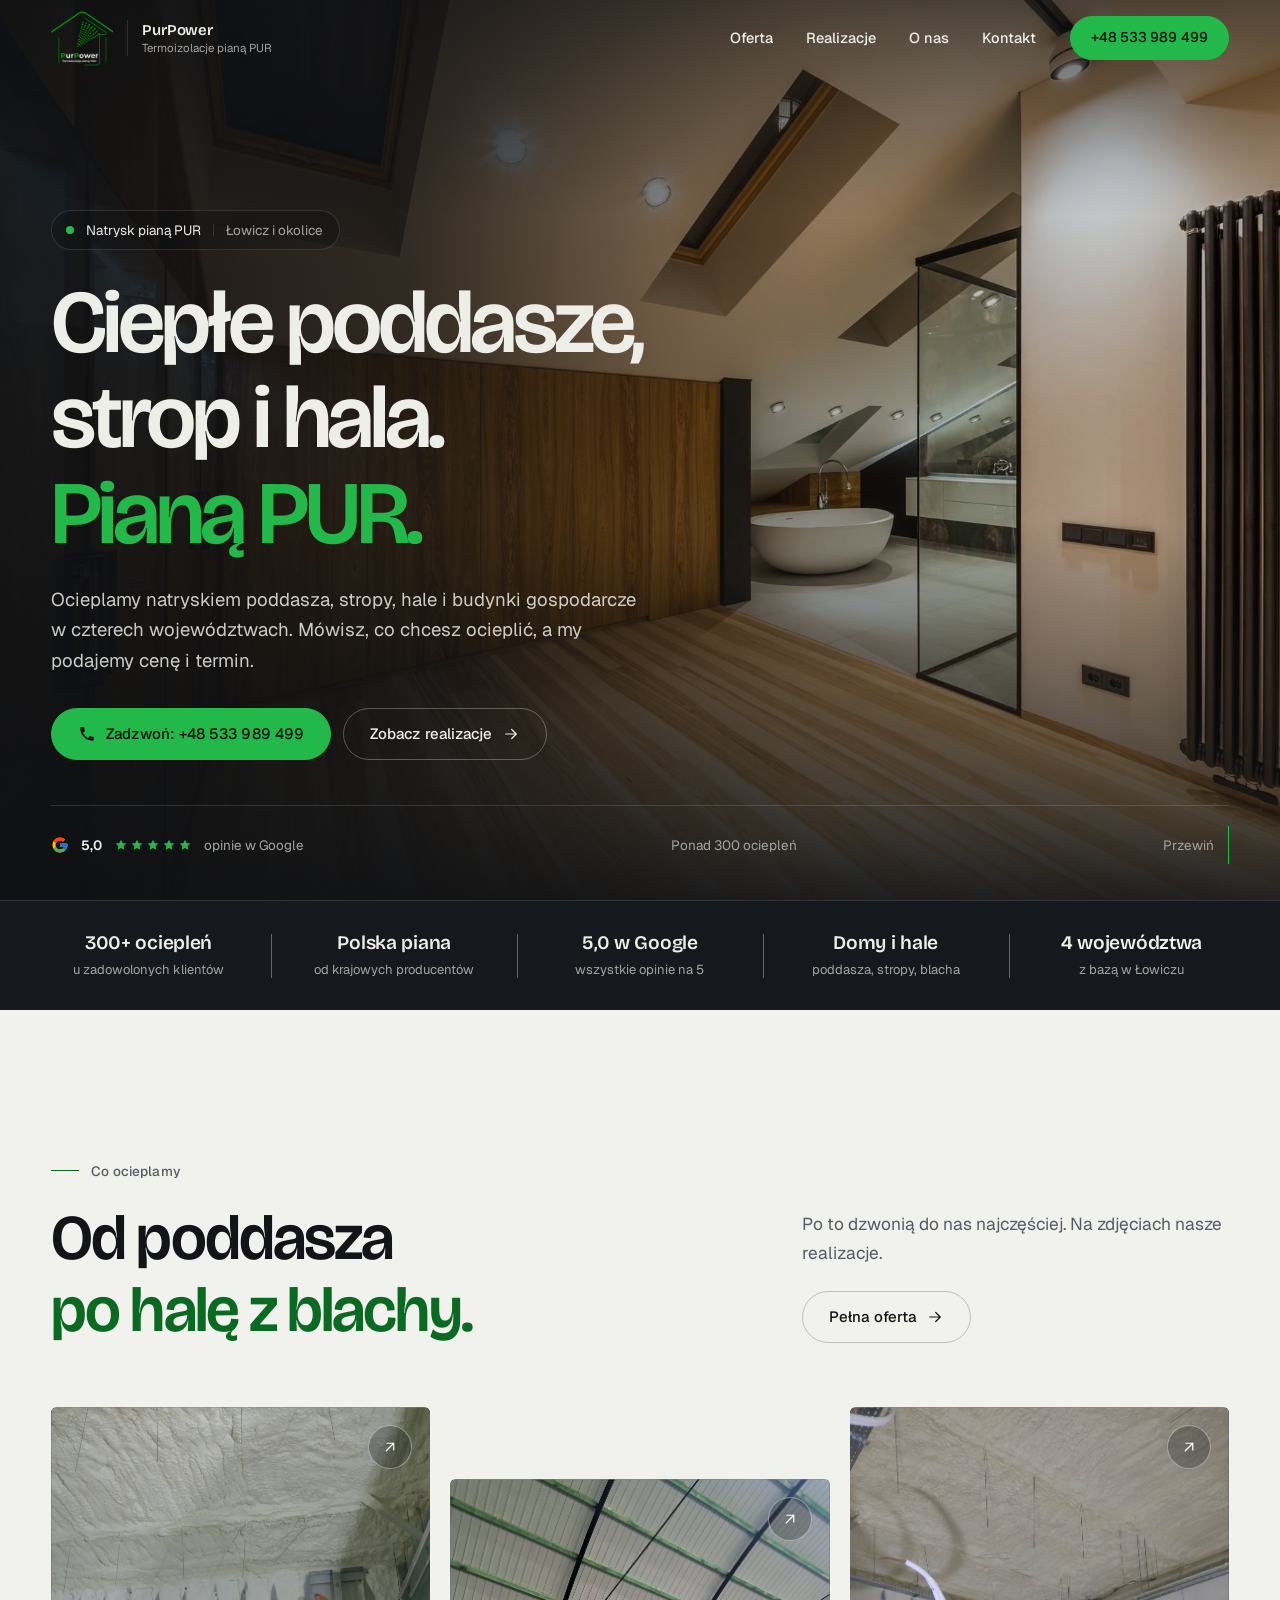
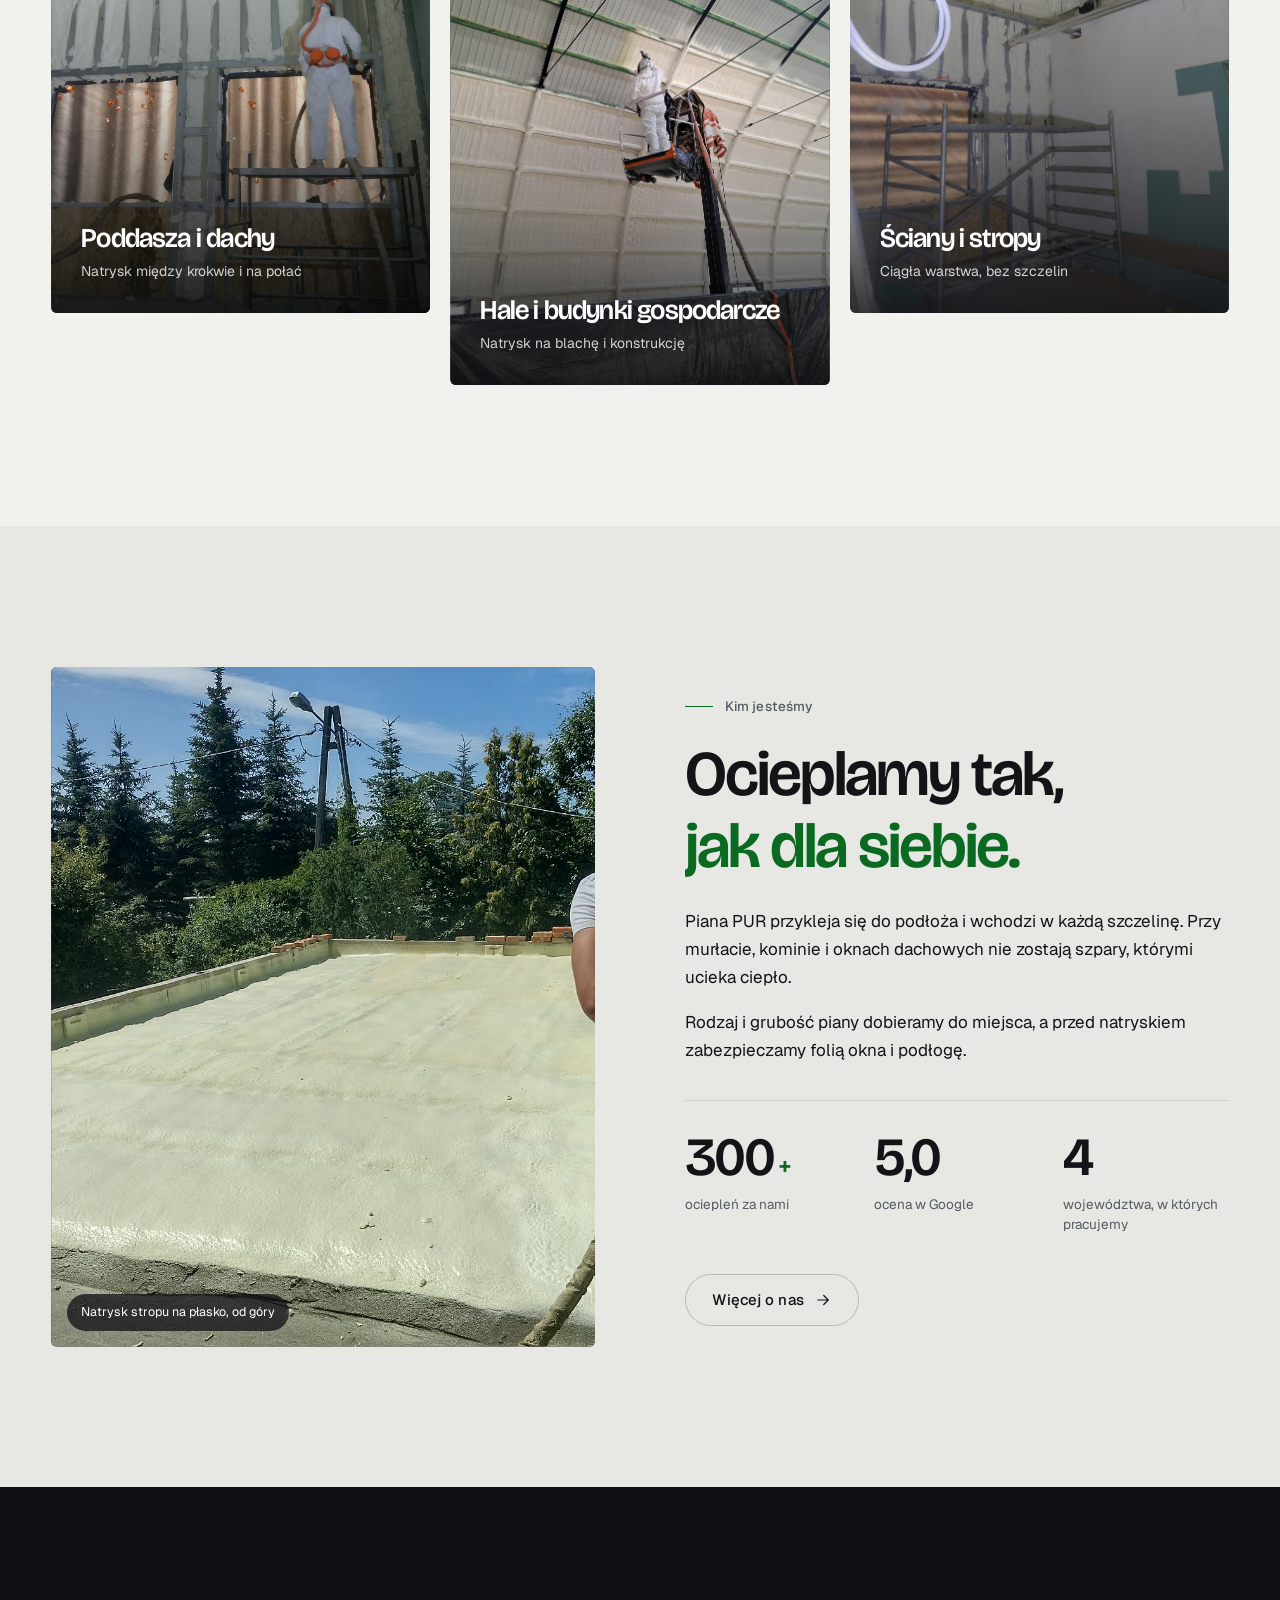
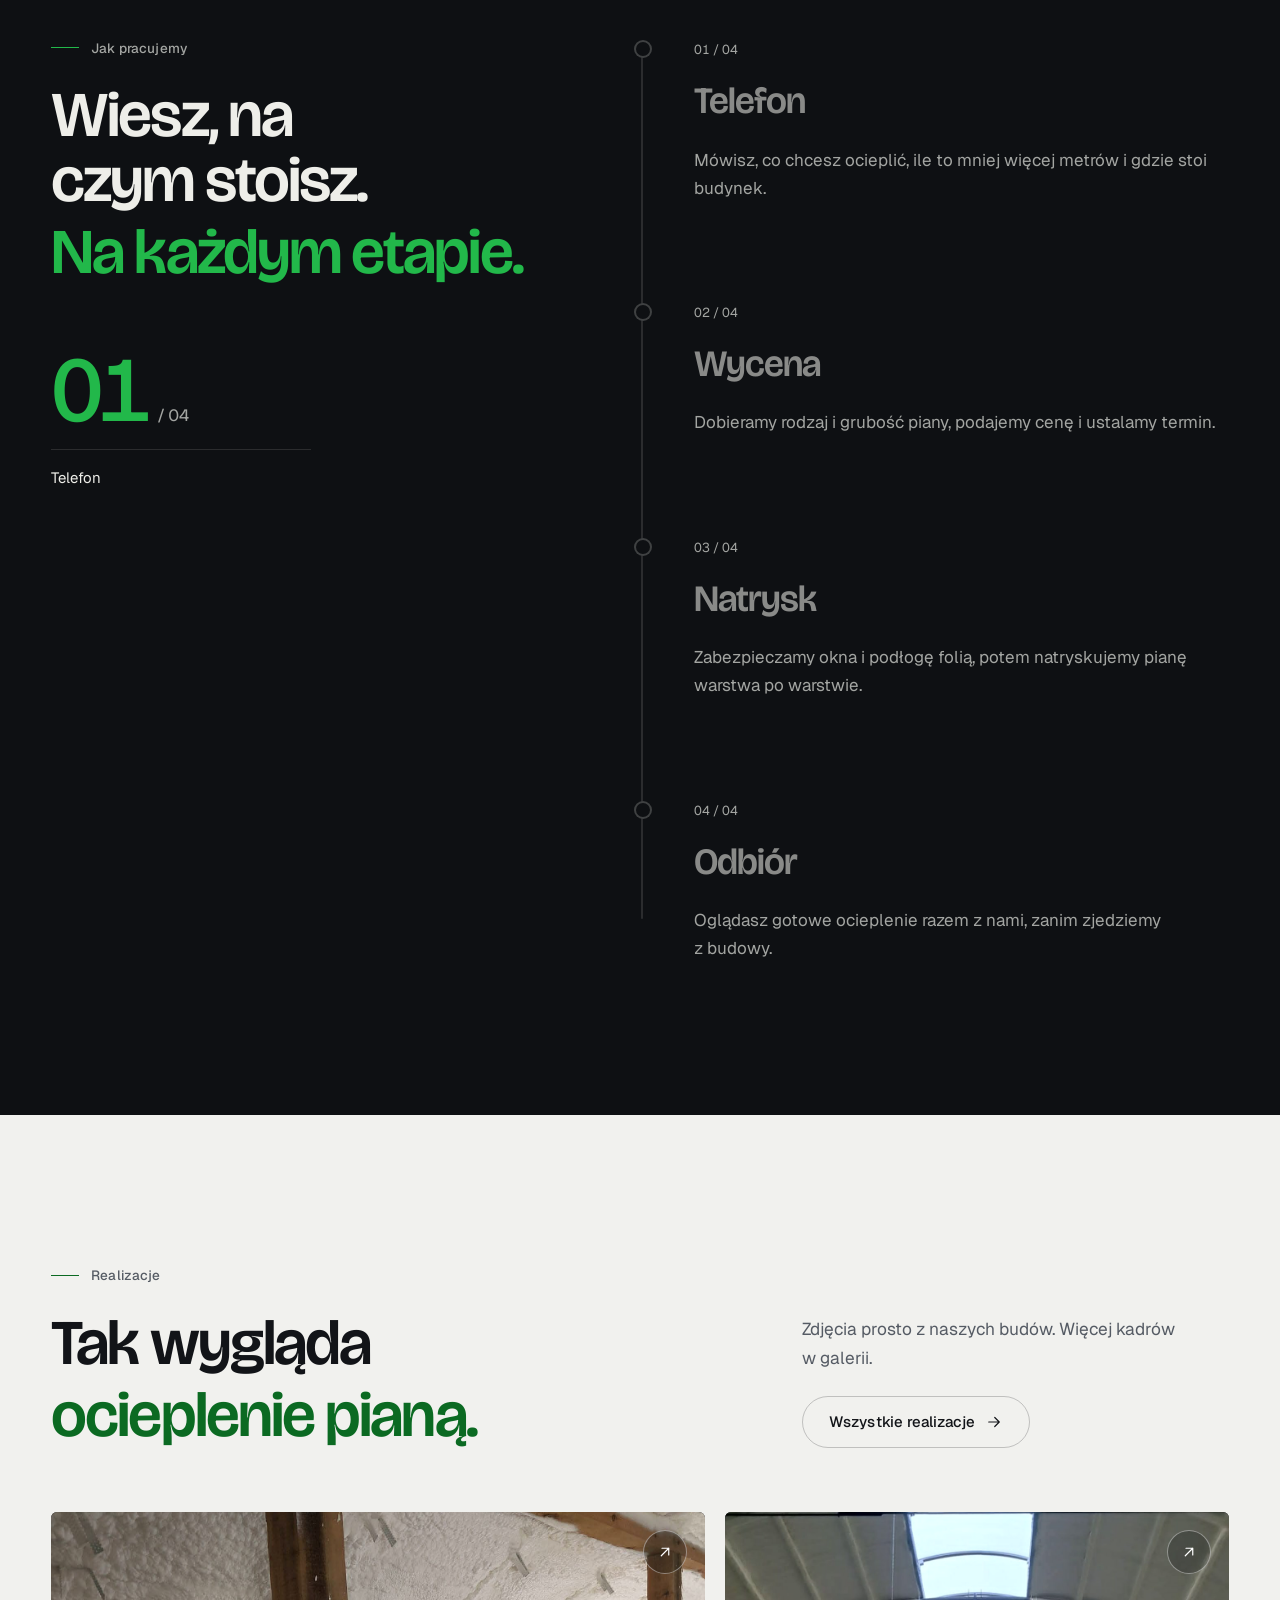
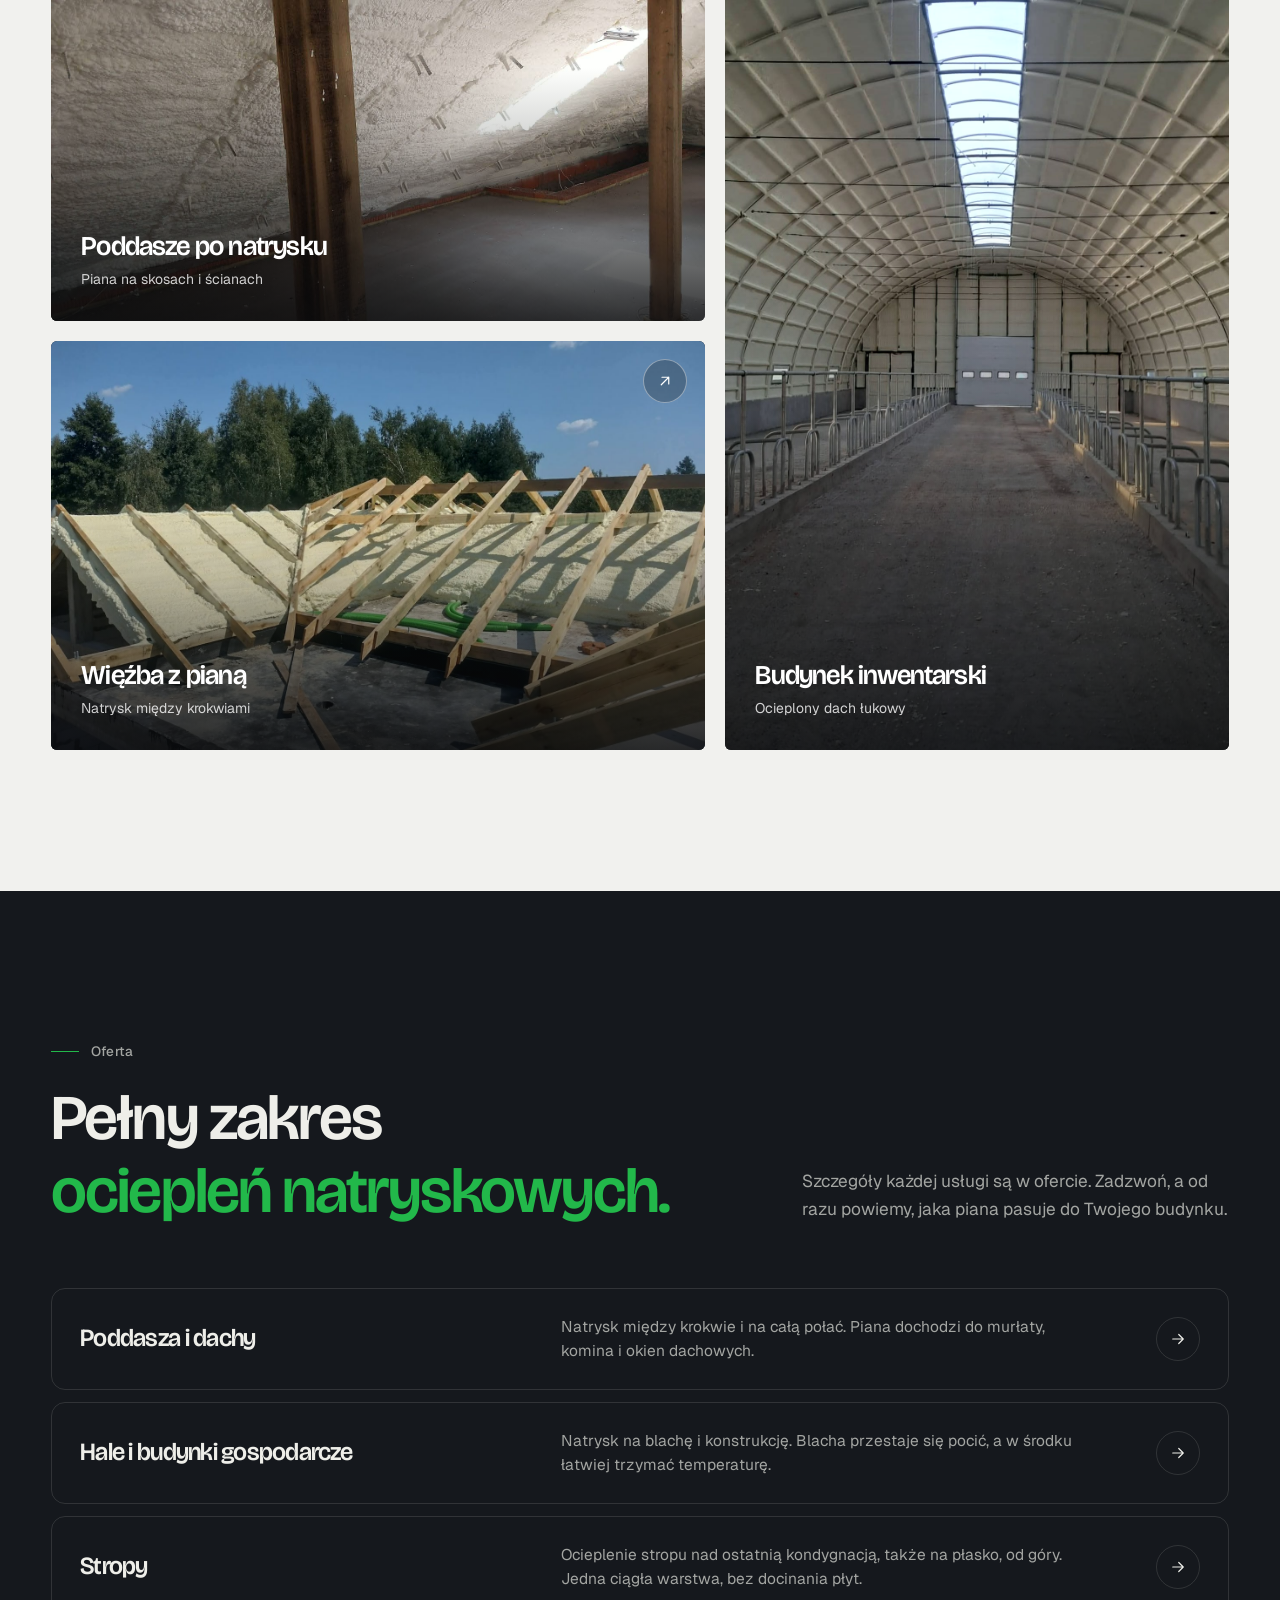
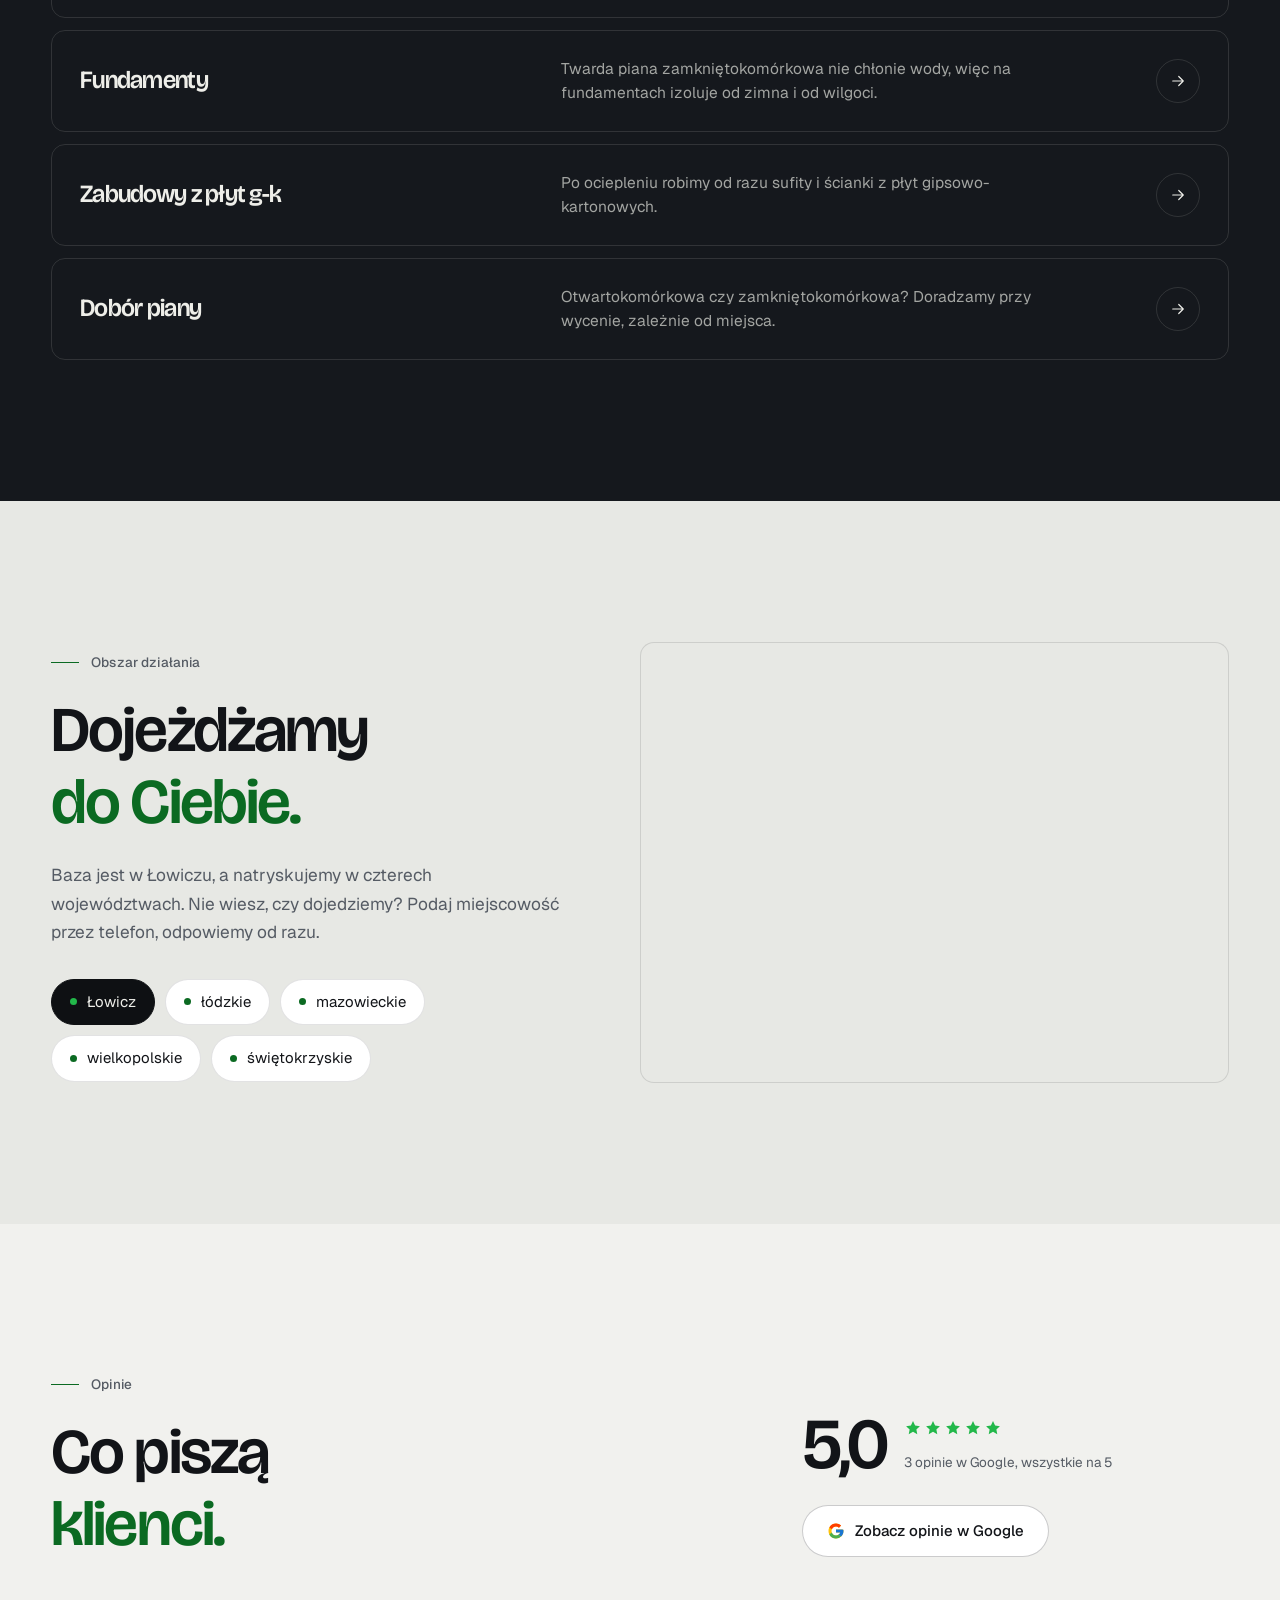
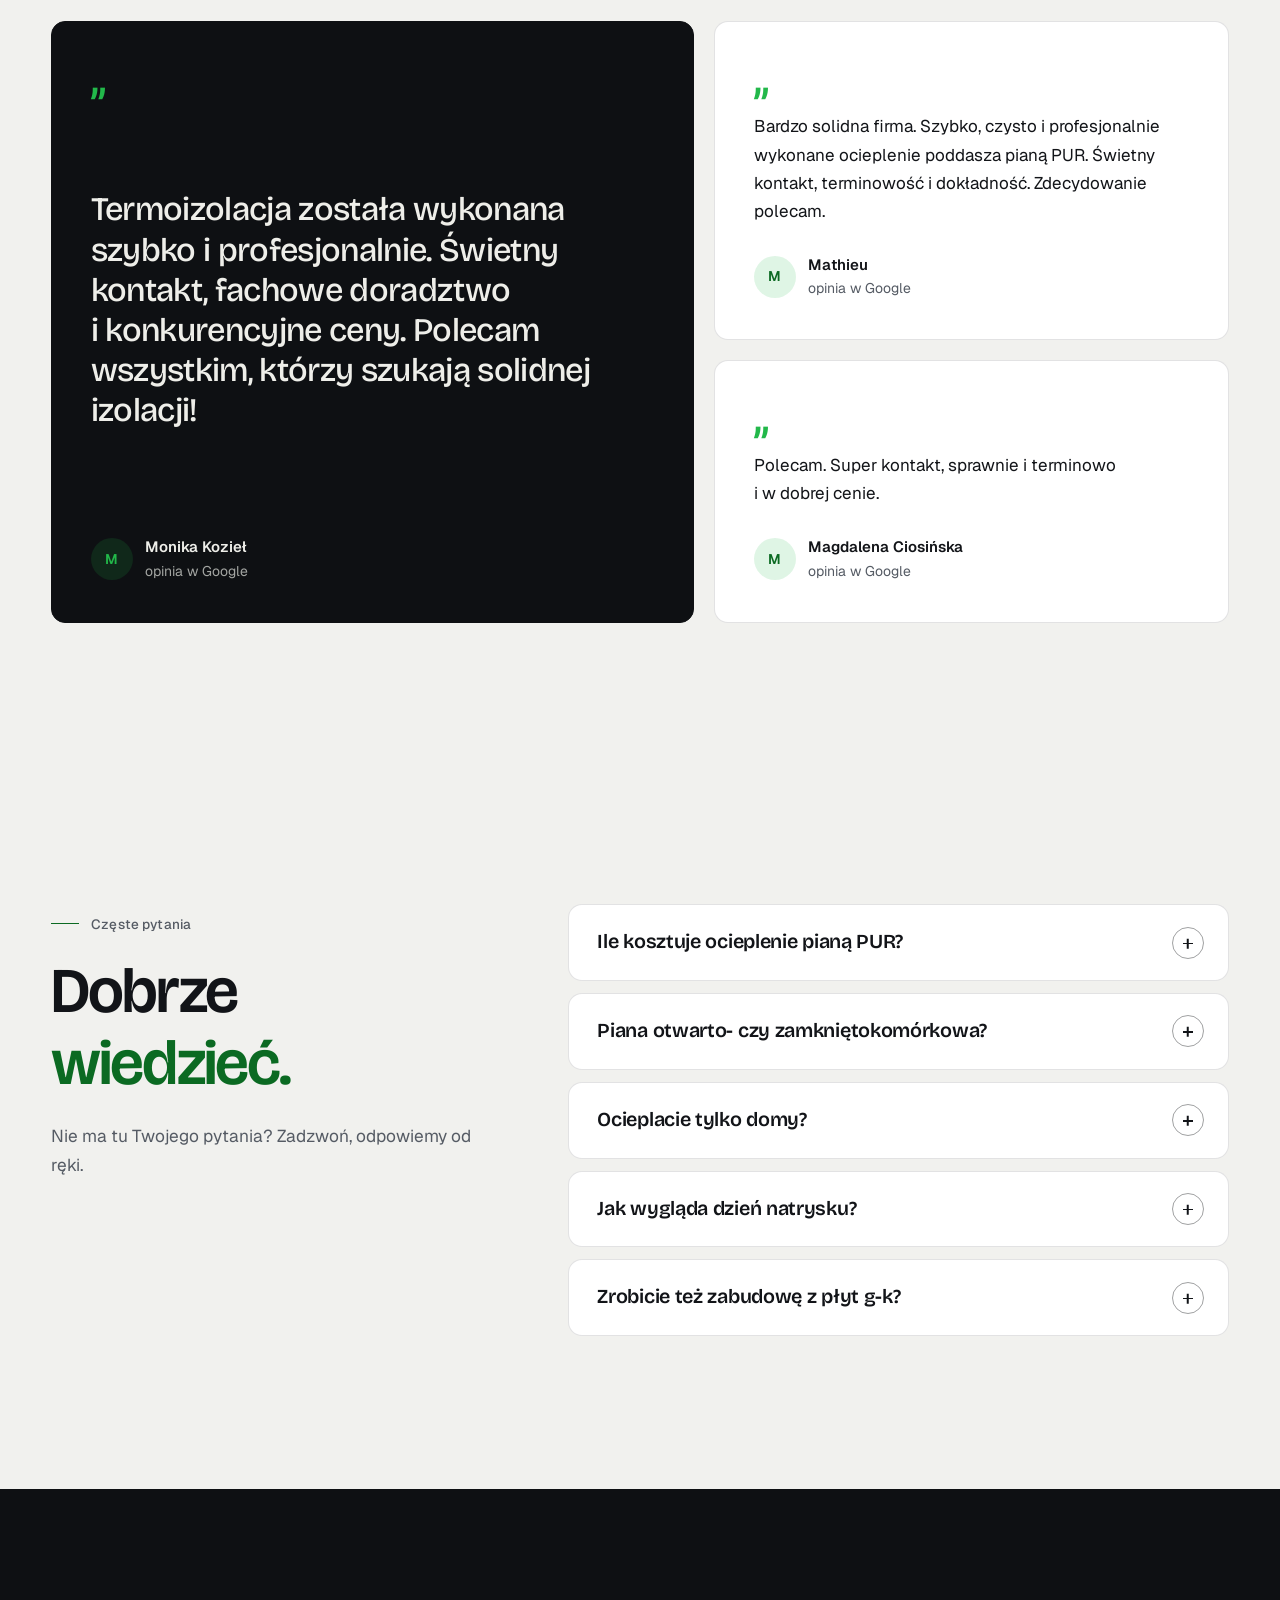
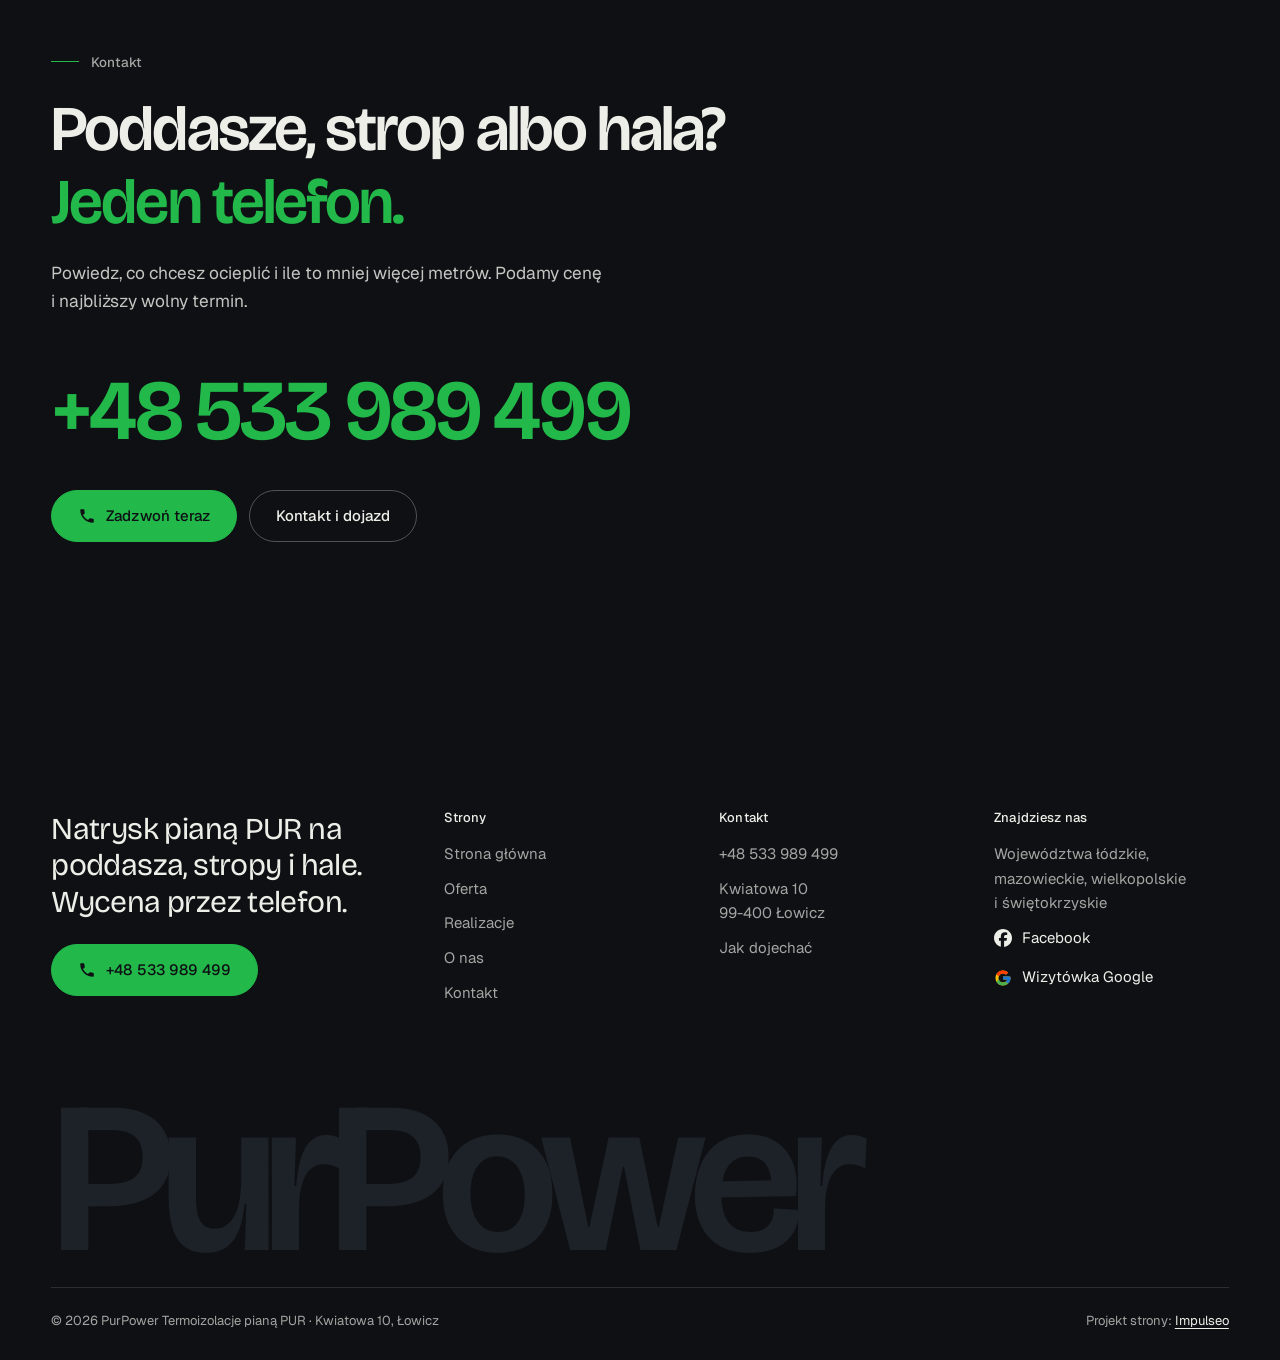
<file: index.html>
<!DOCTYPE html>
<html lang="pl">
<head>
<meta charset="UTF-8">
<meta name="viewport" content="width=device-width, initial-scale=1.0">
<title>PurPower - ocieplanie pianą PUR Łowicz | poddasza, stropy, hale</title>
<meta name="description" content="PurPower z Łowicza: natrysk pianą PUR na poddasza, stropy, hale, budynki gospodarcze i fundamenty. Ponad 300 ociepleń, polska piana. Wycena przez telefon: +48 533 989 499.">
<link rel="canonical" href="https://impulseo-pl.github.io/purpower-termoizolacje-piana-pur/">
<meta name="robots" content="noindex, nofollow">
<meta name="theme-color" content="#0E1013">
<meta property="og:type" content="website">
<meta property="og:locale" content="pl_PL">
<meta property="og:site_name" content="PurPower Termoizolacje pianą PUR">
<meta property="og:title" content="PurPower - ocieplanie pianą PUR Łowicz | poddasza, stropy, hale">
<meta property="og:description" content="PurPower z Łowicza: natrysk pianą PUR na poddasza, stropy, hale, budynki gospodarcze i fundamenty. Ponad 300 ociepleń, polska piana. Wycena przez telefon: +48 533 989 499.">
<meta property="og:url" content="https://impulseo-pl.github.io/purpower-termoizolacje-piana-pur/">
<meta property="og:image" content="https://impulseo-pl.github.io/purpower-termoizolacje-piana-pur/img/og.jpg">
<meta property="og:image:width" content="1200">
<meta property="og:image:height" content="630">
<meta name="twitter:card" content="summary_large_image">
<script type="application/ld+json">{"@context": "https://schema.org", "@type": "HomeAndConstructionBusiness", "name": "PurPower Termoizolacje pianą PUR", "url": "https://impulseo-pl.github.io/purpower-termoizolacje-piana-pur/", "telephone": "+48533989499", "image": "https://impulseo-pl.github.io/purpower-termoizolacje-piana-pur/img/og.jpg", "address": {"@type": "PostalAddress", "streetAddress": "Kwiatowa 10", "postalCode": "99-400", "addressLocality": "Łowicz", "addressCountry": "PL"}, "areaServed": ["województwo łódzkie", "województwo mazowieckie", "województwo wielkopolskie", "województwo świętokrzyskie"], "aggregateRating": {"@type": "AggregateRating", "ratingValue": "5.0", "reviewCount": "3"}, "sameAs": ["https://maps.google.com/?cid=11678616191326609579", "https://www.facebook.com/p/PurPower-Termoizolacje-pian%C4%85-PUR-61572513027092/"]}</script>
<script>(function(){var d=document.documentElement;d.classList.add('js');try{if(!window.matchMedia('(prefers-reduced-motion: reduce)').matches)d.classList.add('anim');}catch(e){}setTimeout(function(){if(!d.classList.contains('anim-ok'))d.classList.remove('anim');},3500);})();</script>
<script>(function(){try{var d=document.documentElement,q=/[?&]intro/.test(location.search);if(!q&&window.matchMedia&&matchMedia('(prefers-reduced-motion: reduce)').matches)return;if(!q&&sessionStorage.getItem('purpower_intro'))return;sessionStorage.setItem('purpower_intro','1');d.classList.add('intro-on');setTimeout(function(){d.classList.remove('intro-on','intro-gra','intro-out');d.classList.add('hero-go')},4600);}catch(e){}})();</script>
<link rel="preload" as="image" href="img/hero.jpg" fetchpriority="high">
<link rel="preconnect" href="https://fonts.googleapis.com">
<link rel="preconnect" href="https://fonts.gstatic.com" crossorigin>
<link href="https://fonts.googleapis.com/css2?family=Bricolage+Grotesque:opsz,wght@12..96,400..700&family=Geist:wght@400..600&display=swap" rel="stylesheet">
<link rel="stylesheet" href="assets/styles.css?v=20261030a">
<script src="assets/lenis.min.js?v=1.1.20" defer></script>
<script src="assets/main.js?v=20261030a" defer></script>
</head>
<body>
<a class="skip" href="#tresc">Przejdź do treści</a>
<header class="site-head">
<div class="intro" aria-hidden="true"><span class="intro-line"><i></i></span><span class="intro-meta">natrysk pianą PUR · Łowicz</span></div><div class="head-in">
  <a class="brand" href="index.html" aria-label="PurPower - strona główna">
    <span class="znak"><img class="wm logo-img" src="img/logo-ciemne.png" alt="PurPower Termoizolacje pianą PUR" width="600" height="534" decoding="async"></span>
    <span class="brand-sub"><b>PurPower</b><br>Termoizolacje pianą PUR</span>
  </a>
  <nav class="nav-links" aria-label="Menu główne">
    <a class="nl" href="oferta.html">Oferta</a><a class="nl" href="realizacje.html">Realizacje</a><a class="nl" href="o-nas.html">O&nbsp;nas</a><a class="nl" href="kontakt.html">Kontakt</a>
    <a class="btn btn-pur nav-cta" href="tel:+48533989499">+48 533 989 499</a>
  </nav>
  <button class="burger" type="button" aria-label="Otwórz menu" aria-expanded="false" aria-controls="mnav"><span></span><span></span></button>
</div>
</header>
<script>(function(){var d=document.documentElement;if(!d.classList.contains('intro-on'))return;
var wyszlo=false,koniec=false,t0=Date.now();
function heroGotowe(){var im=document.querySelector('.hero-media img');return !!(im&&im.complete&&im.naturalWidth>0);}
function sprzataj(){if(koniec)return;koniec=true;d.classList.add('hero-go');d.classList.remove('intro-on','intro-gra','intro-out');
['--i-w','--i-h','--i-px','--i-py','--i-zmniejsz','--i-baza-w','--i-baza-h'].forEach(function(k){d.style.removeProperty(k);});
try{document.dispatchEvent(new Event('wejscie:koniec'));}catch(e){}}
function wyjdz(){if(wyszlo||koniec)return;wyszlo=true;d.classList.add('intro-out');setTimeout(function(){d.classList.add('hero-go');},240);setTimeout(sprzataj,880);}
function moze(){if(wyszlo||koniec)return;var t=Date.now()-t0;if(t>=1240&&(heroGotowe()||t>=1700))wyjdz();else setTimeout(moze,60);}
try{var znak=document.querySelector('.brand .znak'),wm=znak&&znak.querySelector('.wm');if(!wm){sprzataj();return;}
znak.classList.add('mierze');var r=wm.getBoundingClientRect();znak.classList.remove('mierze');
if(!r.width||!r.height){sprzataj();return;}
var W=window.innerWidth,H=window.innerHeight,cel=W<680?Math.min(W*0.5,220):Math.min(W*0.24,340);cel=Math.max(r.width,cel);
var u=function(k,v){d.style.setProperty(k,v);};
u('--i-w',Math.round(cel)+'px');u('--i-h',Math.round(cel*r.height/r.width)+'px');u('--i-zmniejsz',(r.width/cel).toFixed(4));
u('--i-px',Math.round(r.left+r.width/2-W/2)+'px');u('--i-py',Math.round(r.top+r.height/2-H/2)+'px');
u('--i-baza-w',Math.round(r.width)+'px');u('--i-baza-h',Math.round(r.height)+'px');
requestAnimationFrame(function(){requestAnimationFrame(function(){d.classList.add('intro-gra');t0=Date.now();moze();});});
['wheel','touchstart','keydown','pointerdown'].forEach(function(ev){window.addEventListener(ev,function(){sprzataj();},{once:true,passive:true});});
setTimeout(sprzataj,3900);
}catch(e){sprzataj();}})();</script>
<div class="mnav" id="mnav">
  <div class="mnav-in">
    <a class="ml" href="index.html" aria-current="page">Strona główna</a><a class="ml" href="oferta.html">Oferta</a><a class="ml" href="realizacje.html">Realizacje</a><a class="ml" href="o-nas.html">O&nbsp;nas</a><a class="ml" href="kontakt.html">Kontakt</a>
    <div class="mnav-foot">
      <span>Wycena przez telefon, Łowicz i&nbsp;okolice</span>
      <a class="btn btn-pur" href="tel:+48533989499"><svg class="ico" width="16" height="16" viewBox="0 0 24 24" fill="none" aria-hidden="true"><path d="M6.6 10.8a15.5 15.5 0 0 0 6.6 6.6l2.2-2.2a1 1 0 0 1 1-.24 11.4 11.4 0 0 0 3.6.58 1 1 0 0 1 1 1V20a1 1 0 0 1-1 1A17 17 0 0 1 3 4a1 1 0 0 1 1-1h3.5a1 1 0 0 1 1 1c0 1.25.2 2.46.58 3.6a1 1 0 0 1-.25 1l-2.23 2.2Z" fill="currentColor"/></svg>+48 533 989 499</a>
    </div>
  </div>
</div>
<main id="tresc">

<section class="hero">
  <div class="hero-media"><img src="img/hero.jpg" alt="Wykończone, ciepłe poddasze z oknami dachowymi i drewnianą zabudową" width="1880" height="1255" decoding="async" fetchpriority="high"></div>
  <div class="hero-in">
    <p class="hero-tag up" style="--d:0"><span class="live" aria-hidden="true"></span>Natrysk pianą PUR<span class="sep" aria-hidden="true"></span><span class="muted">Łowicz i&nbsp;okolice</span></p>
    <h1><span class="ln"><span class="ln-i" style="--k:0">Ciepłe poddasze,</span></span><span class="ln"><span class="ln-i" style="--k:1">strop i&nbsp;hala.</span></span><span class="ln"><span class="ln-i" style="--k:2"><em>Pianą PUR.</em></span></span></h1>
    <p class="hero-lead up" style="--d:380">Ocieplamy natryskiem poddasza, stropy, hale i&nbsp;budynki gospodarcze w&nbsp;czterech województwach. Mówisz, co chcesz ocieplić, a&nbsp;my podajemy cenę i&nbsp;termin.</p>
    <div class="hero-ctas up" style="--d:500">
      <a class="btn btn-pur" href="tel:+48533989499"><svg class="ico" width="16" height="16" viewBox="0 0 24 24" fill="none" aria-hidden="true"><path d="M6.6 10.8a15.5 15.5 0 0 0 6.6 6.6l2.2-2.2a1 1 0 0 1 1-.24 11.4 11.4 0 0 0 3.6.58 1 1 0 0 1 1 1V20a1 1 0 0 1-1 1A17 17 0 0 1 3 4a1 1 0 0 1 1-1h3.5a1 1 0 0 1 1 1c0 1.25.2 2.46.58 3.6a1 1 0 0 1-.25 1l-2.23 2.2Z" fill="currentColor"/></svg>Zadzwoń: +48 533 989 499</a>
      <a class="btn btn-ghost" href="realizacje.html">Zobacz realizacje<svg class="ico arr" width="18" height="18" viewBox="0 0 24 24" fill="none" stroke="currentColor" stroke-width="1.6" stroke-linecap="round" stroke-linejoin="round" aria-hidden="true"><path d="M5 12h14M13 6l6 6-6 6"/></svg></a>
    </div>
    <div class="hero-foot up" style="--d:640">
      <span class="rate"><svg class="g-logo" viewBox="0 0 48 48" aria-hidden="true"><path fill="#FFC107" d="M43.6 20.5H42V20H24v8h11.3C33.7 32.7 29.2 36 24 36c-6.6 0-12-5.4-12-12s5.4-12 12-12c3.1 0 5.8 1.2 7.9 3.1l5.7-5.7C34 6.1 29.3 4 24 4 12.9 4 4 12.9 4 24s8.9 20 20 20 20-8.9 20-20c0-1.3-.1-2.4-.4-3.5z"/><path fill="#FF3D00" d="m6.3 14.7 6.6 4.8C14.7 15.1 19 12 24 12c3.1 0 5.8 1.2 7.9 3.1l5.7-5.7C34 6.1 29.3 4 24 4 16.3 4 9.7 8.3 6.3 14.7z"/><path fill="#4CAF50" d="M24 44c5.2 0 9.9-2 13.4-5.2l-6.2-5.2A11.9 11.9 0 0 1 24 36c-5.2 0-9.6-3.3-11.3-7.9l-6.5 5C9.5 39.6 16.2 44 24 44z"/><path fill="#1976D2" d="M43.6 20.5H42V20H24v8h11.3a12 12 0 0 1-4.1 5.6l6.2 5.2C37 39.2 44 34 44 24c0-1.3-.1-2.4-.4-3.5z"/></svg><b>5,0</b><span class="stars" aria-label="Ocena 5 na 5"><svg viewBox="0 0 24 24" aria-hidden="true"><path fill="currentColor" d="M12 2.8l2.8 5.9 6.4.8-4.7 4.4 1.2 6.3L12 17.1l-5.7 3.1 1.2-6.3L2.8 9.5l6.4-.8z"/></svg><svg viewBox="0 0 24 24" aria-hidden="true"><path fill="currentColor" d="M12 2.8l2.8 5.9 6.4.8-4.7 4.4 1.2 6.3L12 17.1l-5.7 3.1 1.2-6.3L2.8 9.5l6.4-.8z"/></svg><svg viewBox="0 0 24 24" aria-hidden="true"><path fill="currentColor" d="M12 2.8l2.8 5.9 6.4.8-4.7 4.4 1.2 6.3L12 17.1l-5.7 3.1 1.2-6.3L2.8 9.5l6.4-.8z"/></svg><svg viewBox="0 0 24 24" aria-hidden="true"><path fill="currentColor" d="M12 2.8l2.8 5.9 6.4.8-4.7 4.4 1.2 6.3L12 17.1l-5.7 3.1 1.2-6.3L2.8 9.5l6.4-.8z"/></svg><svg viewBox="0 0 24 24" aria-hidden="true"><path fill="currentColor" d="M12 2.8l2.8 5.9 6.4.8-4.7 4.4 1.2 6.3L12 17.1l-5.7 3.1 1.2-6.3L2.8 9.5l6.4-.8z"/></svg></span><span>opinie w&nbsp;Google</span></span>
      <span>Ponad 300 ociepleń</span>
      <span class="cue" aria-hidden="true">Przewiń<span class="cue-line"><i></i></span></span>
    </div>
  </div>
</section>

<section class="strip" aria-label="Najważniejsze w skrócie">
  <div class="strip-in">
    <div class="strip-it"><div class="k">300+ ociepleń</div><div class="v">u&nbsp;zadowolonych klientów</div></div>
    <div class="strip-it"><div class="k">Polska piana</div><div class="v">od krajowych producentów</div></div>
    <div class="strip-it"><div class="k">5,0 w&nbsp;Google</div><div class="v">wszystkie opinie na 5</div></div>
    <div class="strip-it"><div class="k">Domy i&nbsp;hale</div><div class="v">poddasza, stropy, blacha</div></div>
    <div class="strip-it"><div class="k">4 województwa</div><div class="v">z&nbsp;bazą w&nbsp;Łowiczu</div></div>
  </div>
</section>

<section class="sec" id="uslugi">
  <div class="wrap">
    <div class="sec-head">
      <div>
        <p class="eyebrow rv">Co ocieplamy</p>
        <h2 class="h2 rv rv-h"><span class="ln"><span class="ln-i" style="--k:0">Od poddasza</span></span><span class="ln"><span class="ln-i" style="--k:1"><em>po halę z&nbsp;blachy.</em></span></span></h2>
      </div>
      <div class="side rv" style="--d:120">
        <p class="lead">Po to dzwonią do nas najczęściej. Na zdjęciach nasze realizacje.</p>
        <a class="btn btn-ghost" href="oferta.html">Pełna oferta<svg class="ico arr" width="18" height="18" viewBox="0 0 24 24" fill="none" stroke="currentColor" stroke-width="1.6" stroke-linecap="round" stroke-linejoin="round" aria-hidden="true"><path d="M5 12h14M13 6l6 6-6 6"/></svg></a>
      </div>
    </div>
    <div class="tiles-3">
      <a class="tile rv-img rv" style="--d:0" href="oferta.html#poddasza">
        <img src="img/g2.jpg" alt="Natrysk pianą PUR na ściany i skosy poddasza - realizacja PurPower" width="1434" height="1956" decoding="async">
        <span class="go" aria-hidden="true"><svg class="ico" width="18" height="18" viewBox="0 0 24 24" fill="none" stroke="currentColor" stroke-width="1.6" stroke-linecap="round" stroke-linejoin="round" aria-hidden="true"><path d="M7 17 17 7M8 7h9v9"/></svg></span>
        <span class="tile-cap"><h3>Poddasza i&nbsp;dachy</h3><span>Natrysk między krokwie i&nbsp;na połać</span></span>
      </a><a class="tile rv-img rv" style="--d:120" href="oferta.html#hale">
        <img src="img/g4.jpg" alt="Natrysk pianą PUR w hali łukowej z podnośnika - realizacja PurPower" width="1530" height="2040" decoding="async">
        <span class="go" aria-hidden="true"><svg class="ico" width="18" height="18" viewBox="0 0 24 24" fill="none" stroke="currentColor" stroke-width="1.6" stroke-linecap="round" stroke-linejoin="round" aria-hidden="true"><path d="M7 17 17 7M8 7h9v9"/></svg></span>
        <span class="tile-cap"><h3>Hale i&nbsp;budynki gospodarcze</h3><span>Natrysk na blachę i&nbsp;konstrukcję</span></span>
      </a><a class="tile rv-img rv" style="--d:240" href="oferta.html#stropy">
        <img src="img/g7.jpg" alt="Natrysk pianą PUR na ścianę szczytową poddasza - realizacja PurPower" width="1538" height="2048" decoding="async">
        <span class="go" aria-hidden="true"><svg class="ico" width="18" height="18" viewBox="0 0 24 24" fill="none" stroke="currentColor" stroke-width="1.6" stroke-linecap="round" stroke-linejoin="round" aria-hidden="true"><path d="M7 17 17 7M8 7h9v9"/></svg></span>
        <span class="tile-cap"><h3>Ściany i&nbsp;stropy</h3><span>Ciągła warstwa, bez szczelin</span></span>
      </a>
    </div>
  </div>
</section>

<section class="sec paper-2">
  <div class="wrap about">
    <figure class="fig rv-img rv">
      <img src="img/about.jpg" alt="Natrysk pianą PUR na strop płaski - realizacja PurPower" width="1600" height="1202" decoding="async" data-plx="36" style="height:112%;margin-top:-6%">
      <figcaption class="fig-tag">Natrysk stropu na płasko, od góry</figcaption>
    </figure>
    <div>
      <p class="eyebrow rv">Kim jesteśmy</p>
      <h2 class="h2 rv rv-h"><span class="ln"><span class="ln-i" style="--k:0">Ocieplamy tak,</span></span><span class="ln"><span class="ln-i" style="--k:1"><em>jak dla siebie.</em></span></span></h2>
      <p class="rv" style="--d:100;margin-top:28px">Piana PUR przykleja się do podłoża i&nbsp;wchodzi w&nbsp;każdą szczelinę. Przy murłacie, kominie i&nbsp;oknach dachowych nie zostają szpary, którymi ucieka ciepło.</p>
      <p class="rv" style="--d:160">Rodzaj i&nbsp;grubość piany dobieramy do miejsca, a&nbsp;przed natryskiem zabezpieczamy folią okna i&nbsp;podłogę.</p>
      <div class="stats rv" style="--d:200">
        <div class="stat"><b><span class="num" data-to="300">300</span><small>+</small></b><span>ociepleń za nami</span></div>
        <div class="stat"><b><span class="num" data-to="5,0">5,0</span></b><span>ocena w&nbsp;Google</span></div>
        <div class="stat"><b><span class="num" data-to="4">4</span></b><span>województwa, w&nbsp;których pracujemy</span></div>
      </div>
      <a class="btn btn-ghost rv" style="--d:240" href="o-nas.html">Więcej o&nbsp;nas<svg class="ico arr" width="18" height="18" viewBox="0 0 24 24" fill="none" stroke="currentColor" stroke-width="1.6" stroke-linecap="round" stroke-linejoin="round" aria-hidden="true"><path d="M5 12h14M13 6l6 6-6 6"/></svg></a>
    </div>
  </div>
</section>

<section class="proces proces-os sec">
  <div class="wrap proc-grid">
    <div class="proc-side">
      <p class="eyebrow rv">Jak pracujemy</p>
      <h2 class="h2 rv rv-h"><span class="ln"><span class="ln-i" style="--k:0">Wiesz, na czym stoisz.</span></span><span class="ln"><span class="ln-i" style="--k:1"><em>Na każdym etapie.</em></span></span></h2>
      <div class="proc-count rv" style="--d:160" aria-hidden="true"><b>01</b><span>/ 04</span></div>
      <p class="proc-now rv" style="--d:200" aria-hidden="true">Telefon</p>
    </div>
    <div class="proc-steps">
      <span class="wire" aria-hidden="true"><i></i></span>
      <ol class="proc-ol"><li class="step" data-nazwa="Telefon">
          <span class="no">01 / 04</span>
          <h3>Telefon</h3>
          <p>Mówisz, co chcesz ocieplić, ile to mniej więcej metrów i&nbsp;gdzie stoi budynek.</p>
        </li><li class="step" data-nazwa="Wycena">
          <span class="no">02 / 04</span>
          <h3>Wycena</h3>
          <p>Dobieramy rodzaj i&nbsp;grubość piany, podajemy cenę i&nbsp;ustalamy termin.</p>
        </li><li class="step" data-nazwa="Natrysk">
          <span class="no">03 / 04</span>
          <h3>Natrysk</h3>
          <p>Zabezpieczamy okna i&nbsp;podłogę folią, potem natryskujemy pianę warstwa po warstwie.</p>
        </li><li class="step" data-nazwa="Odbiór">
          <span class="no">04 / 04</span>
          <h3>Odbiór</h3>
          <p>Oglądasz gotowe ocieplenie razem z&nbsp;nami, zanim zjedziemy z&nbsp;budowy.</p>
        </li></ol>
    </div>
  </div>
</section>

<section class="sec">
  <div class="wrap">
    <div class="sec-head">
      <div>
        <p class="eyebrow rv">Realizacje</p>
        <h2 class="h2 rv rv-h"><span class="ln"><span class="ln-i" style="--k:0">Tak wygląda</span></span><span class="ln"><span class="ln-i" style="--k:1"><em>ocieplenie pianą.</em></span></span></h2>
      </div>
      <div class="side rv" style="--d:120">
        <p class="lead">Zdjęcia prosto z&nbsp;naszych budów. Więcej kadrów w&nbsp;galerii.</p>
        <a class="btn btn-ghost" href="realizacje.html">Wszystkie realizacje<svg class="ico arr" width="18" height="18" viewBox="0 0 24 24" fill="none" stroke="currentColor" stroke-width="1.6" stroke-linecap="round" stroke-linejoin="round" aria-hidden="true"><path d="M5 12h14M13 6l6 6-6 6"/></svg></a>
      </div>
    </div>
    <div class="gal-3">
      <a class="tile rv-img rv" style="--d:0" href="realizacje.html">
        <img src="img/g1.jpg" alt="Poddasze po natrysku pianą PUR - realizacja PurPower" width="1600" height="1084" loading="lazy" decoding="async">
        <span class="go" aria-hidden="true"><svg class="ico" width="18" height="18" viewBox="0 0 24 24" fill="none" stroke="currentColor" stroke-width="1.6" stroke-linecap="round" stroke-linejoin="round" aria-hidden="true"><path d="M7 17 17 7M8 7h9v9"/></svg></span>
        <span class="tile-cap"><h3>Poddasze po natrysku</h3><span>Piana na skosach i&nbsp;ścianach</span></span>
      </a><a class="tile rv-img rv" style="--d:120" href="realizacje.html">
        <img src="img/g8.jpg" alt="Ocieplony budynek inwentarski z dachem łukowym - realizacja PurPower" width="1480" height="1988" loading="lazy" decoding="async">
        <span class="go" aria-hidden="true"><svg class="ico" width="18" height="18" viewBox="0 0 24 24" fill="none" stroke="currentColor" stroke-width="1.6" stroke-linecap="round" stroke-linejoin="round" aria-hidden="true"><path d="M7 17 17 7M8 7h9v9"/></svg></span>
        <span class="tile-cap"><h3>Budynek inwentarski</h3><span>Ocieplony dach łukowy</span></span>
      </a><a class="tile rv-img rv" style="--d:240" href="realizacje.html">
        <img src="img/g3.jpg" alt="Więźba dachowa z pianą PUR między krokwiami - realizacja PurPower" width="1502" height="1086" loading="lazy" decoding="async">
        <span class="go" aria-hidden="true"><svg class="ico" width="18" height="18" viewBox="0 0 24 24" fill="none" stroke="currentColor" stroke-width="1.6" stroke-linecap="round" stroke-linejoin="round" aria-hidden="true"><path d="M7 17 17 7M8 7h9v9"/></svg></span>
        <span class="tile-cap"><h3>Więźba z&nbsp;pianą</h3><span>Natrysk między krokwiami</span></span>
      </a>
    </div>
  </div>
</section>

<section class="sec dark-2" id="oferta">
  <div class="wrap">
    <div class="sec-head">
      <div>
        <p class="eyebrow rv">Oferta</p>
        <h2 class="h2 rv rv-h"><span class="ln"><span class="ln-i" style="--k:0">Pełny zakres</span></span><span class="ln"><span class="ln-i" style="--k:1"><em>ociepleń natryskowych.</em></span></span></h2>
      </div>
      <div class="side rv" style="--d:120">
        <p class="lead">Szczegóły każdej usługi są w&nbsp;ofercie. Zadzwoń, a&nbsp;od razu powiemy, jaka piana pasuje do Twojego budynku.</p>
      </div>
    </div>
    <div class="svc-list">
      <a class="card rv" style="--d:0" href="oferta.html#poddasza">
        <h3>Poddasza i&nbsp;dachy</h3>
        <p>Natrysk między krokwie i&nbsp;na całą połać. Piana dochodzi do murłaty, komina i&nbsp;okien dachowych.</p>
        <span class="go" aria-hidden="true"><svg class="ico arr" width="18" height="18" viewBox="0 0 24 24" fill="none" stroke="currentColor" stroke-width="1.6" stroke-linecap="round" stroke-linejoin="round" aria-hidden="true"><path d="M5 12h14M13 6l6 6-6 6"/></svg></span>
      </a><a class="card rv" style="--d:60" href="oferta.html#hale">
        <h3>Hale i&nbsp;budynki gospodarcze</h3>
        <p>Natrysk na blachę i&nbsp;konstrukcję. Blacha przestaje się pocić, a&nbsp;w&nbsp;środku łatwiej trzymać temperaturę.</p>
        <span class="go" aria-hidden="true"><svg class="ico arr" width="18" height="18" viewBox="0 0 24 24" fill="none" stroke="currentColor" stroke-width="1.6" stroke-linecap="round" stroke-linejoin="round" aria-hidden="true"><path d="M5 12h14M13 6l6 6-6 6"/></svg></span>
      </a><a class="card rv" style="--d:120" href="oferta.html#stropy">
        <h3>Stropy</h3>
        <p>Ocieplenie stropu nad ostatnią kondygnacją, także na płasko, od góry. Jedna ciągła warstwa, bez docinania płyt.</p>
        <span class="go" aria-hidden="true"><svg class="ico arr" width="18" height="18" viewBox="0 0 24 24" fill="none" stroke="currentColor" stroke-width="1.6" stroke-linecap="round" stroke-linejoin="round" aria-hidden="true"><path d="M5 12h14M13 6l6 6-6 6"/></svg></span>
      </a><a class="card rv" style="--d:180" href="oferta.html#piana">
        <h3>Fundamenty</h3>
        <p>Twarda piana zamkniętokomórkowa nie chłonie wody, więc na fundamentach izoluje od zimna i&nbsp;od wilgoci.</p>
        <span class="go" aria-hidden="true"><svg class="ico arr" width="18" height="18" viewBox="0 0 24 24" fill="none" stroke="currentColor" stroke-width="1.6" stroke-linecap="round" stroke-linejoin="round" aria-hidden="true"><path d="M5 12h14M13 6l6 6-6 6"/></svg></span>
      </a><a class="card rv" style="--d:240" href="oferta.html#zabudowy">
        <h3>Zabudowy z&nbsp;płyt g-k</h3>
        <p>Po ociepleniu robimy od razu sufity i&nbsp;ścianki z&nbsp;płyt gipsowo-kartonowych.</p>
        <span class="go" aria-hidden="true"><svg class="ico arr" width="18" height="18" viewBox="0 0 24 24" fill="none" stroke="currentColor" stroke-width="1.6" stroke-linecap="round" stroke-linejoin="round" aria-hidden="true"><path d="M5 12h14M13 6l6 6-6 6"/></svg></span>
      </a><a class="card rv" style="--d:300" href="oferta.html#piana">
        <h3>Dobór piany</h3>
        <p>Otwartokomórkowa czy zamkniętokomórkowa? Doradzamy przy wycenie, zależnie od miejsca.</p>
        <span class="go" aria-hidden="true"><svg class="ico arr" width="18" height="18" viewBox="0 0 24 24" fill="none" stroke="currentColor" stroke-width="1.6" stroke-linecap="round" stroke-linejoin="round" aria-hidden="true"><path d="M5 12h14M13 6l6 6-6 6"/></svg></span>
      </a>
    </div>
  </div>
</section>

<section class="sec paper-2" id="dojazd">
  <div class="wrap area">
    <div>
      <p class="eyebrow rv">Obszar działania</p>
      <h2 class="h2 rv rv-h"><span class="ln"><span class="ln-i" style="--k:0">Dojeżdżamy</span></span><span class="ln"><span class="ln-i" style="--k:1"><em>do Ciebie.</em></span></span></h2>
      <p class="lead rv" style="--d:120;margin-top:26px">Baza jest w&nbsp;Łowiczu, a&nbsp;natryskujemy w&nbsp;czterech województwach. Nie wiesz, czy dojedziemy? Podaj miejscowość przez telefon, odpowiemy od razu.</p>
      <ul class="cities rv" style="--d:180">
        <li class="base">Łowicz</li><li>łódzkie</li><li>mazowieckie</li><li>wielkopolskie</li><li>świętokrzyskie</li>
      </ul>
    </div>
    <div class="map rv" style="--d:120">
      <iframe title="Mapa dojazdu - PurPower, Kwiatowa 10, Łowicz" src="https://maps.google.com/maps?q=Kwiatowa%2010%2C%2099-400%20%C5%81owicz&z=8&output=embed" loading="lazy" referrerpolicy="no-referrer-when-downgrade"></iframe>
    </div>
  </div>
</section>

<section class="opinie sec" id="opinie">
  <div class="wrap">
    <div class="sec-head">
      <div>
        <p class="eyebrow rv">Opinie</p>
        <h2 class="h2 rv rv-h"><span class="ln"><span class="ln-i" style="--k:0">Co piszą</span></span><span class="ln"><span class="ln-i" style="--k:1"><em>klienci.</em></span></span></h2>
      </div>
      <div class="side rv" style="--d:120">
        <div class="op-meta"><span class="big">5,0</span><span><span class="stars" aria-label="Ocena 5 na 5"><svg viewBox="0 0 24 24" aria-hidden="true"><path fill="currentColor" d="M12 2.8l2.8 5.9 6.4.8-4.7 4.4 1.2 6.3L12 17.1l-5.7 3.1 1.2-6.3L2.8 9.5l6.4-.8z"/></svg><svg viewBox="0 0 24 24" aria-hidden="true"><path fill="currentColor" d="M12 2.8l2.8 5.9 6.4.8-4.7 4.4 1.2 6.3L12 17.1l-5.7 3.1 1.2-6.3L2.8 9.5l6.4-.8z"/></svg><svg viewBox="0 0 24 24" aria-hidden="true"><path fill="currentColor" d="M12 2.8l2.8 5.9 6.4.8-4.7 4.4 1.2 6.3L12 17.1l-5.7 3.1 1.2-6.3L2.8 9.5l6.4-.8z"/></svg><svg viewBox="0 0 24 24" aria-hidden="true"><path fill="currentColor" d="M12 2.8l2.8 5.9 6.4.8-4.7 4.4 1.2 6.3L12 17.1l-5.7 3.1 1.2-6.3L2.8 9.5l6.4-.8z"/></svg><svg viewBox="0 0 24 24" aria-hidden="true"><path fill="currentColor" d="M12 2.8l2.8 5.9 6.4.8-4.7 4.4 1.2 6.3L12 17.1l-5.7 3.1 1.2-6.3L2.8 9.5l6.4-.8z"/></svg></span><small>3 opinie w&nbsp;Google, wszystkie na 5</small></span></div>
        <a class="op-google" href="https://maps.google.com/?cid=11678616191326609579" target="_blank" rel="noopener"><svg class="g-logo" viewBox="0 0 48 48" aria-hidden="true"><path fill="#FFC107" d="M43.6 20.5H42V20H24v8h11.3C33.7 32.7 29.2 36 24 36c-6.6 0-12-5.4-12-12s5.4-12 12-12c3.1 0 5.8 1.2 7.9 3.1l5.7-5.7C34 6.1 29.3 4 24 4 12.9 4 4 12.9 4 24s8.9 20 20 20 20-8.9 20-20c0-1.3-.1-2.4-.4-3.5z"/><path fill="#FF3D00" d="m6.3 14.7 6.6 4.8C14.7 15.1 19 12 24 12c3.1 0 5.8 1.2 7.9 3.1l5.7-5.7C34 6.1 29.3 4 24 4 16.3 4 9.7 8.3 6.3 14.7z"/><path fill="#4CAF50" d="M24 44c5.2 0 9.9-2 13.4-5.2l-6.2-5.2A11.9 11.9 0 0 1 24 36c-5.2 0-9.6-3.3-11.3-7.9l-6.5 5C9.5 39.6 16.2 44 24 44z"/><path fill="#1976D2" d="M43.6 20.5H42V20H24v8h11.3a12 12 0 0 1-4.1 5.6l6.2 5.2C37 39.2 44 34 44 24c0-1.3-.1-2.4-.4-3.5z"/></svg>Zobacz opinie w&nbsp;Google</a>
      </div>
    </div>
    <div class="opinie-grid">
      <figure class="op-card feat rv" style="--d:0">
          <span class="q" aria-hidden="true">„</span>
          <blockquote><p>Termoizolacja została wykonana szybko i&nbsp;profesjonalnie. Świetny kontakt, fachowe doradztwo i&nbsp;konkurencyjne ceny. Polecam wszystkim, którzy szukają solidnej izolacji!</p></blockquote>
          <figcaption><span class="av" aria-hidden="true">M</span><span><b>Monika Kozieł</b>opinia w&nbsp;Google</span></figcaption>
        </figure><figure class="op-card  rv" style="--d:110">
          <span class="q" aria-hidden="true">„</span>
          <blockquote><p>Bardzo solidna firma. Szybko, czysto i&nbsp;profesjonalnie wykonane ocieplenie poddasza pianą PUR. Świetny kontakt, terminowość i&nbsp;dokładność. Zdecydowanie polecam.</p></blockquote>
          <figcaption><span class="av" aria-hidden="true">M</span><span><b>Mathieu</b>opinia w&nbsp;Google</span></figcaption>
        </figure><figure class="op-card  rv" style="--d:220">
          <span class="q" aria-hidden="true">„</span>
          <blockquote><p>Polecam. Super kontakt, sprawnie i&nbsp;terminowo i&nbsp;w&nbsp;dobrej cenie.</p></blockquote>
          <figcaption><span class="av" aria-hidden="true">M</span><span><b>Magdalena Ciosińska</b>opinia w&nbsp;Google</span></figcaption>
        </figure>
    </div>
  </div>
</section>


<section class="sec" id="pytania">
  <div class="wrap faq-wrap">
    <div class="faq-side">
      <p class="eyebrow rv">Częste pytania</p>
      <h2 class="h2 rv rv-h"><span class="ln"><span class="ln-i" style="--k:0">Dobrze</span></span><span class="ln"><span class="ln-i" style="--k:1"><em>wiedzieć.</em></span></span></h2>
      <p class="lead rv" style="--d:120;margin-top:26px">Nie ma tu Twojego pytania? Zadzwoń, odpowiemy od ręki.</p>
    </div>
    <div>
      <details class="faq-item rv" style="--d:0">
          <summary>Ile kosztuje ocieplenie pianą PUR?<i></i><i></i></summary>
          <div class="faq-a"><p>Cena zależy od metrażu, rodzaju piany i&nbsp;grubości warstwy. Przez telefon pytamy o&nbsp;te trzy rzeczy i&nbsp;podajemy konkretną kwotę.</p></div>
        </details><details class="faq-item rv" style="--d:70">
          <summary>Piana otwarto- czy zamkniętokomórkowa?<i></i><i></i></summary>
          <div class="faq-a"><p>Otwartokomórkowa jest lżejsza i&nbsp;paroprzepuszczalna, dobrze sprawdza się na poddaszach. Zamkniętokomórkowa jest twarda i&nbsp;szczelna, więc idzie na fundamenty i&nbsp;hale. Dobieramy ją przy wycenie.</p></div>
        </details><details class="faq-item rv" style="--d:140">
          <summary>Ocieplacie tylko domy?<i></i><i></i></summary>
          <div class="faq-a"><p>Nie tylko. Poza domami jednorodzinnymi pracujemy też w&nbsp;halach, magazynach i&nbsp;obiektach rolniczych. Zakres ustalamy przez telefon.</p></div>
        </details><details class="faq-item rv" style="--d:210">
          <summary>Jak wygląda dzień natrysku?<i></i><i></i></summary>
          <div class="faq-a"><p>Najpierw zabezpieczamy okna i&nbsp;podłogę folią, potem natryskujemy pianę warstwa po warstwie. Na koniec oglądamy razem gotowe ocieplenie, zanim zjedziemy z&nbsp;budowy.</p></div>
        </details><details class="faq-item rv" style="--d:280">
          <summary>Zrobicie też zabudowę z&nbsp;płyt g-k?<i></i><i></i></summary>
          <div class="faq-a"><p>Tak. Po ociepleniu możemy od razu zrobić sufity i&nbsp;ścianki z&nbsp;płyt gipsowo-kartonowych, więc nie szukasz osobnej ekipy.</p></div>
        </details>
    </div>
  </div>
</section>

<section class="stopklatka">
  <div class="stk-bg" style="background-image:url(img/head-o-nas.jpg)" aria-hidden="true"></div>
  <div class="stk-in">
    <p class="eyebrow rv">Kontakt</p>
    <h2 class="h2 rv rv-h"><span class="ln"><span class="ln-i" style="--k:0">Poddasze, strop albo hala?</span></span><span class="ln"><span class="ln-i" style="--k:1"><em>Jeden telefon.</em></span></span></h2>
    <p class="lead rv" style="--d:120;margin-top:24px">Powiedz, co chcesz ocieplić i&nbsp;ile to mniej więcej metrów. Podamy cenę i&nbsp;najbliższy wolny termin.</p>
    <a class="cta-phone rv" style="--d:180" href="tel:+48533989499">+48 533 989 499</a>
    <div class="cta-row rv" style="--d:240">
      <a class="btn btn-pur" href="tel:+48533989499"><svg class="ico" width="16" height="16" viewBox="0 0 24 24" fill="none" aria-hidden="true"><path d="M6.6 10.8a15.5 15.5 0 0 0 6.6 6.6l2.2-2.2a1 1 0 0 1 1-.24 11.4 11.4 0 0 0 3.6.58 1 1 0 0 1 1 1V20a1 1 0 0 1-1 1A17 17 0 0 1 3 4a1 1 0 0 1 1-1h3.5a1 1 0 0 1 1 1c0 1.25.2 2.46.58 3.6a1 1 0 0 1-.25 1l-2.23 2.2Z" fill="currentColor"/></svg>Zadzwoń teraz</a>
      <a class="btn btn-ghost" href="kontakt.html">Kontakt i&nbsp;dojazd</a>
    </div>
  </div>
</section>
</main>
<footer class="site-foot">
  <div class="wrap">
    <div class="foot-top">
      <div>
        <p class="foot-claim">Natrysk pianą PUR na poddasza, stropy i&nbsp;hale. Wycena przez telefon.</p>
        <a class="btn btn-pur" href="tel:+48533989499"><svg class="ico" width="16" height="16" viewBox="0 0 24 24" fill="none" aria-hidden="true"><path d="M6.6 10.8a15.5 15.5 0 0 0 6.6 6.6l2.2-2.2a1 1 0 0 1 1-.24 11.4 11.4 0 0 0 3.6.58 1 1 0 0 1 1 1V20a1 1 0 0 1-1 1A17 17 0 0 1 3 4a1 1 0 0 1 1-1h3.5a1 1 0 0 1 1 1c0 1.25.2 2.46.58 3.6a1 1 0 0 1-.25 1l-2.23 2.2Z" fill="currentColor"/></svg>+48 533 989 499</a>
      </div>
      <div>
        <h4>Strony</h4>
        <ul><li><a href="index.html">Strona główna</a></li><li><a href="oferta.html">Oferta</a></li><li><a href="realizacje.html">Realizacje</a></li><li><a href="o-nas.html">O&nbsp;nas</a></li><li><a href="kontakt.html">Kontakt</a></li></ul>
      </div>
      <div>
        <h4>Kontakt</h4>
        <ul>
          <li><a href="tel:+48533989499">+48 533 989 499</a></li>
          <li>Kwiatowa 10<br>99-400 Łowicz</li>
          <li><a href="https://maps.google.com/?cid=11678616191326609579" target="_blank" rel="noopener">Jak dojechać</a></li>
        </ul>
      </div>
      <div>
        <h4>Znajdziesz nas</h4>
        <ul>
          <li>Województwa łódzkie, mazowieckie, wielkopolskie i&nbsp;świętokrzyskie</li>
          <li><a class="soc" href="https://www.facebook.com/p/PurPower-Termoizolacje-pian%C4%85-PUR-61572513027092/" target="_blank" rel="noopener" aria-label="Facebook - PurPower Termoizolacje pianą PUR"><svg viewBox="0 0 24 24" aria-hidden="true" focusable="false"><path d="M9.101 23.691v-7.98H6.627v-3.667h2.474v-1.58c0-4.085 1.848-5.978 5.858-5.978.401 0 .955.042 1.468.103a8.68 8.68 0 0 1 1.141.195v3.325a8.623 8.623 0 0 0-.653-.036 26.805 26.805 0 0 0-.733-.009c-.707 0-1.259.096-1.675.309a1.686 1.686 0 0 0-.679.622c-.258.42-.374.995-.374 1.752v1.297h3.919l-.386 2.103-.287 1.564h-3.246v8.245C19.396 23.238 24 18.179 24 12.044c0-6.627-5.373-12-12-12s-12 5.373-12 12c0 5.628 3.874 10.35 9.101 11.647Z" fill="currentColor"/></svg>Facebook</a></li>
          <li><a class="soc" href="https://maps.google.com/?cid=11678616191326609579" target="_blank" rel="noopener" aria-label="Wizytówka PurPower w Google"><svg class="g-logo" viewBox="0 0 48 48" aria-hidden="true"><path fill="#FFC107" d="M43.6 20.5H42V20H24v8h11.3C33.7 32.7 29.2 36 24 36c-6.6 0-12-5.4-12-12s5.4-12 12-12c3.1 0 5.8 1.2 7.9 3.1l5.7-5.7C34 6.1 29.3 4 24 4 12.9 4 4 12.9 4 24s8.9 20 20 20 20-8.9 20-20c0-1.3-.1-2.4-.4-3.5z"/><path fill="#FF3D00" d="m6.3 14.7 6.6 4.8C14.7 15.1 19 12 24 12c3.1 0 5.8 1.2 7.9 3.1l5.7-5.7C34 6.1 29.3 4 24 4 16.3 4 9.7 8.3 6.3 14.7z"/><path fill="#4CAF50" d="M24 44c5.2 0 9.9-2 13.4-5.2l-6.2-5.2A11.9 11.9 0 0 1 24 36c-5.2 0-9.6-3.3-11.3-7.9l-6.5 5C9.5 39.6 16.2 44 24 44z"/><path fill="#1976D2" d="M43.6 20.5H42V20H24v8h11.3a12 12 0 0 1-4.1 5.6l6.2 5.2C37 39.2 44 34 44 24c0-1.3-.1-2.4-.4-3.5z"/></svg>Wizytówka Google</a></li>
        </ul>
      </div>
    </div>
    <div class="foot-mark" aria-hidden="true">PurPower</div>
    <div class="foot-bottom">
      <span>© 2026 PurPower Termoizolacje pianą PUR · Kwiatowa 10, Łowicz</span>
      <span>Projekt strony: <a class="foot-credit" href="https://impulseo.pl" target="_blank" rel="noopener">Impulseo</a></span>
    </div>
  </div>
</footer>
<div class="sticky-call">
  <a class="btn btn-pur" href="tel:+48533989499"><svg class="ico" width="16" height="16" viewBox="0 0 24 24" fill="none" aria-hidden="true"><path d="M6.6 10.8a15.5 15.5 0 0 0 6.6 6.6l2.2-2.2a1 1 0 0 1 1-.24 11.4 11.4 0 0 0 3.6.58 1 1 0 0 1 1 1V20a1 1 0 0 1-1 1A17 17 0 0 1 3 4a1 1 0 0 1 1-1h3.5a1 1 0 0 1 1 1c0 1.25.2 2.46.58 3.6a1 1 0 0 1-.25 1l-2.23 2.2Z" fill="currentColor"/></svg>Zadzwoń</a>
  <a class="btn btn-ghost" href="kontakt.html">Kontakt i&nbsp;dojazd</a>
</div>
<div class="demo-wazne" data-do="2026-11-04" data-cykl="3" hidden><svg class="dw-ico" width="13" height="13" viewBox="0 0 24 24" fill="none" aria-hidden="true"><circle cx="12" cy="12" r="8.6" stroke="currentColor" stroke-width="1.8"/><path d="M12 7.2V12l3.3 2" stroke="currentColor" stroke-width="1.8" stroke-linecap="round"/></svg><span class="dw-txt"></span></div>
</body>
</html>
</file>
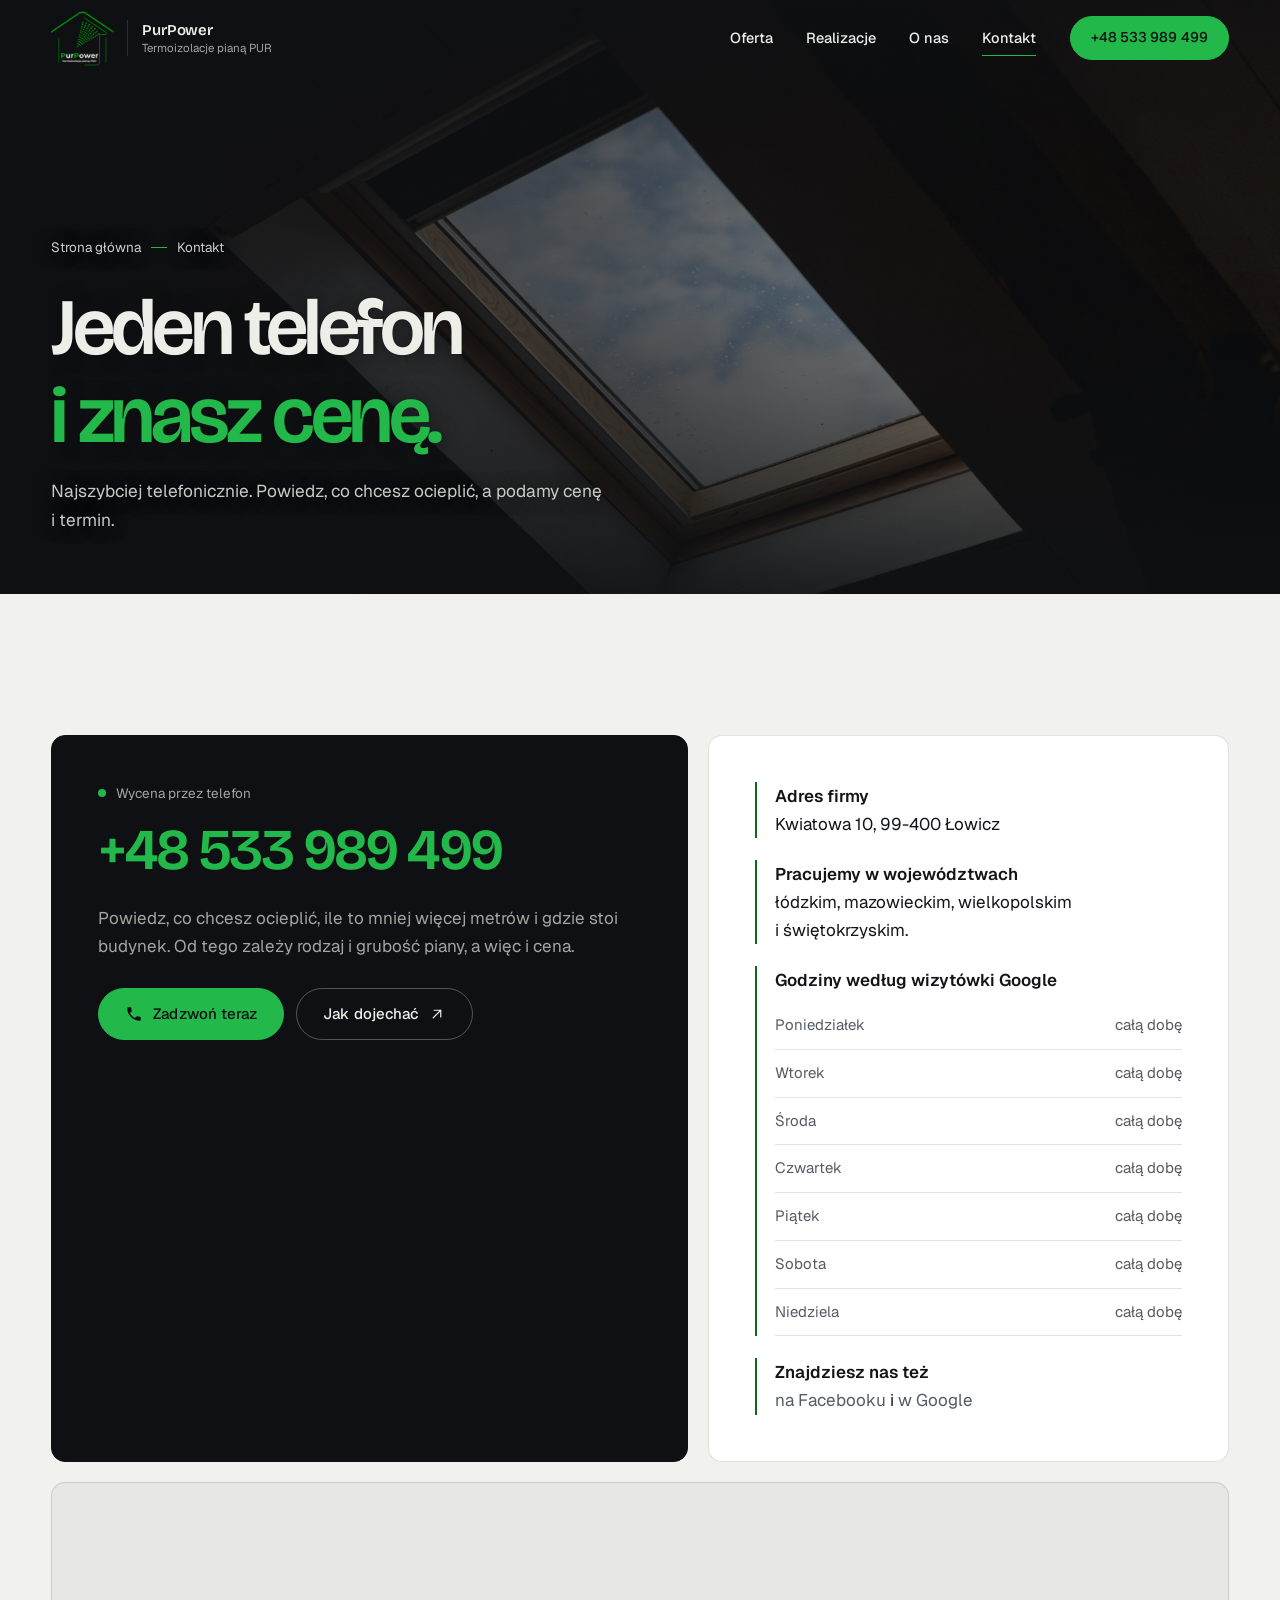
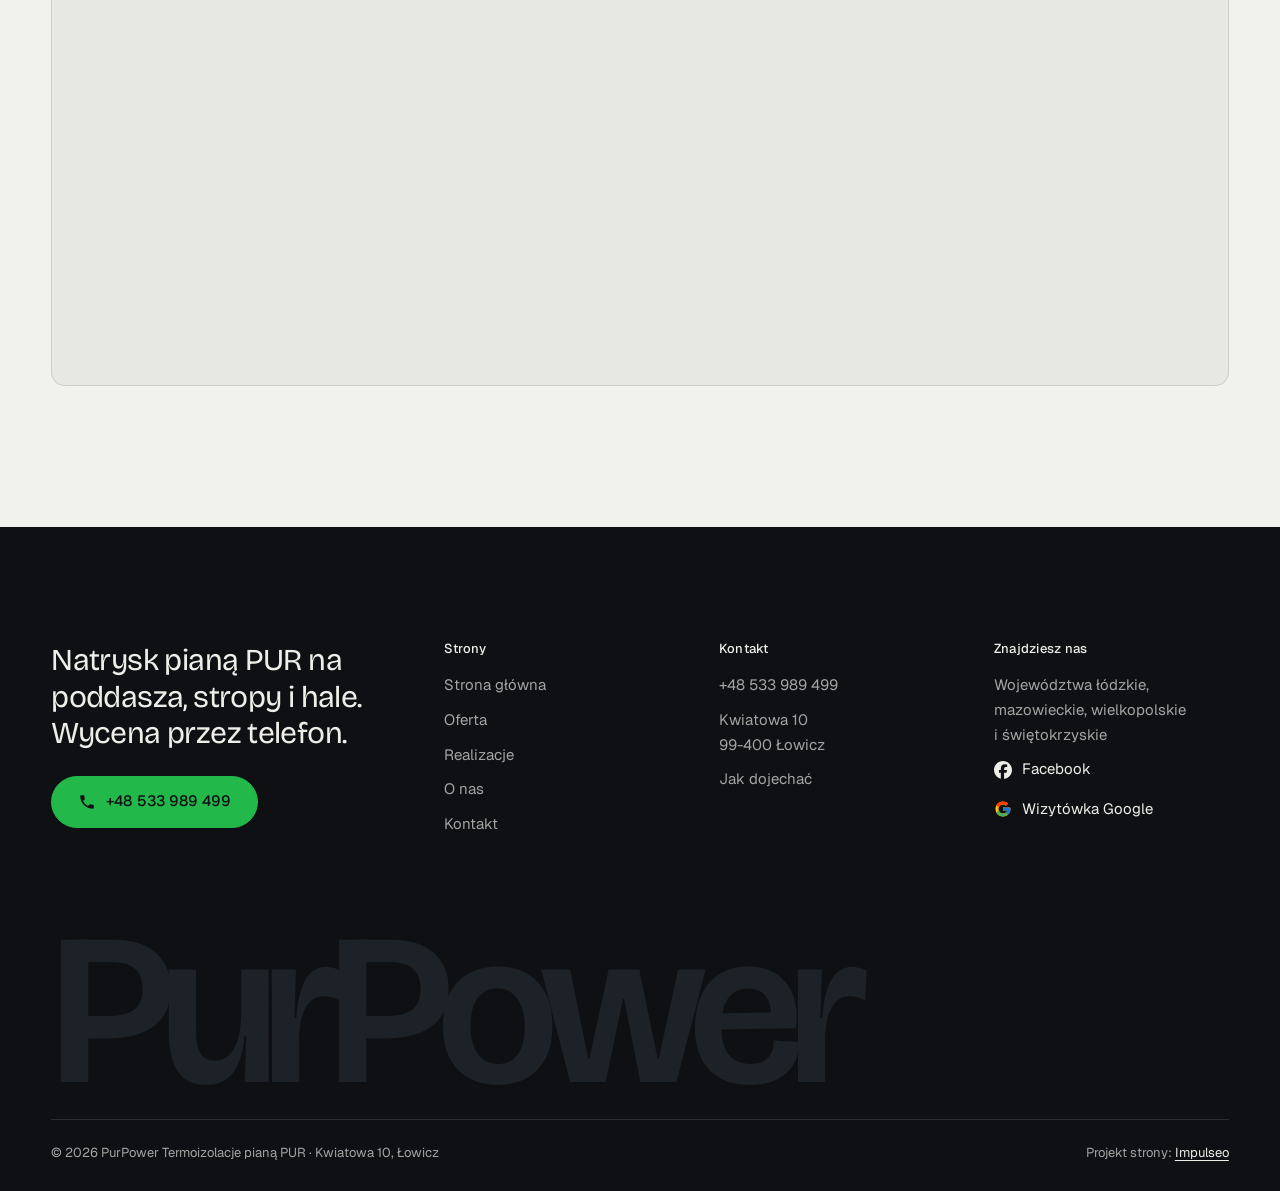
<file: kontakt.html>
<!DOCTYPE html>
<html lang="pl">
<head>
<meta charset="UTF-8">
<meta name="viewport" content="width=device-width, initial-scale=1.0">
<title>Kontakt - PurPower, natrysk pianą PUR Łowicz</title>
<meta name="description" content="Kontakt z PurPower: +48 533 989 499, Kwiatowa 10, 99-400 Łowicz. Wycena ocieplenia pianą PUR przez telefon.">
<link rel="canonical" href="https://impulseo-pl.github.io/purpower-termoizolacje-piana-pur/kontakt.html">
<meta name="robots" content="noindex, nofollow">
<meta name="theme-color" content="#0E1013">
<meta property="og:type" content="website">
<meta property="og:locale" content="pl_PL">
<meta property="og:site_name" content="PurPower Termoizolacje pianą PUR">
<meta property="og:title" content="Kontakt - PurPower, natrysk pianą PUR Łowicz">
<meta property="og:description" content="Kontakt z PurPower: +48 533 989 499, Kwiatowa 10, 99-400 Łowicz. Wycena ocieplenia pianą PUR przez telefon.">
<meta property="og:url" content="https://impulseo-pl.github.io/purpower-termoizolacje-piana-pur/kontakt.html">
<meta property="og:image" content="https://impulseo-pl.github.io/purpower-termoizolacje-piana-pur/img/og.jpg">
<meta property="og:image:width" content="1200">
<meta property="og:image:height" content="630">
<meta name="twitter:card" content="summary_large_image">
<script type="application/ld+json">{"@context": "https://schema.org", "@type": "HomeAndConstructionBusiness", "name": "PurPower Termoizolacje pianą PUR", "url": "https://impulseo-pl.github.io/purpower-termoizolacje-piana-pur/", "telephone": "+48533989499", "image": "https://impulseo-pl.github.io/purpower-termoizolacje-piana-pur/img/og.jpg", "address": {"@type": "PostalAddress", "streetAddress": "Kwiatowa 10", "postalCode": "99-400", "addressLocality": "Łowicz", "addressCountry": "PL"}, "areaServed": ["województwo łódzkie", "województwo mazowieckie", "województwo wielkopolskie", "województwo świętokrzyskie"], "aggregateRating": {"@type": "AggregateRating", "ratingValue": "5.0", "reviewCount": "3"}, "sameAs": ["https://maps.google.com/?cid=11678616191326609579", "https://www.facebook.com/p/PurPower-Termoizolacje-pian%C4%85-PUR-61572513027092/"]}</script>
<script>(function(){var d=document.documentElement;d.classList.add('js');try{if(!window.matchMedia('(prefers-reduced-motion: reduce)').matches)d.classList.add('anim');}catch(e){}setTimeout(function(){if(!d.classList.contains('anim-ok'))d.classList.remove('anim');},3500);})();</script>
<link rel="preload" as="image" href="img/head-kontakt.jpg" fetchpriority="high">
<link rel="preconnect" href="https://fonts.googleapis.com">
<link rel="preconnect" href="https://fonts.gstatic.com" crossorigin>
<link href="https://fonts.googleapis.com/css2?family=Bricolage+Grotesque:opsz,wght@12..96,400..700&family=Geist:wght@400..600&display=swap" rel="stylesheet">
<link rel="stylesheet" href="assets/styles.css?v=20261030a">
<script src="assets/lenis.min.js?v=1.1.20" defer></script>
<script src="assets/main.js?v=20261030a" defer></script>
</head>
<body>
<a class="skip" href="#tresc">Przejdź do treści</a>
<header class="site-head">
<div class="head-in">
  <a class="brand" href="index.html" aria-label="PurPower - strona główna">
    <span class="znak"><img class="wm logo-img" src="img/logo-ciemne.png" alt="PurPower Termoizolacje pianą PUR" width="600" height="534" decoding="async"></span>
    <span class="brand-sub"><b>PurPower</b><br>Termoizolacje pianą PUR</span>
  </a>
  <nav class="nav-links" aria-label="Menu główne">
    <a class="nl" href="oferta.html">Oferta</a><a class="nl" href="realizacje.html">Realizacje</a><a class="nl" href="o-nas.html">O&nbsp;nas</a><a class="nl" href="kontakt.html" aria-current="page">Kontakt</a>
    <a class="btn btn-pur nav-cta" href="tel:+48533989499">+48 533 989 499</a>
  </nav>
  <button class="burger" type="button" aria-label="Otwórz menu" aria-expanded="false" aria-controls="mnav"><span></span><span></span></button>
</div>
</header>
<div class="mnav" id="mnav">
  <div class="mnav-in">
    <a class="ml" href="index.html">Strona główna</a><a class="ml" href="oferta.html">Oferta</a><a class="ml" href="realizacje.html">Realizacje</a><a class="ml" href="o-nas.html">O&nbsp;nas</a><a class="ml" href="kontakt.html" aria-current="page">Kontakt</a>
    <div class="mnav-foot">
      <span>Wycena przez telefon, Łowicz i&nbsp;okolice</span>
      <a class="btn btn-pur" href="tel:+48533989499"><svg class="ico" width="16" height="16" viewBox="0 0 24 24" fill="none" aria-hidden="true"><path d="M6.6 10.8a15.5 15.5 0 0 0 6.6 6.6l2.2-2.2a1 1 0 0 1 1-.24 11.4 11.4 0 0 0 3.6.58 1 1 0 0 1 1 1V20a1 1 0 0 1-1 1A17 17 0 0 1 3 4a1 1 0 0 1 1-1h3.5a1 1 0 0 1 1 1c0 1.25.2 2.46.58 3.6a1 1 0 0 1-.25 1l-2.23 2.2Z" fill="currentColor"/></svg>+48 533 989 499</a>
    </div>
  </div>
</div>
<main id="tresc">
<section class="pagehead">
  <div class="pagehead-media"><img src="img/head-kontakt.jpg" alt="Okno dachowe w ciemnym poddaszu" width="1880" height="1100" decoding="async" fetchpriority="high"></div>
  <div class="ph-in">
    <p class="crumb up" style="--d:0"><a href="index.html">Strona główna</a><span class="sl" aria-hidden="true"></span>Kontakt</p>
    <h1><span class="ln"><span class="ln-i" style="--k:0">Jeden telefon</span></span><span class="ln"><span class="ln-i" style="--k:1"><em>i&nbsp;znasz cenę.</em></span></span></h1>
    <p class="ph-lead up" style="--d:300">Najszybciej telefonicznie. Powiedz, co chcesz ocieplić, a&nbsp;podamy cenę i&nbsp;termin.</p>
  </div>
</section>
<section class="sec">
  <div class="wrap">
    <div class="k-grid">
      <div class="k-card dark rv">
        <span class="lbl"><span class="live" aria-hidden="true"></span>Wycena przez telefon</span>
        <a class="k-phone" href="tel:+48533989499">+48 533 989 499</a>
        <p>Powiedz, co chcesz ocieplić, ile to mniej więcej metrów i&nbsp;gdzie stoi budynek. Od tego zależy rodzaj i&nbsp;grubość piany, a&nbsp;więc i&nbsp;cena.</p>
        <div class="cta-row" style="margin-top:28px">
          <a class="btn btn-pur" href="tel:+48533989499"><svg class="ico" width="16" height="16" viewBox="0 0 24 24" fill="none" aria-hidden="true"><path d="M6.6 10.8a15.5 15.5 0 0 0 6.6 6.6l2.2-2.2a1 1 0 0 1 1-.24 11.4 11.4 0 0 0 3.6.58 1 1 0 0 1 1 1V20a1 1 0 0 1-1 1A17 17 0 0 1 3 4a1 1 0 0 1 1-1h3.5a1 1 0 0 1 1 1c0 1.25.2 2.46.58 3.6a1 1 0 0 1-.25 1l-2.23 2.2Z" fill="currentColor"/></svg>Zadzwoń teraz</a>
          <a class="btn btn-ghost" href="https://maps.google.com/?cid=11678616191326609579" target="_blank" rel="noopener">Jak dojechać<svg class="ico" width="18" height="18" viewBox="0 0 24 24" fill="none" stroke="currentColor" stroke-width="1.6" stroke-linecap="round" stroke-linejoin="round" aria-hidden="true"><path d="M7 17 17 7M8 7h9v9"/></svg></a>
        </div>
      </div>
      <div class="k-card rv" style="--d:120">
        <ul class="k-list">
          <li><b>Adres firmy</b>Kwiatowa 10, 99-400 Łowicz</li>
          <li><b>Pracujemy w&nbsp;województwach</b>łódzkim, mazowieckim, wielkopolskim i&nbsp;świętokrzyskim.</li>
          <li><b>Godziny według wizytówki Google</b>
            <ul class="hours"><li><span>Poniedziałek</span><span>całą dobę</span></li><li><span>Wtorek</span><span>całą dobę</span></li><li><span>Środa</span><span>całą dobę</span></li><li><span>Czwartek</span><span>całą dobę</span></li><li><span>Piątek</span><span>całą dobę</span></li><li><span>Sobota</span><span>całą dobę</span></li><li><span>Niedziela</span><span>całą dobę</span></li></ul>
          </li>
          <li><b>Znajdziesz nas też</b><a href="https://www.facebook.com/p/PurPower-Termoizolacje-pian%C4%85-PUR-61572513027092/" target="_blank" rel="noopener">na Facebooku</a> i&nbsp;<a href="https://maps.google.com/?cid=11678616191326609579" target="_blank" rel="noopener">w&nbsp;Google</a></li>
        </ul>
      </div>
    </div>
    <div class="map map-lg rv">
      <iframe title="Mapa dojazdu - PurPower, Kwiatowa 10, Łowicz" src="https://maps.google.com/maps?q=Kwiatowa%2010%2C%2099-400%20%C5%81owicz&z=8&output=embed" loading="lazy" referrerpolicy="no-referrer-when-downgrade"></iframe>
    </div>
  </div>
</section>
</main>
<footer class="site-foot">
  <div class="wrap">
    <div class="foot-top">
      <div>
        <p class="foot-claim">Natrysk pianą PUR na poddasza, stropy i&nbsp;hale. Wycena przez telefon.</p>
        <a class="btn btn-pur" href="tel:+48533989499"><svg class="ico" width="16" height="16" viewBox="0 0 24 24" fill="none" aria-hidden="true"><path d="M6.6 10.8a15.5 15.5 0 0 0 6.6 6.6l2.2-2.2a1 1 0 0 1 1-.24 11.4 11.4 0 0 0 3.6.58 1 1 0 0 1 1 1V20a1 1 0 0 1-1 1A17 17 0 0 1 3 4a1 1 0 0 1 1-1h3.5a1 1 0 0 1 1 1c0 1.25.2 2.46.58 3.6a1 1 0 0 1-.25 1l-2.23 2.2Z" fill="currentColor"/></svg>+48 533 989 499</a>
      </div>
      <div>
        <h4>Strony</h4>
        <ul><li><a href="index.html">Strona główna</a></li><li><a href="oferta.html">Oferta</a></li><li><a href="realizacje.html">Realizacje</a></li><li><a href="o-nas.html">O&nbsp;nas</a></li><li><a href="kontakt.html">Kontakt</a></li></ul>
      </div>
      <div>
        <h4>Kontakt</h4>
        <ul>
          <li><a href="tel:+48533989499">+48 533 989 499</a></li>
          <li>Kwiatowa 10<br>99-400 Łowicz</li>
          <li><a href="https://maps.google.com/?cid=11678616191326609579" target="_blank" rel="noopener">Jak dojechać</a></li>
        </ul>
      </div>
      <div>
        <h4>Znajdziesz nas</h4>
        <ul>
          <li>Województwa łódzkie, mazowieckie, wielkopolskie i&nbsp;świętokrzyskie</li>
          <li><a class="soc" href="https://www.facebook.com/p/PurPower-Termoizolacje-pian%C4%85-PUR-61572513027092/" target="_blank" rel="noopener" aria-label="Facebook - PurPower Termoizolacje pianą PUR"><svg viewBox="0 0 24 24" aria-hidden="true" focusable="false"><path d="M9.101 23.691v-7.98H6.627v-3.667h2.474v-1.58c0-4.085 1.848-5.978 5.858-5.978.401 0 .955.042 1.468.103a8.68 8.68 0 0 1 1.141.195v3.325a8.623 8.623 0 0 0-.653-.036 26.805 26.805 0 0 0-.733-.009c-.707 0-1.259.096-1.675.309a1.686 1.686 0 0 0-.679.622c-.258.42-.374.995-.374 1.752v1.297h3.919l-.386 2.103-.287 1.564h-3.246v8.245C19.396 23.238 24 18.179 24 12.044c0-6.627-5.373-12-12-12s-12 5.373-12 12c0 5.628 3.874 10.35 9.101 11.647Z" fill="currentColor"/></svg>Facebook</a></li>
          <li><a class="soc" href="https://maps.google.com/?cid=11678616191326609579" target="_blank" rel="noopener" aria-label="Wizytówka PurPower w Google"><svg class="g-logo" viewBox="0 0 48 48" aria-hidden="true"><path fill="#FFC107" d="M43.6 20.5H42V20H24v8h11.3C33.7 32.7 29.2 36 24 36c-6.6 0-12-5.4-12-12s5.4-12 12-12c3.1 0 5.8 1.2 7.9 3.1l5.7-5.7C34 6.1 29.3 4 24 4 12.9 4 4 12.9 4 24s8.9 20 20 20 20-8.9 20-20c0-1.3-.1-2.4-.4-3.5z"/><path fill="#FF3D00" d="m6.3 14.7 6.6 4.8C14.7 15.1 19 12 24 12c3.1 0 5.8 1.2 7.9 3.1l5.7-5.7C34 6.1 29.3 4 24 4 16.3 4 9.7 8.3 6.3 14.7z"/><path fill="#4CAF50" d="M24 44c5.2 0 9.9-2 13.4-5.2l-6.2-5.2A11.9 11.9 0 0 1 24 36c-5.2 0-9.6-3.3-11.3-7.9l-6.5 5C9.5 39.6 16.2 44 24 44z"/><path fill="#1976D2" d="M43.6 20.5H42V20H24v8h11.3a12 12 0 0 1-4.1 5.6l6.2 5.2C37 39.2 44 34 44 24c0-1.3-.1-2.4-.4-3.5z"/></svg>Wizytówka Google</a></li>
        </ul>
      </div>
    </div>
    <div class="foot-mark" aria-hidden="true">PurPower</div>
    <div class="foot-bottom">
      <span>© 2026 PurPower Termoizolacje pianą PUR · Kwiatowa 10, Łowicz</span>
      <span>Projekt strony: <a class="foot-credit" href="https://impulseo.pl" target="_blank" rel="noopener">Impulseo</a></span>
    </div>
  </div>
</footer>
<div class="sticky-call">
  <a class="btn btn-pur" href="tel:+48533989499"><svg class="ico" width="16" height="16" viewBox="0 0 24 24" fill="none" aria-hidden="true"><path d="M6.6 10.8a15.5 15.5 0 0 0 6.6 6.6l2.2-2.2a1 1 0 0 1 1-.24 11.4 11.4 0 0 0 3.6.58 1 1 0 0 1 1 1V20a1 1 0 0 1-1 1A17 17 0 0 1 3 4a1 1 0 0 1 1-1h3.5a1 1 0 0 1 1 1c0 1.25.2 2.46.58 3.6a1 1 0 0 1-.25 1l-2.23 2.2Z" fill="currentColor"/></svg>Zadzwoń</a>
  <a class="btn btn-ghost" href="kontakt.html">Kontakt i&nbsp;dojazd</a>
</div>
<div class="demo-wazne" data-do="2026-11-04" data-cykl="3" hidden><svg class="dw-ico" width="13" height="13" viewBox="0 0 24 24" fill="none" aria-hidden="true"><circle cx="12" cy="12" r="8.6" stroke="currentColor" stroke-width="1.8"/><path d="M12 7.2V12l3.3 2" stroke="currentColor" stroke-width="1.8" stroke-linecap="round"/></svg><span class="dw-txt"></span></div>
</body>
</html>
</file>
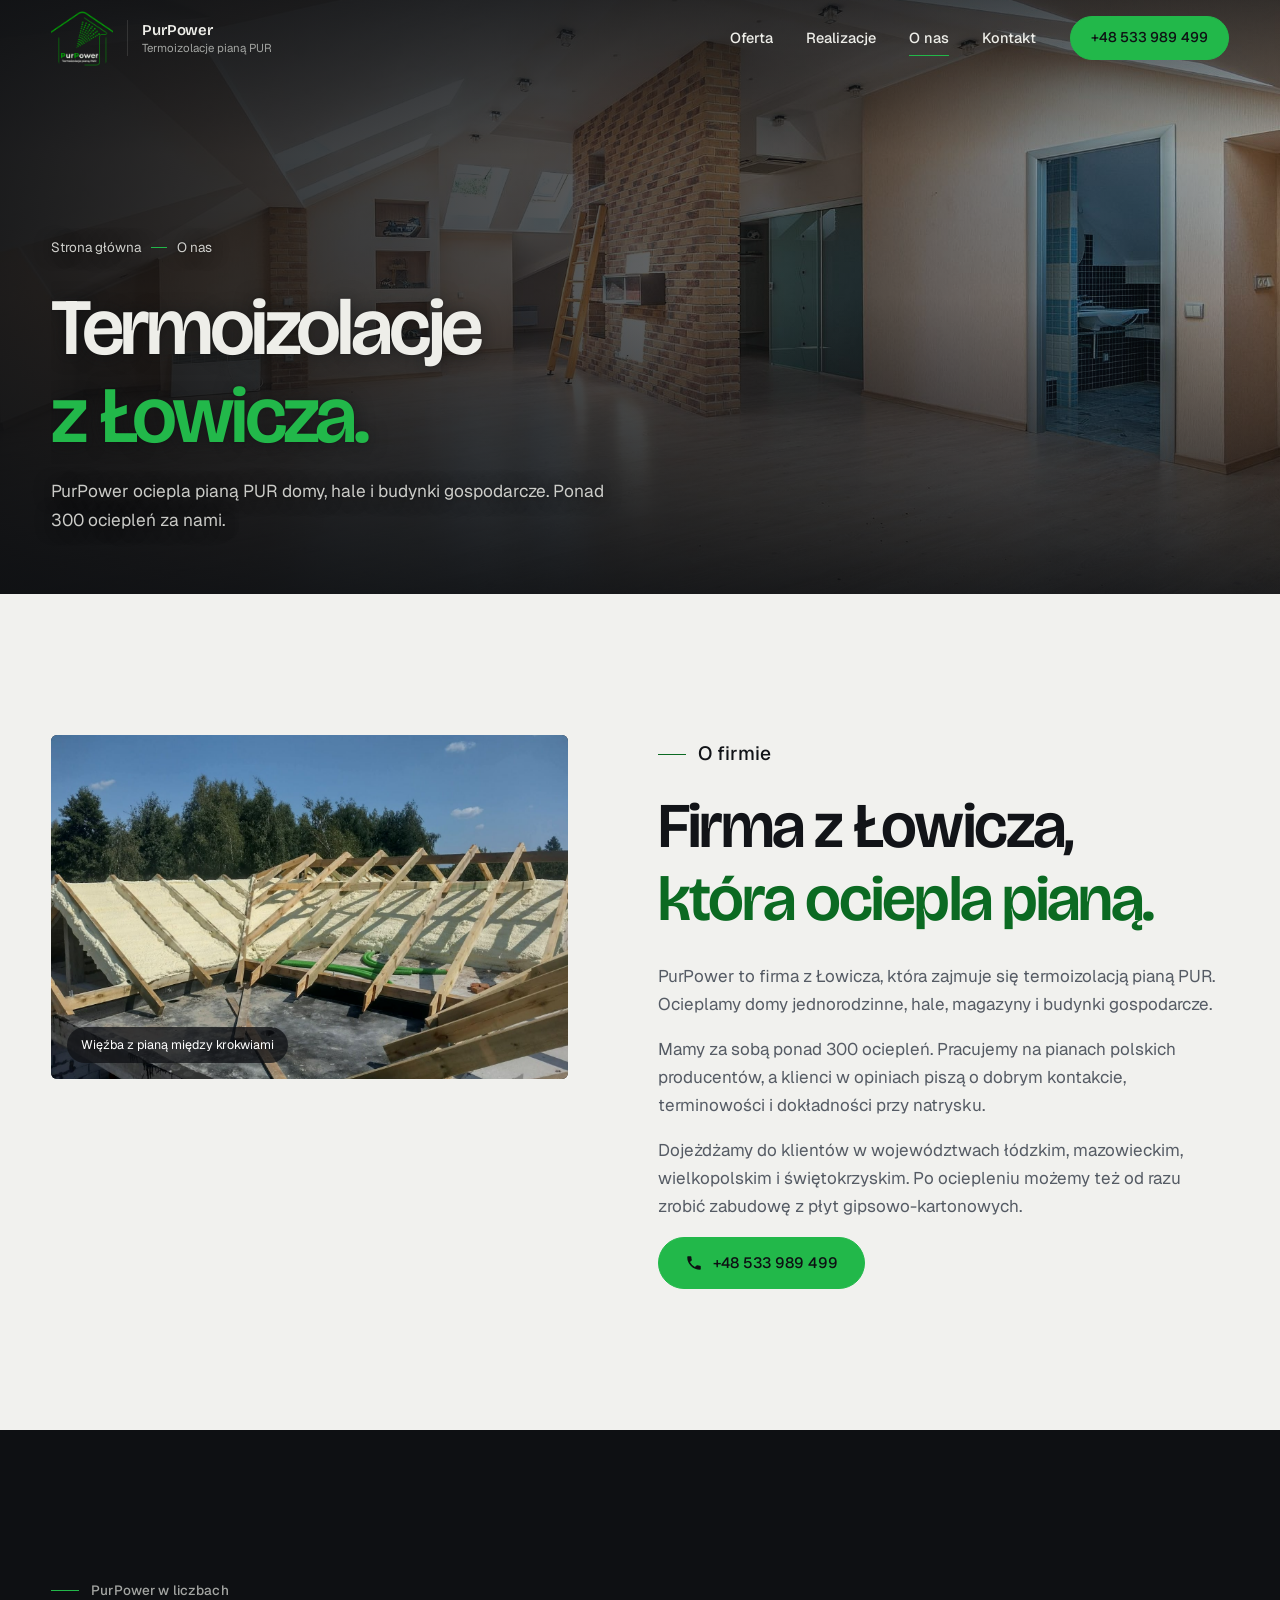
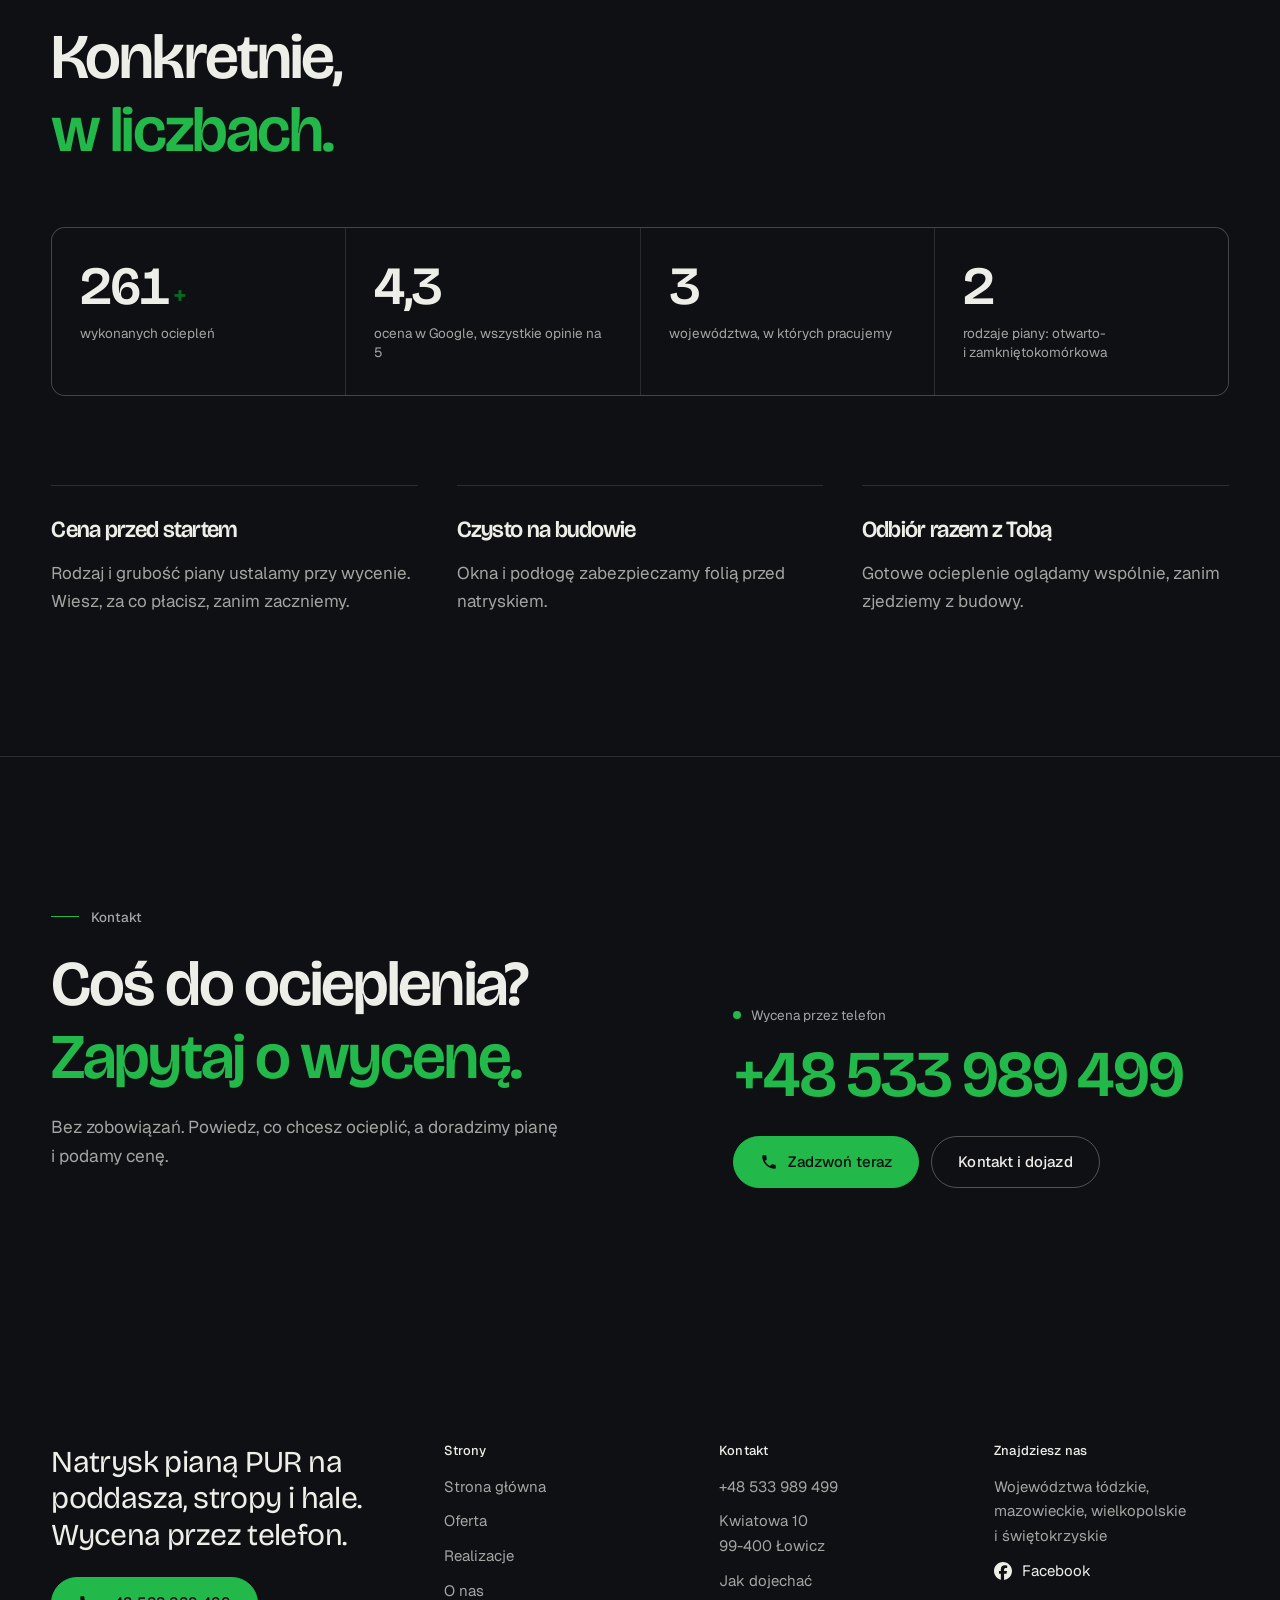
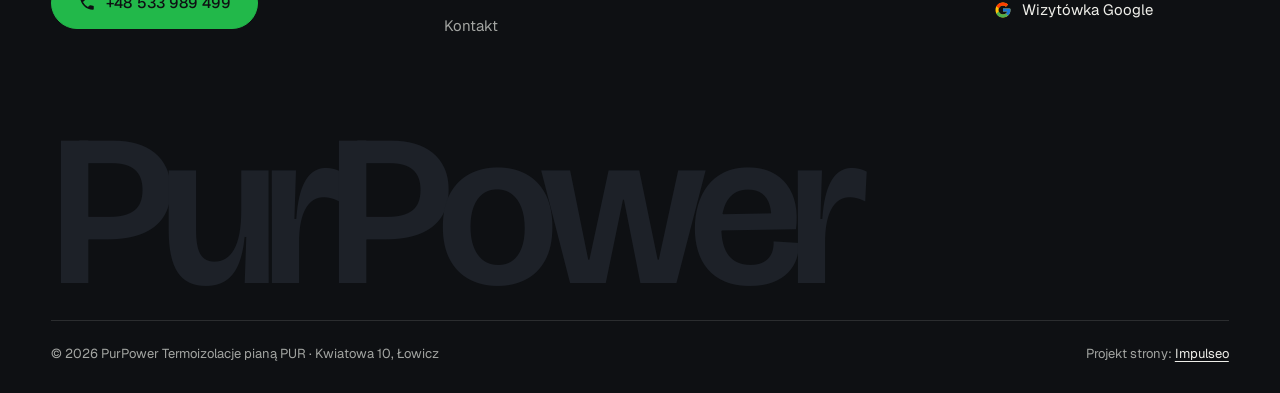
<file: o-nas.html>
<!DOCTYPE html>
<html lang="pl">
<head>
<meta charset="UTF-8">
<meta name="viewport" content="width=device-width, initial-scale=1.0">
<title>O nas - PurPower, termoizolacje pianą PUR z Łowicza</title>
<meta name="description" content="PurPower z Łowicza: ponad 300 ociepleń pianą PUR, polska piana, ocena 5,0 w Google. Pracujemy w województwach łódzkim, mazowieckim, wielkopolskim i świętokrzyskim.">
<link rel="canonical" href="https://impulseo-pl.github.io/purpower-termoizolacje-piana-pur/o-nas.html">
<meta name="robots" content="noindex, nofollow">
<meta name="theme-color" content="#0E1013">
<meta property="og:type" content="website">
<meta property="og:locale" content="pl_PL">
<meta property="og:site_name" content="PurPower Termoizolacje pianą PUR">
<meta property="og:title" content="O nas - PurPower, termoizolacje pianą PUR z Łowicza">
<meta property="og:description" content="PurPower z Łowicza: ponad 300 ociepleń pianą PUR, polska piana, ocena 5,0 w Google. Pracujemy w województwach łódzkim, mazowieckim, wielkopolskim i świętokrzyskim.">
<meta property="og:url" content="https://impulseo-pl.github.io/purpower-termoizolacje-piana-pur/o-nas.html">
<meta property="og:image" content="https://impulseo-pl.github.io/purpower-termoizolacje-piana-pur/img/og.jpg">
<meta property="og:image:width" content="1200">
<meta property="og:image:height" content="630">
<meta name="twitter:card" content="summary_large_image">
<script type="application/ld+json">{"@context": "https://schema.org", "@type": "HomeAndConstructionBusiness", "name": "PurPower Termoizolacje pianą PUR", "url": "https://impulseo-pl.github.io/purpower-termoizolacje-piana-pur/", "telephone": "+48533989499", "image": "https://impulseo-pl.github.io/purpower-termoizolacje-piana-pur/img/og.jpg", "address": {"@type": "PostalAddress", "streetAddress": "Kwiatowa 10", "postalCode": "99-400", "addressLocality": "Łowicz", "addressCountry": "PL"}, "areaServed": ["województwo łódzkie", "województwo mazowieckie", "województwo wielkopolskie", "województwo świętokrzyskie"], "aggregateRating": {"@type": "AggregateRating", "ratingValue": "5.0", "reviewCount": "3"}, "sameAs": ["https://maps.google.com/?cid=11678616191326609579", "https://www.facebook.com/p/PurPower-Termoizolacje-pian%C4%85-PUR-61572513027092/"]}</script>
<script>(function(){var d=document.documentElement;d.classList.add('js');try{if(!window.matchMedia('(prefers-reduced-motion: reduce)').matches)d.classList.add('anim');}catch(e){}setTimeout(function(){if(!d.classList.contains('anim-ok'))d.classList.remove('anim');},3500);})();</script>
<link rel="preload" as="image" href="img/g12.jpg" fetchpriority="high">
<link rel="preconnect" href="https://fonts.googleapis.com">
<link rel="preconnect" href="https://fonts.gstatic.com" crossorigin>
<link href="https://fonts.googleapis.com/css2?family=Bricolage+Grotesque:opsz,wght@12..96,400..700&family=Geist:wght@400..600&display=swap" rel="stylesheet">
<link rel="stylesheet" href="assets/styles.css?v=20261030a">
<script src="assets/lenis.min.js?v=1.1.20" defer></script>
<script src="assets/main.js?v=20261030a" defer></script>
</head>
<body>
<a class="skip" href="#tresc">Przejdź do treści</a>
<header class="site-head">
<div class="head-in">
  <a class="brand" href="index.html" aria-label="PurPower - strona główna">
    <span class="znak"><img class="wm logo-img" src="img/logo-ciemne.png" alt="PurPower Termoizolacje pianą PUR" width="600" height="534" decoding="async"></span>
    <span class="brand-sub"><b>PurPower</b><br>Termoizolacje pianą PUR</span>
  </a>
  <nav class="nav-links" aria-label="Menu główne">
    <a class="nl" href="oferta.html">Oferta</a><a class="nl" href="realizacje.html">Realizacje</a><a class="nl" href="o-nas.html" aria-current="page">O&nbsp;nas</a><a class="nl" href="kontakt.html">Kontakt</a>
    <a class="btn btn-pur nav-cta" href="tel:+48533989499">+48 533 989 499</a>
  </nav>
  <button class="burger" type="button" aria-label="Otwórz menu" aria-expanded="false" aria-controls="mnav"><span></span><span></span></button>
</div>
</header>
<div class="mnav" id="mnav">
  <div class="mnav-in">
    <a class="ml" href="index.html">Strona główna</a><a class="ml" href="oferta.html">Oferta</a><a class="ml" href="realizacje.html">Realizacje</a><a class="ml" href="o-nas.html" aria-current="page">O&nbsp;nas</a><a class="ml" href="kontakt.html">Kontakt</a>
    <div class="mnav-foot">
      <span>Wycena przez telefon, Łowicz i&nbsp;okolice</span>
      <a class="btn btn-pur" href="tel:+48533989499"><svg class="ico" width="16" height="16" viewBox="0 0 24 24" fill="none" aria-hidden="true"><path d="M6.6 10.8a15.5 15.5 0 0 0 6.6 6.6l2.2-2.2a1 1 0 0 1 1-.24 11.4 11.4 0 0 0 3.6.58 1 1 0 0 1 1 1V20a1 1 0 0 1-1 1A17 17 0 0 1 3 4a1 1 0 0 1 1-1h3.5a1 1 0 0 1 1 1c0 1.25.2 2.46.58 3.6a1 1 0 0 1-.25 1l-2.23 2.2Z" fill="currentColor"/></svg>+48 533 989 499</a>
    </div>
  </div>
</div>
<main id="tresc">
<section class="pagehead">
  <div class="pagehead-media"><img src="img/g12.jpg" alt="Jasne poddasze z oknami dachowymi i drewnianą podłogą" width="1880" height="1255" decoding="async" fetchpriority="high"></div>
  <div class="ph-in">
    <p class="crumb up" style="--d:0"><a href="index.html">Strona główna</a><span class="sl" aria-hidden="true"></span>O&nbsp;nas</p>
    <h1><span class="ln"><span class="ln-i" style="--k:0">Termoizolacje</span></span><span class="ln"><span class="ln-i" style="--k:1"><em>z&nbsp;Łowicza.</em></span></span></h1>
    <p class="ph-lead up" style="--d:300">PurPower ociepla pianą PUR domy, hale i&nbsp;budynki gospodarcze. Ponad 300 ociepleń za nami.</p>
  </div>
</section>
<section class="sec">
  <div class="wrap story">
    <figure class="fig rv-img rv">
      <img src="img/g3.jpg" alt="Więźba dachowa z pianą PUR między krokwiami - realizacja PurPower" width="1502" height="1086" decoding="async">
      <figcaption class="fig-tag">Więźba z&nbsp;pianą między krokwiami</figcaption>
    </figure>
    <div class="story-txt">
      <p class="eyebrow rv">O&nbsp;firmie</p>
      <h2 class="h2 rv rv-h"><span class="ln"><span class="ln-i" style="--k:0">Firma z&nbsp;Łowicza,</span></span><span class="ln"><span class="ln-i" style="--k:1"><em>która ociepla pianą.</em></span></span></h2>
      <p class="rv" style="--d:100;margin-top:30px">PurPower to firma z&nbsp;Łowicza, która zajmuje się termoizolacją pianą PUR. Ocieplamy domy jednorodzinne, hale, magazyny i&nbsp;budynki gospodarcze.</p>
      <p class="rv" style="--d:140">Mamy za sobą ponad 300 ociepleń. Pracujemy na pianach polskich producentów, a&nbsp;klienci w&nbsp;opiniach piszą o&nbsp;dobrym kontakcie, terminowości i&nbsp;dokładności przy natrysku.</p>
      <p class="rv" style="--d:180">Dojeżdżamy do klientów w&nbsp;województwach łódzkim, mazowieckim, wielkopolskim i&nbsp;świętokrzyskim. Po ociepleniu możemy też od razu zrobić zabudowę z&nbsp;płyt gipsowo-kartonowych.</p>
      <a class="btn btn-pur rv" style="--d:220" href="tel:+48533989499"><svg class="ico" width="16" height="16" viewBox="0 0 24 24" fill="none" aria-hidden="true"><path d="M6.6 10.8a15.5 15.5 0 0 0 6.6 6.6l2.2-2.2a1 1 0 0 1 1-.24 11.4 11.4 0 0 0 3.6.58 1 1 0 0 1 1 1V20a1 1 0 0 1-1 1A17 17 0 0 1 3 4a1 1 0 0 1 1-1h3.5a1 1 0 0 1 1 1c0 1.25.2 2.46.58 3.6a1 1 0 0 1-.25 1l-2.23 2.2Z" fill="currentColor"/></svg>+48 533 989 499</a>
    </div>
  </div>
</section>
<section class="sec dark">
  <div class="wrap">
    <div class="sec-head">
      <div>
        <p class="eyebrow rv">PurPower w&nbsp;liczbach</p>
        <h2 class="h2 rv rv-h"><span class="ln"><span class="ln-i" style="--k:0">Konkretnie,</span></span><span class="ln"><span class="ln-i" style="--k:1"><em>w&nbsp;liczbach.</em></span></span></h2>
      </div>
    </div>
    <div class="numbers rv">
      <div class="stat"><b><span class="num" data-to="300">300</span><small>+</small></b><span>wykonanych ociepleń</span></div>
      <div class="stat"><b><span class="num" data-to="5,0">5,0</span></b><span>ocena w&nbsp;Google, wszystkie opinie na 5</span></div>
      <div class="stat"><b><span class="num" data-to="4">4</span></b><span>województwa, w&nbsp;których pracujemy</span></div>
      <div class="stat"><b><span class="num" data-to="2">2</span></b><span>rodzaje piany: otwarto- i&nbsp;zamkniętokomórkowa</span></div>
    </div>
    <div class="vals"><div class="val rv"><h3>Cena przed startem</h3><p>Rodzaj i&nbsp;grubość piany ustalamy przy wycenie. Wiesz, za co płacisz, zanim zaczniemy.</p></div><div class="val rv" style="--d:100"><h3>Czysto na budowie</h3><p>Okna i&nbsp;podłogę zabezpieczamy folią przed natryskiem.</p></div><div class="val rv" style="--d:200"><h3>Odbiór razem z&nbsp;Tobą</h3><p>Gotowe ocieplenie oglądamy wspólnie, zanim zjedziemy z&nbsp;budowy.</p></div></div>
  </div>
</section>
<section class="cta-band dark">
  <div class="wrap cta-grid">
    <div>
      <p class="eyebrow rv">Kontakt</p>
      <h2 class="h2 rv rv-h"><span class="ln"><span class="ln-i" style="--k:0">Coś do ocieplenia?</span></span><span class="ln"><span class="ln-i" style="--k:1"><em>Zapytaj o&nbsp;wycenę.</em></span></span></h2>
      <p class="lead rv" style="--d:120">Bez zobowiązań. Powiedz, co chcesz ocieplić, a&nbsp;doradzimy pianę i&nbsp;podamy cenę.</p>
    </div>
    <div class="cta-side rv" style="--d:180">
      <span class="lbl"><span class="live" aria-hidden="true"></span>Wycena przez telefon</span>
      <a class="cta-phone" href="tel:+48533989499">+48 533 989 499</a>
      <div class="cta-row">
        <a class="btn btn-pur" href="tel:+48533989499"><svg class="ico" width="16" height="16" viewBox="0 0 24 24" fill="none" aria-hidden="true"><path d="M6.6 10.8a15.5 15.5 0 0 0 6.6 6.6l2.2-2.2a1 1 0 0 1 1-.24 11.4 11.4 0 0 0 3.6.58 1 1 0 0 1 1 1V20a1 1 0 0 1-1 1A17 17 0 0 1 3 4a1 1 0 0 1 1-1h3.5a1 1 0 0 1 1 1c0 1.25.2 2.46.58 3.6a1 1 0 0 1-.25 1l-2.23 2.2Z" fill="currentColor"/></svg>Zadzwoń teraz</a>
        <a class="btn btn-ghost" href="kontakt.html">Kontakt i&nbsp;dojazd</a>
      </div>
    </div>
  </div>
</section>
</main>
<footer class="site-foot">
  <div class="wrap">
    <div class="foot-top">
      <div>
        <p class="foot-claim">Natrysk pianą PUR na poddasza, stropy i&nbsp;hale. Wycena przez telefon.</p>
        <a class="btn btn-pur" href="tel:+48533989499"><svg class="ico" width="16" height="16" viewBox="0 0 24 24" fill="none" aria-hidden="true"><path d="M6.6 10.8a15.5 15.5 0 0 0 6.6 6.6l2.2-2.2a1 1 0 0 1 1-.24 11.4 11.4 0 0 0 3.6.58 1 1 0 0 1 1 1V20a1 1 0 0 1-1 1A17 17 0 0 1 3 4a1 1 0 0 1 1-1h3.5a1 1 0 0 1 1 1c0 1.25.2 2.46.58 3.6a1 1 0 0 1-.25 1l-2.23 2.2Z" fill="currentColor"/></svg>+48 533 989 499</a>
      </div>
      <div>
        <h4>Strony</h4>
        <ul><li><a href="index.html">Strona główna</a></li><li><a href="oferta.html">Oferta</a></li><li><a href="realizacje.html">Realizacje</a></li><li><a href="o-nas.html">O&nbsp;nas</a></li><li><a href="kontakt.html">Kontakt</a></li></ul>
      </div>
      <div>
        <h4>Kontakt</h4>
        <ul>
          <li><a href="tel:+48533989499">+48 533 989 499</a></li>
          <li>Kwiatowa 10<br>99-400 Łowicz</li>
          <li><a href="https://maps.google.com/?cid=11678616191326609579" target="_blank" rel="noopener">Jak dojechać</a></li>
        </ul>
      </div>
      <div>
        <h4>Znajdziesz nas</h4>
        <ul>
          <li>Województwa łódzkie, mazowieckie, wielkopolskie i&nbsp;świętokrzyskie</li>
          <li><a class="soc" href="https://www.facebook.com/p/PurPower-Termoizolacje-pian%C4%85-PUR-61572513027092/" target="_blank" rel="noopener" aria-label="Facebook - PurPower Termoizolacje pianą PUR"><svg viewBox="0 0 24 24" aria-hidden="true" focusable="false"><path d="M9.101 23.691v-7.98H6.627v-3.667h2.474v-1.58c0-4.085 1.848-5.978 5.858-5.978.401 0 .955.042 1.468.103a8.68 8.68 0 0 1 1.141.195v3.325a8.623 8.623 0 0 0-.653-.036 26.805 26.805 0 0 0-.733-.009c-.707 0-1.259.096-1.675.309a1.686 1.686 0 0 0-.679.622c-.258.42-.374.995-.374 1.752v1.297h3.919l-.386 2.103-.287 1.564h-3.246v8.245C19.396 23.238 24 18.179 24 12.044c0-6.627-5.373-12-12-12s-12 5.373-12 12c0 5.628 3.874 10.35 9.101 11.647Z" fill="currentColor"/></svg>Facebook</a></li>
          <li><a class="soc" href="https://maps.google.com/?cid=11678616191326609579" target="_blank" rel="noopener" aria-label="Wizytówka PurPower w Google"><svg class="g-logo" viewBox="0 0 48 48" aria-hidden="true"><path fill="#FFC107" d="M43.6 20.5H42V20H24v8h11.3C33.7 32.7 29.2 36 24 36c-6.6 0-12-5.4-12-12s5.4-12 12-12c3.1 0 5.8 1.2 7.9 3.1l5.7-5.7C34 6.1 29.3 4 24 4 12.9 4 4 12.9 4 24s8.9 20 20 20 20-8.9 20-20c0-1.3-.1-2.4-.4-3.5z"/><path fill="#FF3D00" d="m6.3 14.7 6.6 4.8C14.7 15.1 19 12 24 12c3.1 0 5.8 1.2 7.9 3.1l5.7-5.7C34 6.1 29.3 4 24 4 16.3 4 9.7 8.3 6.3 14.7z"/><path fill="#4CAF50" d="M24 44c5.2 0 9.9-2 13.4-5.2l-6.2-5.2A11.9 11.9 0 0 1 24 36c-5.2 0-9.6-3.3-11.3-7.9l-6.5 5C9.5 39.6 16.2 44 24 44z"/><path fill="#1976D2" d="M43.6 20.5H42V20H24v8h11.3a12 12 0 0 1-4.1 5.6l6.2 5.2C37 39.2 44 34 44 24c0-1.3-.1-2.4-.4-3.5z"/></svg>Wizytówka Google</a></li>
        </ul>
      </div>
    </div>
    <div class="foot-mark" aria-hidden="true">PurPower</div>
    <div class="foot-bottom">
      <span>© 2026 PurPower Termoizolacje pianą PUR · Kwiatowa 10, Łowicz</span>
      <span>Projekt strony: <a class="foot-credit" href="https://impulseo.pl" target="_blank" rel="noopener">Impulseo</a></span>
    </div>
  </div>
</footer>
<div class="sticky-call">
  <a class="btn btn-pur" href="tel:+48533989499"><svg class="ico" width="16" height="16" viewBox="0 0 24 24" fill="none" aria-hidden="true"><path d="M6.6 10.8a15.5 15.5 0 0 0 6.6 6.6l2.2-2.2a1 1 0 0 1 1-.24 11.4 11.4 0 0 0 3.6.58 1 1 0 0 1 1 1V20a1 1 0 0 1-1 1A17 17 0 0 1 3 4a1 1 0 0 1 1-1h3.5a1 1 0 0 1 1 1c0 1.25.2 2.46.58 3.6a1 1 0 0 1-.25 1l-2.23 2.2Z" fill="currentColor"/></svg>Zadzwoń</a>
  <a class="btn btn-ghost" href="kontakt.html">Kontakt i&nbsp;dojazd</a>
</div>
<div class="demo-wazne" data-do="2026-11-04" data-cykl="3" hidden><svg class="dw-ico" width="13" height="13" viewBox="0 0 24 24" fill="none" aria-hidden="true"><circle cx="12" cy="12" r="8.6" stroke="currentColor" stroke-width="1.8"/><path d="M12 7.2V12l3.3 2" stroke="currentColor" stroke-width="1.8" stroke-linecap="round"/></svg><span class="dw-txt"></span></div>
</body>
</html>
</file>
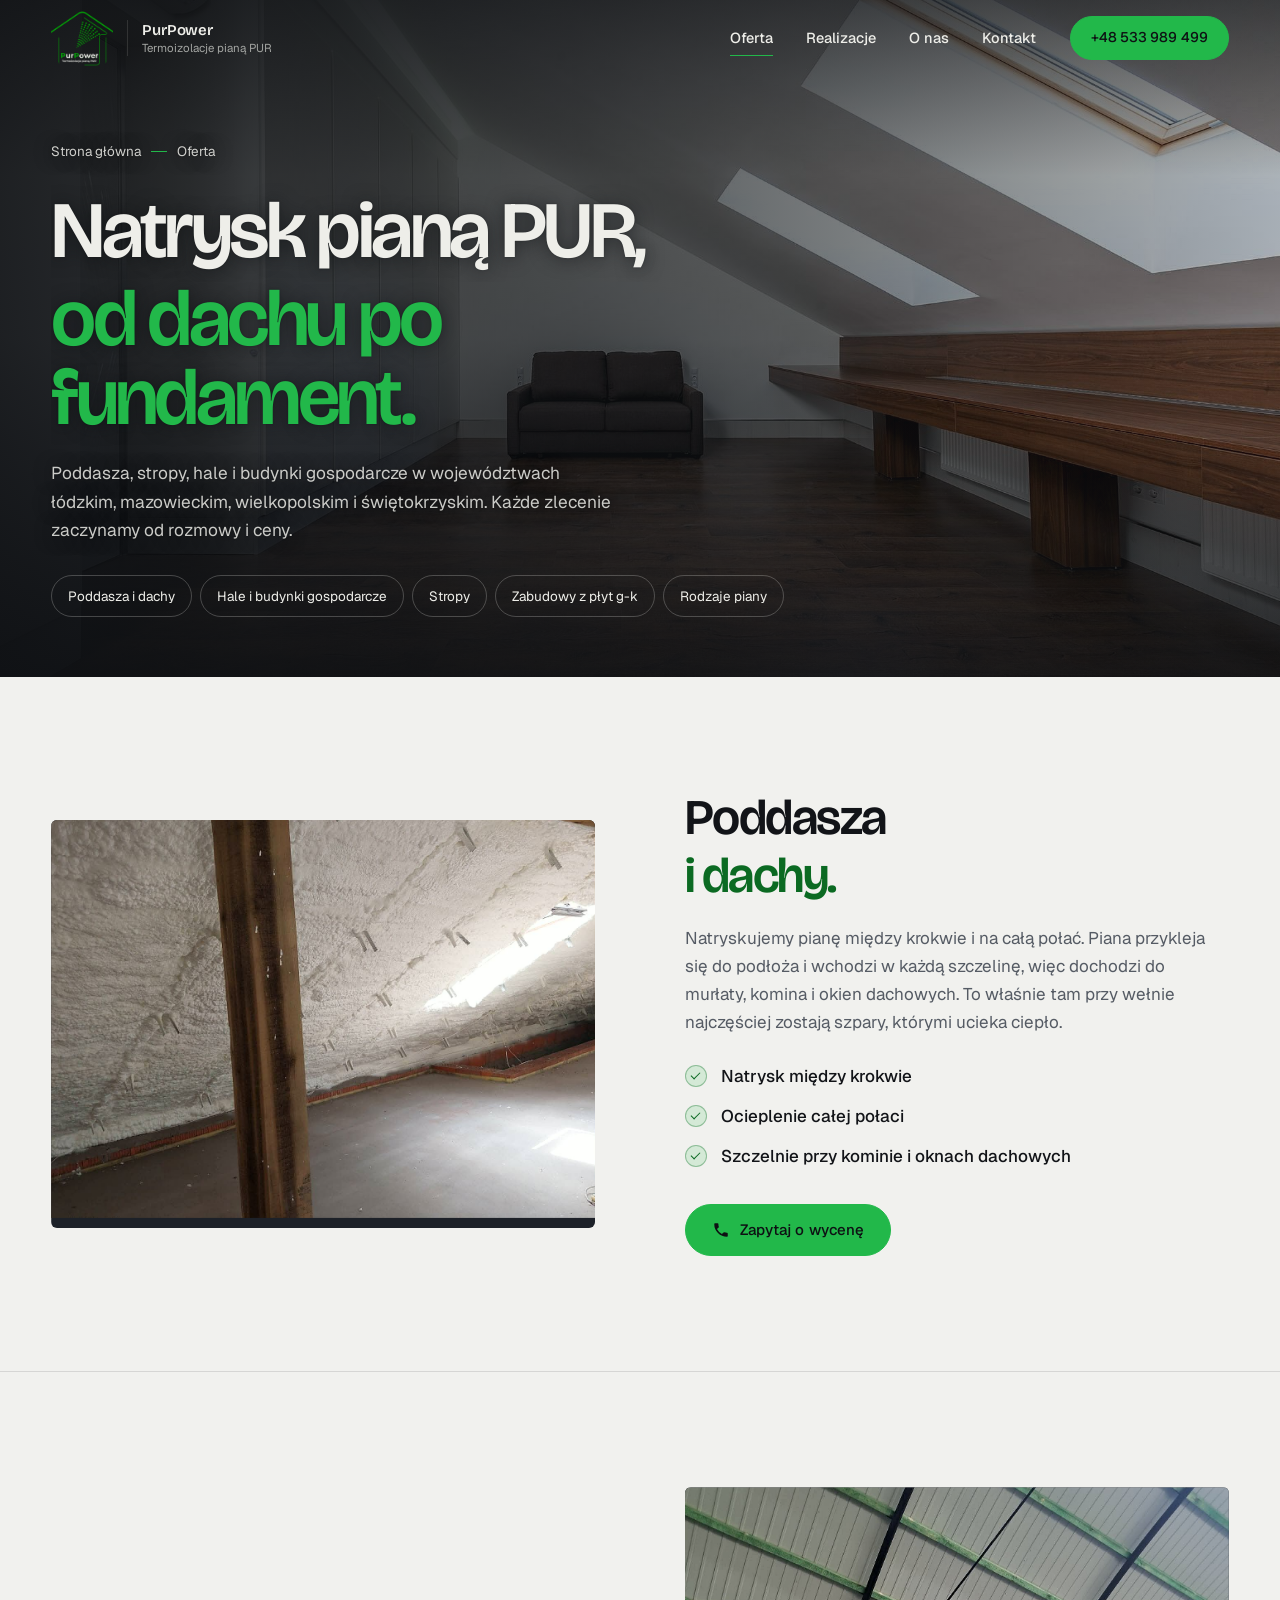
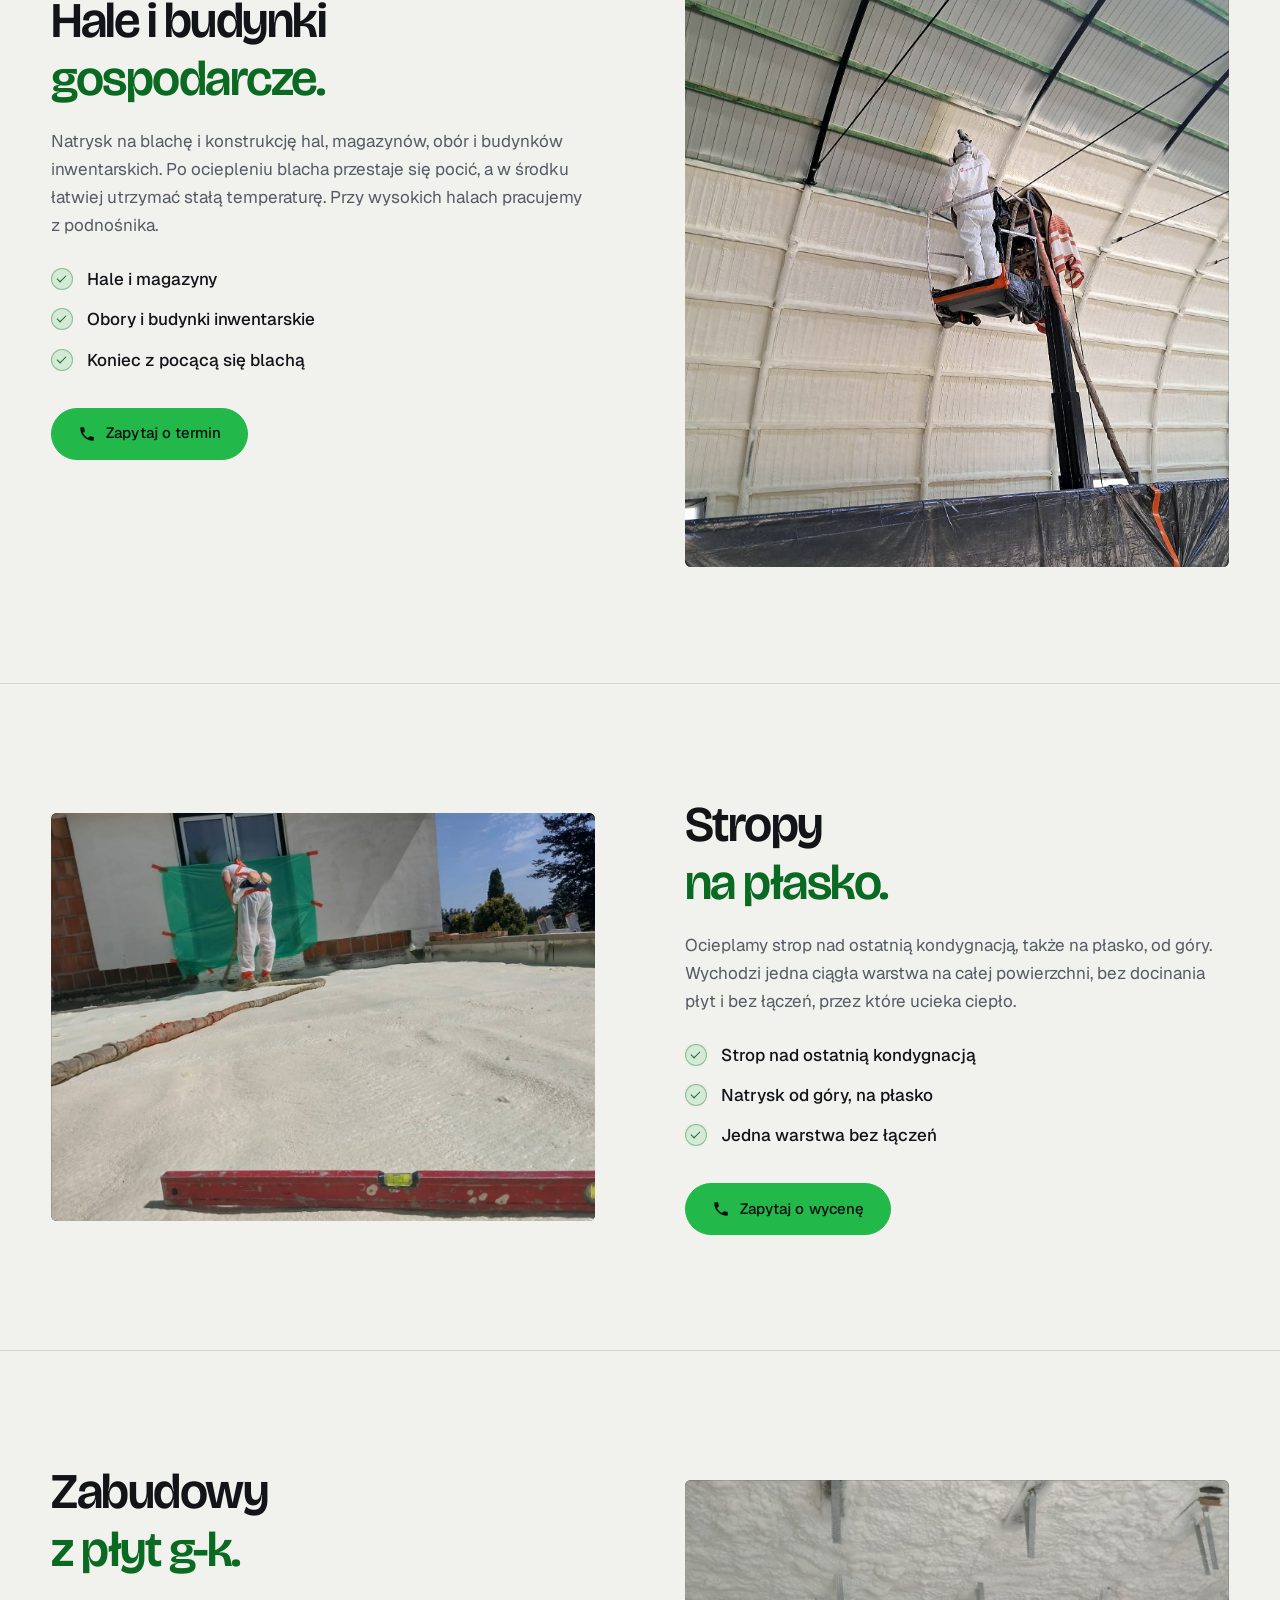
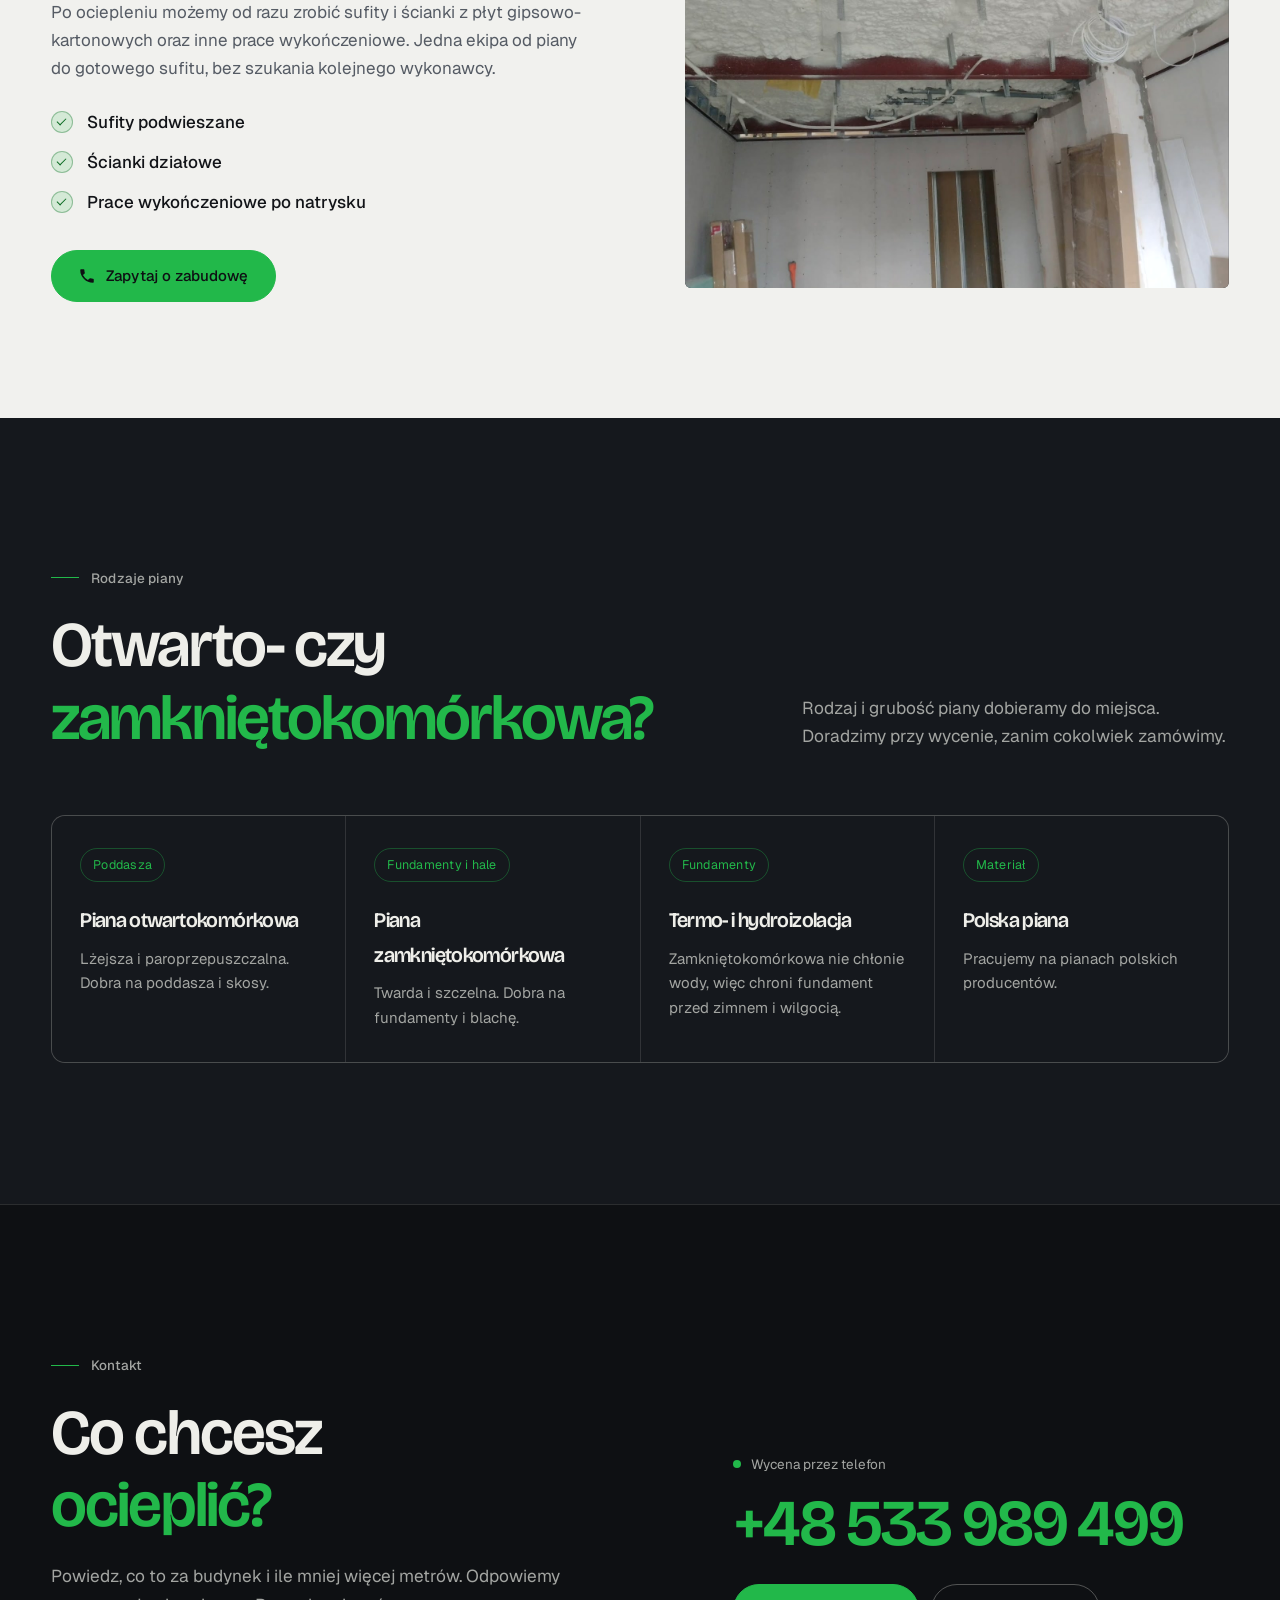
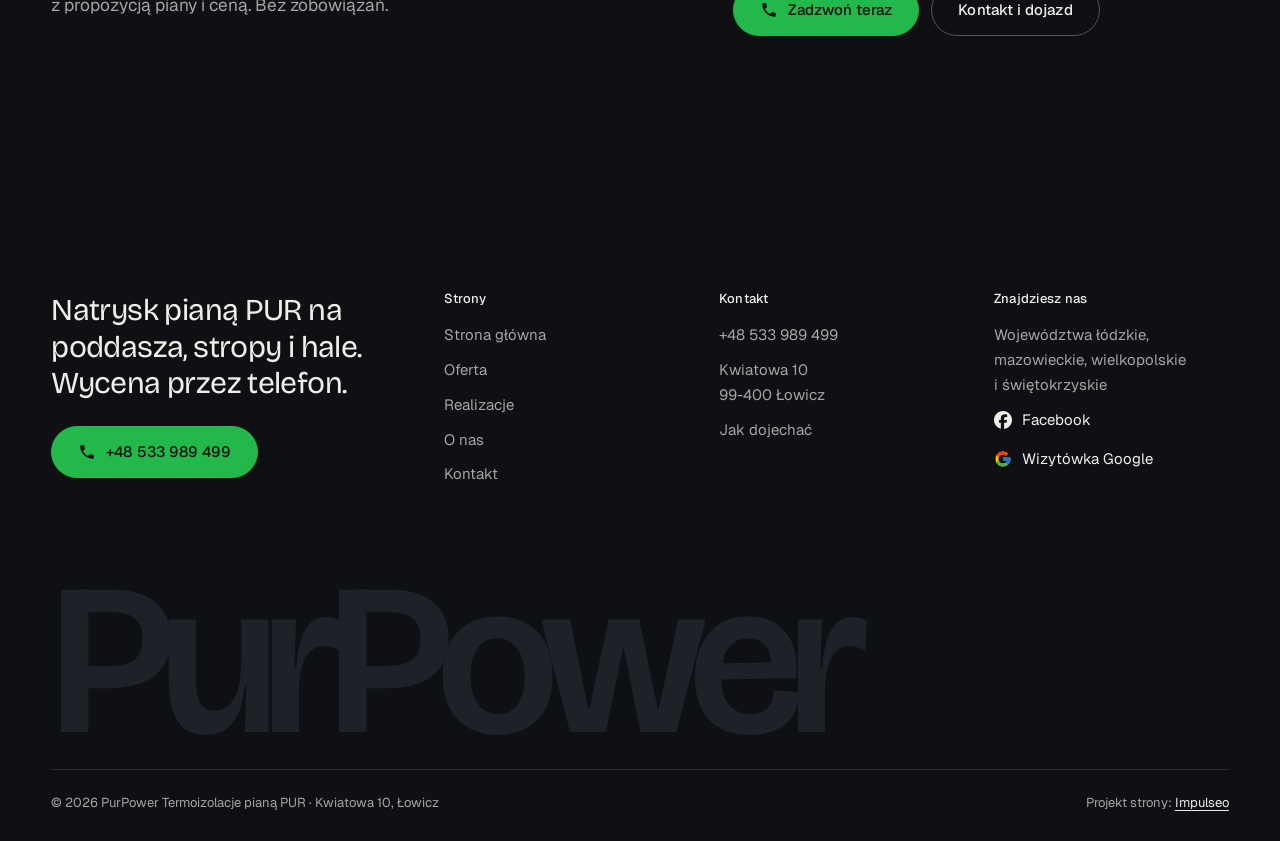
<file: oferta.html>
<!DOCTYPE html>
<html lang="pl">
<head>
<meta charset="UTF-8">
<meta name="viewport" content="width=device-width, initial-scale=1.0">
<title>Oferta - natrysk pianą PUR | PurPower Łowicz</title>
<meta name="description" content="Ocieplanie pianą PUR: poddasza i dachy, hale i budynki gospodarcze, stropy, fundamenty, zabudowy z płyt g-k. PurPower, Łowicz. Wycena: +48 533 989 499.">
<link rel="canonical" href="https://impulseo-pl.github.io/purpower-termoizolacje-piana-pur/oferta.html">
<meta name="robots" content="noindex, nofollow">
<meta name="theme-color" content="#0E1013">
<meta property="og:type" content="website">
<meta property="og:locale" content="pl_PL">
<meta property="og:site_name" content="PurPower Termoizolacje pianą PUR">
<meta property="og:title" content="Oferta - natrysk pianą PUR | PurPower Łowicz">
<meta property="og:description" content="Ocieplanie pianą PUR: poddasza i dachy, hale i budynki gospodarcze, stropy, fundamenty, zabudowy z płyt g-k. PurPower, Łowicz. Wycena: +48 533 989 499.">
<meta property="og:url" content="https://impulseo-pl.github.io/purpower-termoizolacje-piana-pur/oferta.html">
<meta property="og:image" content="https://impulseo-pl.github.io/purpower-termoizolacje-piana-pur/img/og.jpg">
<meta property="og:image:width" content="1200">
<meta property="og:image:height" content="630">
<meta name="twitter:card" content="summary_large_image">
<script type="application/ld+json">{"@context": "https://schema.org", "@type": "HomeAndConstructionBusiness", "name": "PurPower Termoizolacje pianą PUR", "url": "https://impulseo-pl.github.io/purpower-termoizolacje-piana-pur/", "telephone": "+48533989499", "image": "https://impulseo-pl.github.io/purpower-termoizolacje-piana-pur/img/og.jpg", "address": {"@type": "PostalAddress", "streetAddress": "Kwiatowa 10", "postalCode": "99-400", "addressLocality": "Łowicz", "addressCountry": "PL"}, "areaServed": ["województwo łódzkie", "województwo mazowieckie", "województwo wielkopolskie", "województwo świętokrzyskie"], "aggregateRating": {"@type": "AggregateRating", "ratingValue": "5.0", "reviewCount": "3"}, "sameAs": ["https://maps.google.com/?cid=11678616191326609579", "https://www.facebook.com/p/PurPower-Termoizolacje-pian%C4%85-PUR-61572513027092/"]}</script>
<script>(function(){var d=document.documentElement;d.classList.add('js');try{if(!window.matchMedia('(prefers-reduced-motion: reduce)').matches)d.classList.add('anim');}catch(e){}setTimeout(function(){if(!d.classList.contains('anim-ok'))d.classList.remove('anim');},3500);})();</script>
<link rel="preload" as="image" href="img/head-oferta.jpg" fetchpriority="high">
<link rel="preconnect" href="https://fonts.googleapis.com">
<link rel="preconnect" href="https://fonts.gstatic.com" crossorigin>
<link href="https://fonts.googleapis.com/css2?family=Bricolage+Grotesque:opsz,wght@12..96,400..700&family=Geist:wght@400..600&display=swap" rel="stylesheet">
<link rel="stylesheet" href="assets/styles.css?v=20261030a">
<script src="assets/lenis.min.js?v=1.1.20" defer></script>
<script src="assets/main.js?v=20261030a" defer></script>
</head>
<body>
<a class="skip" href="#tresc">Przejdź do treści</a>
<header class="site-head">
<div class="head-in">
  <a class="brand" href="index.html" aria-label="PurPower - strona główna">
    <span class="znak"><img class="wm logo-img" src="img/logo-ciemne.png" alt="PurPower Termoizolacje pianą PUR" width="600" height="534" decoding="async"></span>
    <span class="brand-sub"><b>PurPower</b><br>Termoizolacje pianą PUR</span>
  </a>
  <nav class="nav-links" aria-label="Menu główne">
    <a class="nl" href="oferta.html" aria-current="page">Oferta</a><a class="nl" href="realizacje.html">Realizacje</a><a class="nl" href="o-nas.html">O&nbsp;nas</a><a class="nl" href="kontakt.html">Kontakt</a>
    <a class="btn btn-pur nav-cta" href="tel:+48533989499">+48 533 989 499</a>
  </nav>
  <button class="burger" type="button" aria-label="Otwórz menu" aria-expanded="false" aria-controls="mnav"><span></span><span></span></button>
</div>
</header>
<div class="mnav" id="mnav">
  <div class="mnav-in">
    <a class="ml" href="index.html">Strona główna</a><a class="ml" href="oferta.html" aria-current="page">Oferta</a><a class="ml" href="realizacje.html">Realizacje</a><a class="ml" href="o-nas.html">O&nbsp;nas</a><a class="ml" href="kontakt.html">Kontakt</a>
    <div class="mnav-foot">
      <span>Wycena przez telefon, Łowicz i&nbsp;okolice</span>
      <a class="btn btn-pur" href="tel:+48533989499"><svg class="ico" width="16" height="16" viewBox="0 0 24 24" fill="none" aria-hidden="true"><path d="M6.6 10.8a15.5 15.5 0 0 0 6.6 6.6l2.2-2.2a1 1 0 0 1 1-.24 11.4 11.4 0 0 0 3.6.58 1 1 0 0 1 1 1V20a1 1 0 0 1-1 1A17 17 0 0 1 3 4a1 1 0 0 1 1-1h3.5a1 1 0 0 1 1 1c0 1.25.2 2.46.58 3.6a1 1 0 0 1-.25 1l-2.23 2.2Z" fill="currentColor"/></svg>+48 533 989 499</a>
    </div>
  </div>
</div>
<main id="tresc">
<section class="pagehead">
  <div class="pagehead-media"><img src="img/head-oferta.jpg" alt="Jasne poddasze z oknami dachowymi po wykończeniu" width="1880" height="1255" decoding="async" fetchpriority="high"></div>
  <div class="ph-in">
    <p class="crumb up" style="--d:0"><a href="index.html">Strona główna</a><span class="sl" aria-hidden="true"></span>Oferta</p>
    <h1><span class="ln"><span class="ln-i" style="--k:0">Natrysk pianą PUR,</span></span><span class="ln"><span class="ln-i" style="--k:1"><em>od dachu po fundament.</em></span></span></h1>
    <p class="ph-lead up" style="--d:300">Poddasza, stropy, hale i&nbsp;budynki gospodarcze w&nbsp;województwach łódzkim, mazowieckim, wielkopolskim i&nbsp;świętokrzyskim. Każde zlecenie zaczynamy od rozmowy i&nbsp;ceny.</p>
    <nav class="chips up" style="--d:420" aria-label="Usługi na tej stronie"><a class="chip" href="#poddasza">Poddasza i&nbsp;dachy</a><a class="chip" href="#hale">Hale i&nbsp;budynki gospodarcze</a><a class="chip" href="#stropy">Stropy</a><a class="chip" href="#zabudowy">Zabudowy z&nbsp;płyt g-k</a><a class="chip" href="#piana">Rodzaje piany</a></nav>
  </div>
</section>
<section class="svc-block" id="poddasza">
  <div class="wrap svc-row">
    <figure class="fig svc-fig rv-img rv">
      <img src="img/g1.jpg" alt="Poddasze po natrysku pianą PUR - realizacja PurPower" width="1600" height="1084" decoding="async" data-plx="30" style="height:110%;margin-top:-5%">
    </figure>
    <div class="svc-txt">
      <h2 class="rv rv-h"><span class="ln"><span class="ln-i" style="--k:0">Poddasza</span></span><span class="ln"><span class="ln-i" style="--k:1"><em>i&nbsp;dachy.</em></span></span></h2>
      <p class="rv" style="--d:100">Natryskujemy pianę między krokwie i&nbsp;na całą połać. Piana przykleja się do podłoża i&nbsp;wchodzi w&nbsp;każdą szczelinę, więc dochodzi do murłaty, komina i&nbsp;okien dachowych. To właśnie tam przy wełnie najczęściej zostają szpary, którymi ucieka ciepło.</p>
      <ul class="ticks rv" style="--d:160"><li>Natrysk między krokwie</li><li>Ocieplenie całej połaci</li><li>Szczelnie przy kominie i&nbsp;oknach dachowych</li></ul>
      <a class="btn btn-pur rv" style="--d:220" href="tel:+48533989499"><svg class="ico" width="16" height="16" viewBox="0 0 24 24" fill="none" aria-hidden="true"><path d="M6.6 10.8a15.5 15.5 0 0 0 6.6 6.6l2.2-2.2a1 1 0 0 1 1-.24 11.4 11.4 0 0 0 3.6.58 1 1 0 0 1 1 1V20a1 1 0 0 1-1 1A17 17 0 0 1 3 4a1 1 0 0 1 1-1h3.5a1 1 0 0 1 1 1c0 1.25.2 2.46.58 3.6a1 1 0 0 1-.25 1l-2.23 2.2Z" fill="currentColor"/></svg>Zapytaj o&nbsp;wycenę</a>
    </div>
  </div>
</section>
<section class="svc-block flip" id="hale">
  <div class="wrap svc-row">
    <figure class="fig svc-fig pion rv-img rv">
      <img src="img/g4.jpg" alt="Natrysk pianą PUR w hali łukowej z podnośnika - realizacja PurPower" width="1530" height="2040" decoding="async" data-plx="30" style="height:110%;margin-top:-5%">
    </figure>
    <div class="svc-txt">
      <h2 class="rv rv-h"><span class="ln"><span class="ln-i" style="--k:0">Hale i&nbsp;budynki</span></span><span class="ln"><span class="ln-i" style="--k:1"><em>gospodarcze.</em></span></span></h2>
      <p class="rv" style="--d:100">Natrysk na blachę i&nbsp;konstrukcję hal, magazynów, obór i&nbsp;budynków inwentarskich. Po ociepleniu blacha przestaje się pocić, a&nbsp;w&nbsp;środku łatwiej utrzymać stałą temperaturę. Przy wysokich halach pracujemy z&nbsp;podnośnika.</p>
      <ul class="ticks rv" style="--d:160"><li>Hale i&nbsp;magazyny</li><li>Obory i&nbsp;budynki inwentarskie</li><li>Koniec z&nbsp;pocącą się blachą</li></ul>
      <a class="btn btn-pur rv" style="--d:220" href="tel:+48533989499"><svg class="ico" width="16" height="16" viewBox="0 0 24 24" fill="none" aria-hidden="true"><path d="M6.6 10.8a15.5 15.5 0 0 0 6.6 6.6l2.2-2.2a1 1 0 0 1 1-.24 11.4 11.4 0 0 0 3.6.58 1 1 0 0 1 1 1V20a1 1 0 0 1-1 1A17 17 0 0 1 3 4a1 1 0 0 1 1-1h3.5a1 1 0 0 1 1 1c0 1.25.2 2.46.58 3.6a1 1 0 0 1-.25 1l-2.23 2.2Z" fill="currentColor"/></svg>Zapytaj o&nbsp;termin</a>
    </div>
  </div>
</section>
<section class="svc-block" id="stropy">
  <div class="wrap svc-row">
    <figure class="fig svc-fig rv-img rv">
      <img src="img/g5.jpg" alt="Natrysk pianą PUR na strop płaski od góry - realizacja PurPower" width="1518" height="1108" loading="lazy" decoding="async" data-plx="30" style="height:110%;margin-top:-5%">
    </figure>
    <div class="svc-txt">
      <h2 class="rv rv-h"><span class="ln"><span class="ln-i" style="--k:0">Stropy</span></span><span class="ln"><span class="ln-i" style="--k:1"><em>na płasko.</em></span></span></h2>
      <p class="rv" style="--d:100">Ocieplamy strop nad ostatnią kondygnacją, także na płasko, od góry. Wychodzi jedna ciągła warstwa na całej powierzchni, bez docinania płyt i&nbsp;bez łączeń, przez które ucieka ciepło.</p>
      <ul class="ticks rv" style="--d:160"><li>Strop nad ostatnią kondygnacją</li><li>Natrysk od góry, na płasko</li><li>Jedna warstwa bez łączeń</li></ul>
      <a class="btn btn-pur rv" style="--d:220" href="tel:+48533989499"><svg class="ico" width="16" height="16" viewBox="0 0 24 24" fill="none" aria-hidden="true"><path d="M6.6 10.8a15.5 15.5 0 0 0 6.6 6.6l2.2-2.2a1 1 0 0 1 1-.24 11.4 11.4 0 0 0 3.6.58 1 1 0 0 1 1 1V20a1 1 0 0 1-1 1A17 17 0 0 1 3 4a1 1 0 0 1 1-1h3.5a1 1 0 0 1 1 1c0 1.25.2 2.46.58 3.6a1 1 0 0 1-.25 1l-2.23 2.2Z" fill="currentColor"/></svg>Zapytaj o&nbsp;wycenę</a>
    </div>
  </div>
</section>
<section class="svc-block flip" id="zabudowy">
  <div class="wrap svc-row">
    <figure class="fig svc-fig rv-img rv">
      <img src="img/g6.jpg" alt="Sufit po natrysku pianą PUR przygotowany pod zabudowę - realizacja PurPower" width="1534" height="1128" loading="lazy" decoding="async" data-plx="30" style="height:110%;margin-top:-5%">
    </figure>
    <div class="svc-txt">
      <h2 class="rv rv-h"><span class="ln"><span class="ln-i" style="--k:0">Zabudowy</span></span><span class="ln"><span class="ln-i" style="--k:1"><em>z&nbsp;płyt g-k.</em></span></span></h2>
      <p class="rv" style="--d:100">Po ociepleniu możemy od razu zrobić sufity i&nbsp;ścianki z&nbsp;płyt gipsowo-kartonowych oraz inne prace wykończeniowe. Jedna ekipa od piany do gotowego sufitu, bez szukania kolejnego wykonawcy.</p>
      <ul class="ticks rv" style="--d:160"><li>Sufity podwieszane</li><li>Ścianki działowe</li><li>Prace wykończeniowe po natrysku</li></ul>
      <a class="btn btn-pur rv" style="--d:220" href="tel:+48533989499"><svg class="ico" width="16" height="16" viewBox="0 0 24 24" fill="none" aria-hidden="true"><path d="M6.6 10.8a15.5 15.5 0 0 0 6.6 6.6l2.2-2.2a1 1 0 0 1 1-.24 11.4 11.4 0 0 0 3.6.58 1 1 0 0 1 1 1V20a1 1 0 0 1-1 1A17 17 0 0 1 3 4a1 1 0 0 1 1-1h3.5a1 1 0 0 1 1 1c0 1.25.2 2.46.58 3.6a1 1 0 0 1-.25 1l-2.23 2.2Z" fill="currentColor"/></svg>Zapytaj o&nbsp;zabudowę</a>
    </div>
  </div>
</section>
<section class="sec dark-2" id="piana">
  <div class="wrap">
    <div class="sec-head">
      <div>
        <p class="eyebrow rv">Rodzaje piany</p>
        <h2 class="h2 rv rv-h"><span class="ln"><span class="ln-i" style="--k:0">Otwarto- czy</span></span><span class="ln"><span class="ln-i" style="--k:1"><em>zamkniętokomórkowa?</em></span></span></h2>
      </div>
      <div class="side rv" style="--d:120">
        <p class="lead">Rodzaj i&nbsp;grubość piany dobieramy do miejsca. Doradzimy przy wycenie, zanim cokolwiek zamówimy.</p>
      </div>
    </div>
    <div class="extra-grid"><div class="extra rv" style="--d:0"><span class="tag">Poddasza</span><h3>Piana otwartokomórkowa</h3><p>Lżejsza i&nbsp;paroprzepuszczalna. Dobra na poddasza i&nbsp;skosy.</p></div><div class="extra rv" style="--d:80"><span class="tag">Fundamenty i&nbsp;hale</span><h3>Piana zamkniętokomórkowa</h3><p>Twarda i&nbsp;szczelna. Dobra na fundamenty i&nbsp;blachę.</p></div><div class="extra rv" style="--d:160"><span class="tag">Fundamenty</span><h3>Termo- i&nbsp;hydroizolacja</h3><p>Zamkniętokomórkowa nie chłonie wody, więc chroni fundament przed zimnem i&nbsp;wilgocią.</p></div><div class="extra rv" style="--d:240"><span class="tag">Materiał</span><h3>Polska piana</h3><p>Pracujemy na pianach polskich producentów.</p></div></div>
  </div>
</section>
<section class="cta-band dark">
  <div class="wrap cta-grid">
    <div>
      <p class="eyebrow rv">Kontakt</p>
      <h2 class="h2 rv rv-h"><span class="ln"><span class="ln-i" style="--k:0">Co chcesz</span></span><span class="ln"><span class="ln-i" style="--k:1"><em>ocieplić?</em></span></span></h2>
      <p class="lead rv" style="--d:120">Powiedz, co to za budynek i&nbsp;ile mniej więcej metrów. Odpowiemy z&nbsp;propozycją piany i&nbsp;ceną. Bez zobowiązań.</p>
    </div>
    <div class="cta-side rv" style="--d:180">
      <span class="lbl"><span class="live" aria-hidden="true"></span>Wycena przez telefon</span>
      <a class="cta-phone" href="tel:+48533989499">+48 533 989 499</a>
      <div class="cta-row">
        <a class="btn btn-pur" href="tel:+48533989499"><svg class="ico" width="16" height="16" viewBox="0 0 24 24" fill="none" aria-hidden="true"><path d="M6.6 10.8a15.5 15.5 0 0 0 6.6 6.6l2.2-2.2a1 1 0 0 1 1-.24 11.4 11.4 0 0 0 3.6.58 1 1 0 0 1 1 1V20a1 1 0 0 1-1 1A17 17 0 0 1 3 4a1 1 0 0 1 1-1h3.5a1 1 0 0 1 1 1c0 1.25.2 2.46.58 3.6a1 1 0 0 1-.25 1l-2.23 2.2Z" fill="currentColor"/></svg>Zadzwoń teraz</a>
        <a class="btn btn-ghost" href="kontakt.html">Kontakt i&nbsp;dojazd</a>
      </div>
    </div>
  </div>
</section>
</main>
<footer class="site-foot">
  <div class="wrap">
    <div class="foot-top">
      <div>
        <p class="foot-claim">Natrysk pianą PUR na poddasza, stropy i&nbsp;hale. Wycena przez telefon.</p>
        <a class="btn btn-pur" href="tel:+48533989499"><svg class="ico" width="16" height="16" viewBox="0 0 24 24" fill="none" aria-hidden="true"><path d="M6.6 10.8a15.5 15.5 0 0 0 6.6 6.6l2.2-2.2a1 1 0 0 1 1-.24 11.4 11.4 0 0 0 3.6.58 1 1 0 0 1 1 1V20a1 1 0 0 1-1 1A17 17 0 0 1 3 4a1 1 0 0 1 1-1h3.5a1 1 0 0 1 1 1c0 1.25.2 2.46.58 3.6a1 1 0 0 1-.25 1l-2.23 2.2Z" fill="currentColor"/></svg>+48 533 989 499</a>
      </div>
      <div>
        <h4>Strony</h4>
        <ul><li><a href="index.html">Strona główna</a></li><li><a href="oferta.html">Oferta</a></li><li><a href="realizacje.html">Realizacje</a></li><li><a href="o-nas.html">O&nbsp;nas</a></li><li><a href="kontakt.html">Kontakt</a></li></ul>
      </div>
      <div>
        <h4>Kontakt</h4>
        <ul>
          <li><a href="tel:+48533989499">+48 533 989 499</a></li>
          <li>Kwiatowa 10<br>99-400 Łowicz</li>
          <li><a href="https://maps.google.com/?cid=11678616191326609579" target="_blank" rel="noopener">Jak dojechać</a></li>
        </ul>
      </div>
      <div>
        <h4>Znajdziesz nas</h4>
        <ul>
          <li>Województwa łódzkie, mazowieckie, wielkopolskie i&nbsp;świętokrzyskie</li>
          <li><a class="soc" href="https://www.facebook.com/p/PurPower-Termoizolacje-pian%C4%85-PUR-61572513027092/" target="_blank" rel="noopener" aria-label="Facebook - PurPower Termoizolacje pianą PUR"><svg viewBox="0 0 24 24" aria-hidden="true" focusable="false"><path d="M9.101 23.691v-7.98H6.627v-3.667h2.474v-1.58c0-4.085 1.848-5.978 5.858-5.978.401 0 .955.042 1.468.103a8.68 8.68 0 0 1 1.141.195v3.325a8.623 8.623 0 0 0-.653-.036 26.805 26.805 0 0 0-.733-.009c-.707 0-1.259.096-1.675.309a1.686 1.686 0 0 0-.679.622c-.258.42-.374.995-.374 1.752v1.297h3.919l-.386 2.103-.287 1.564h-3.246v8.245C19.396 23.238 24 18.179 24 12.044c0-6.627-5.373-12-12-12s-12 5.373-12 12c0 5.628 3.874 10.35 9.101 11.647Z" fill="currentColor"/></svg>Facebook</a></li>
          <li><a class="soc" href="https://maps.google.com/?cid=11678616191326609579" target="_blank" rel="noopener" aria-label="Wizytówka PurPower w Google"><svg class="g-logo" viewBox="0 0 48 48" aria-hidden="true"><path fill="#FFC107" d="M43.6 20.5H42V20H24v8h11.3C33.7 32.7 29.2 36 24 36c-6.6 0-12-5.4-12-12s5.4-12 12-12c3.1 0 5.8 1.2 7.9 3.1l5.7-5.7C34 6.1 29.3 4 24 4 12.9 4 4 12.9 4 24s8.9 20 20 20 20-8.9 20-20c0-1.3-.1-2.4-.4-3.5z"/><path fill="#FF3D00" d="m6.3 14.7 6.6 4.8C14.7 15.1 19 12 24 12c3.1 0 5.8 1.2 7.9 3.1l5.7-5.7C34 6.1 29.3 4 24 4 16.3 4 9.7 8.3 6.3 14.7z"/><path fill="#4CAF50" d="M24 44c5.2 0 9.9-2 13.4-5.2l-6.2-5.2A11.9 11.9 0 0 1 24 36c-5.2 0-9.6-3.3-11.3-7.9l-6.5 5C9.5 39.6 16.2 44 24 44z"/><path fill="#1976D2" d="M43.6 20.5H42V20H24v8h11.3a12 12 0 0 1-4.1 5.6l6.2 5.2C37 39.2 44 34 44 24c0-1.3-.1-2.4-.4-3.5z"/></svg>Wizytówka Google</a></li>
        </ul>
      </div>
    </div>
    <div class="foot-mark" aria-hidden="true">PurPower</div>
    <div class="foot-bottom">
      <span>© 2026 PurPower Termoizolacje pianą PUR · Kwiatowa 10, Łowicz</span>
      <span>Projekt strony: <a class="foot-credit" href="https://impulseo.pl" target="_blank" rel="noopener">Impulseo</a></span>
    </div>
  </div>
</footer>
<div class="sticky-call">
  <a class="btn btn-pur" href="tel:+48533989499"><svg class="ico" width="16" height="16" viewBox="0 0 24 24" fill="none" aria-hidden="true"><path d="M6.6 10.8a15.5 15.5 0 0 0 6.6 6.6l2.2-2.2a1 1 0 0 1 1-.24 11.4 11.4 0 0 0 3.6.58 1 1 0 0 1 1 1V20a1 1 0 0 1-1 1A17 17 0 0 1 3 4a1 1 0 0 1 1-1h3.5a1 1 0 0 1 1 1c0 1.25.2 2.46.58 3.6a1 1 0 0 1-.25 1l-2.23 2.2Z" fill="currentColor"/></svg>Zadzwoń</a>
  <a class="btn btn-ghost" href="kontakt.html">Kontakt i&nbsp;dojazd</a>
</div>
<div class="demo-wazne" data-do="2026-11-04" data-cykl="3" hidden><svg class="dw-ico" width="13" height="13" viewBox="0 0 24 24" fill="none" aria-hidden="true"><circle cx="12" cy="12" r="8.6" stroke="currentColor" stroke-width="1.8"/><path d="M12 7.2V12l3.3 2" stroke="currentColor" stroke-width="1.8" stroke-linecap="round"/></svg><span class="dw-txt"></span></div>
</body>
</html>
</file>
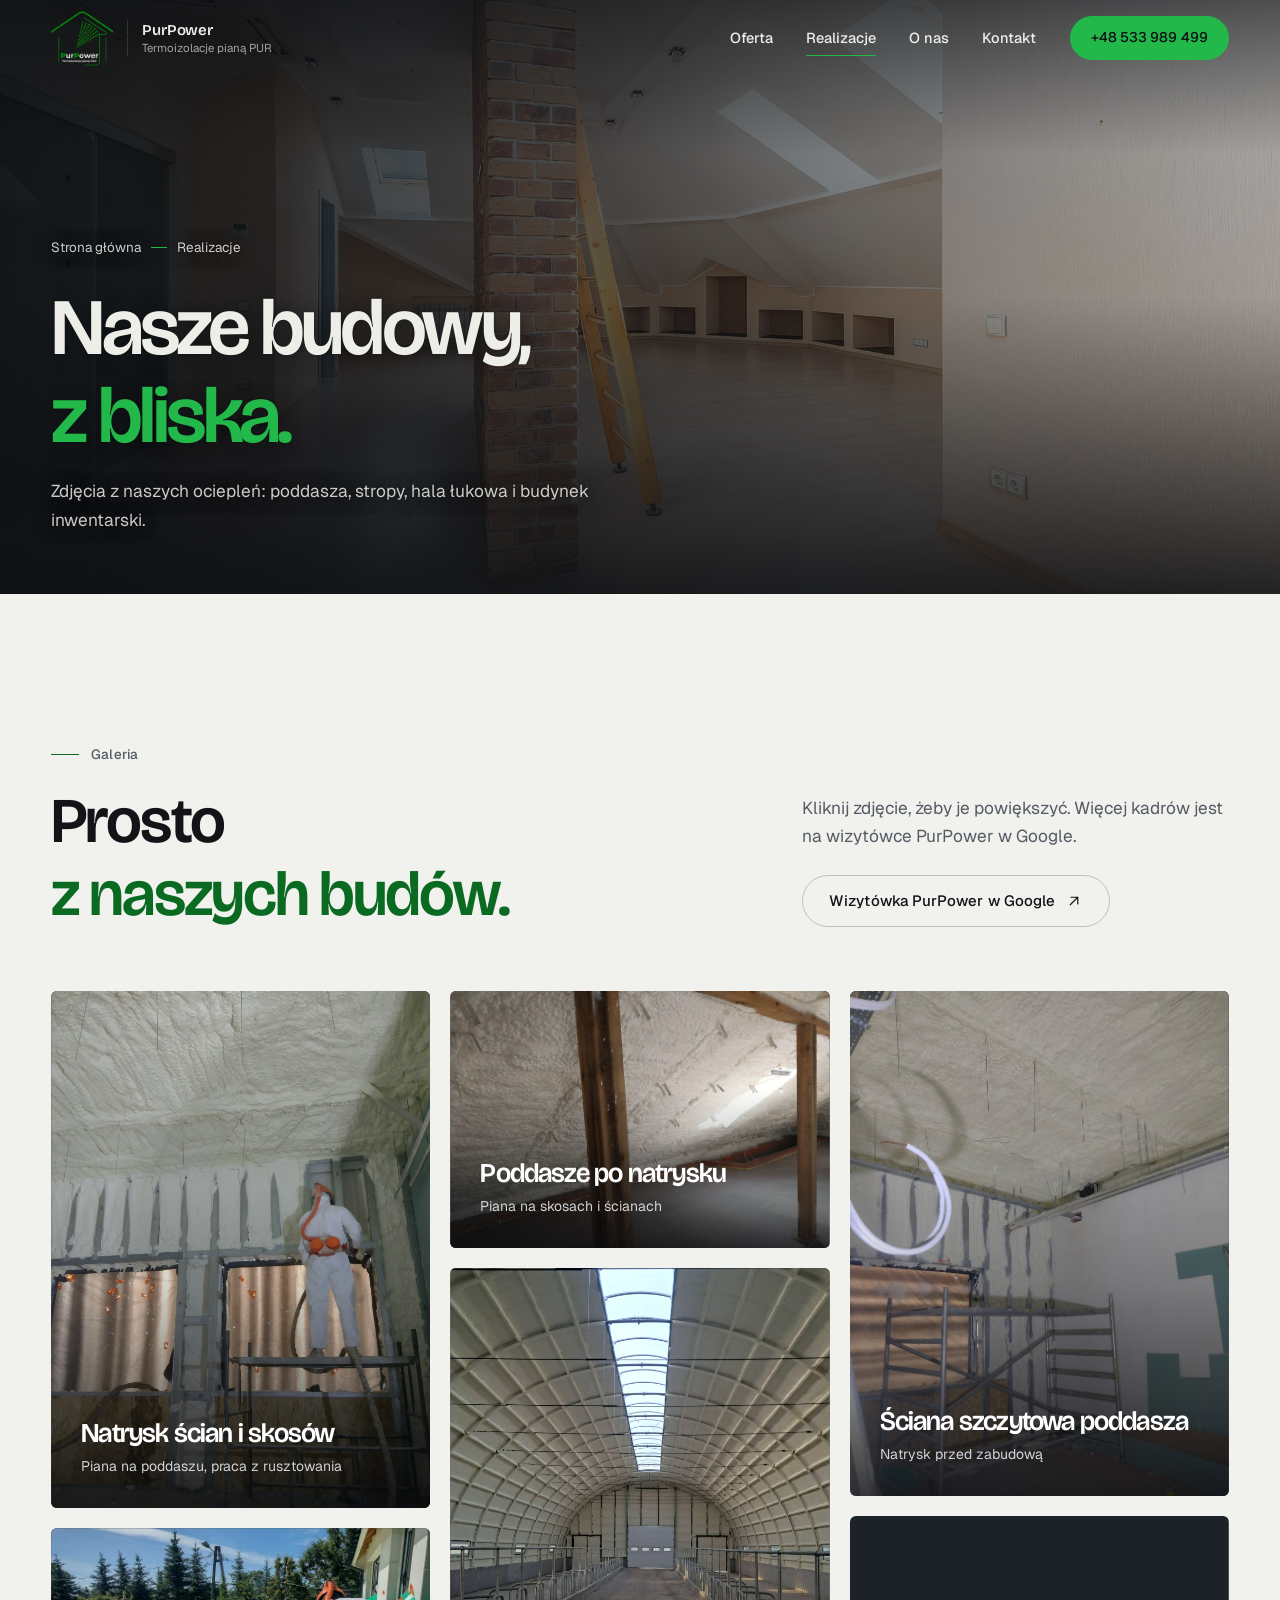
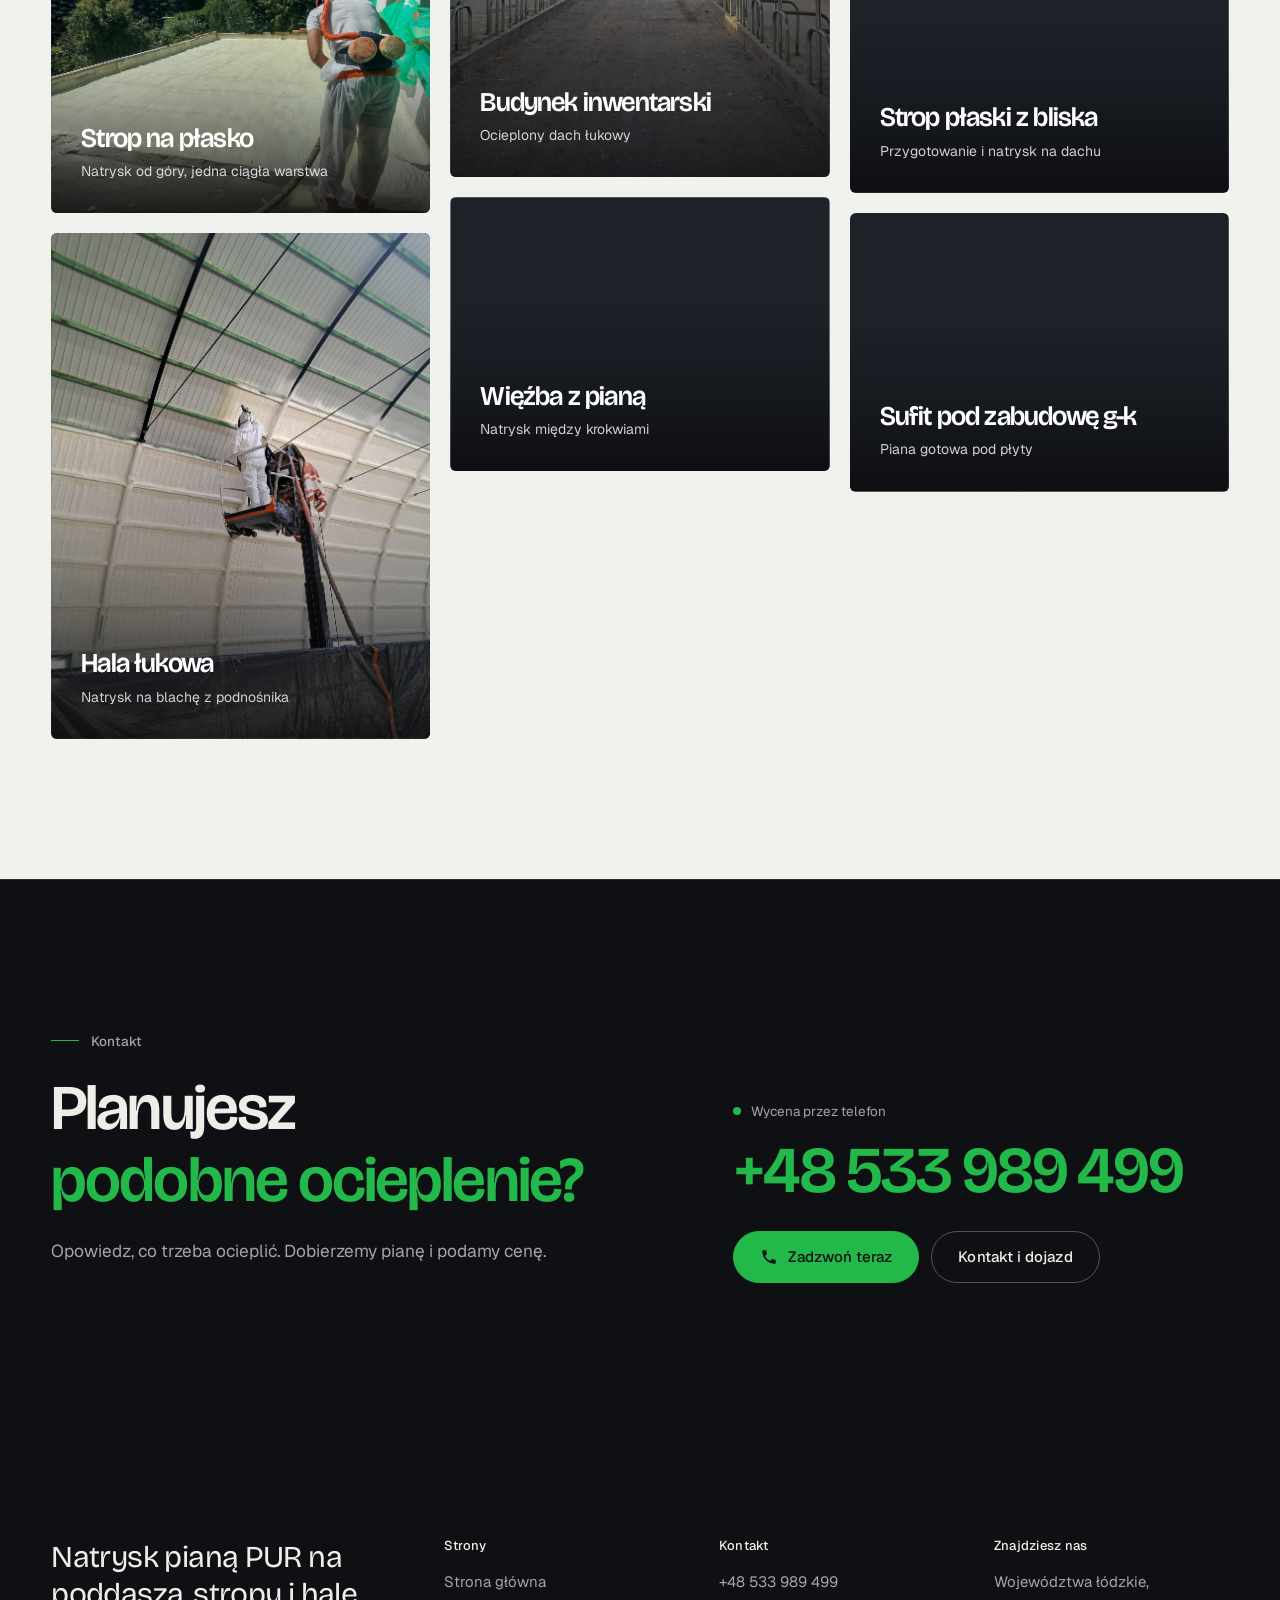
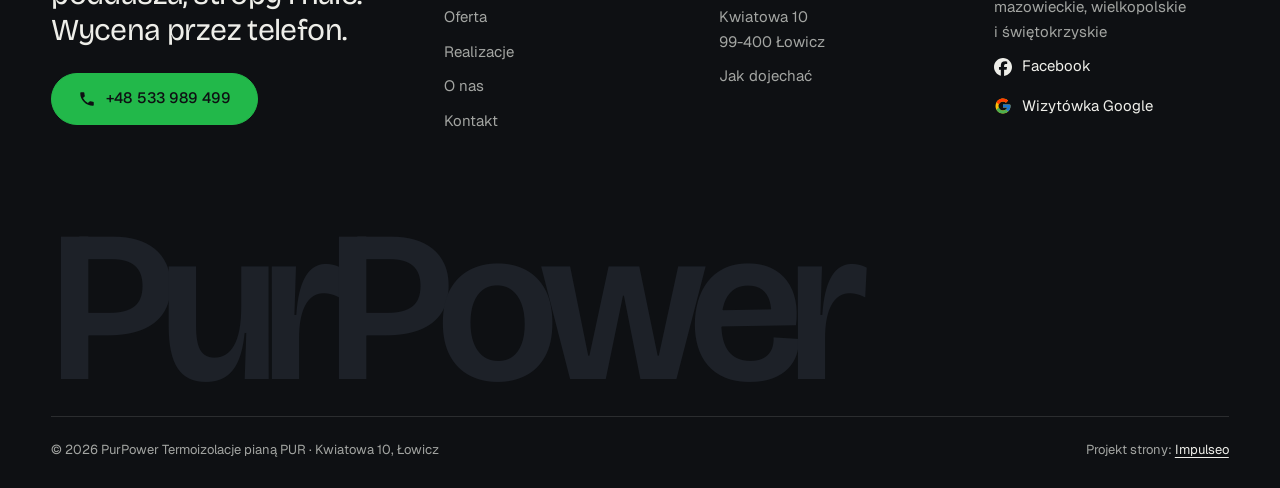
<file: realizacje.html>
<!DOCTYPE html>
<html lang="pl">
<head>
<meta charset="UTF-8">
<meta name="viewport" content="width=device-width, initial-scale=1.0">
<title>Realizacje - ocieplenia pianą PUR | PurPower Łowicz</title>
<meta name="description" content="Zdjęcia z ociepleń PurPower: poddasza, stropy płaskie, hala łukowa, budynek inwentarski. Natrysk pianą PUR, Łowicz i okolice.">
<link rel="canonical" href="https://impulseo-pl.github.io/purpower-termoizolacje-piana-pur/realizacje.html">
<meta name="robots" content="noindex, nofollow">
<meta name="theme-color" content="#0E1013">
<meta property="og:type" content="website">
<meta property="og:locale" content="pl_PL">
<meta property="og:site_name" content="PurPower Termoizolacje pianą PUR">
<meta property="og:title" content="Realizacje - ocieplenia pianą PUR | PurPower Łowicz">
<meta property="og:description" content="Zdjęcia z ociepleń PurPower: poddasza, stropy płaskie, hala łukowa, budynek inwentarski. Natrysk pianą PUR, Łowicz i okolice.">
<meta property="og:url" content="https://impulseo-pl.github.io/purpower-termoizolacje-piana-pur/realizacje.html">
<meta property="og:image" content="https://impulseo-pl.github.io/purpower-termoizolacje-piana-pur/img/og.jpg">
<meta property="og:image:width" content="1200">
<meta property="og:image:height" content="630">
<meta name="twitter:card" content="summary_large_image">
<script type="application/ld+json">{"@context": "https://schema.org", "@type": "HomeAndConstructionBusiness", "name": "PurPower Termoizolacje pianą PUR", "url": "https://impulseo-pl.github.io/purpower-termoizolacje-piana-pur/", "telephone": "+48533989499", "image": "https://impulseo-pl.github.io/purpower-termoizolacje-piana-pur/img/og.jpg", "address": {"@type": "PostalAddress", "streetAddress": "Kwiatowa 10", "postalCode": "99-400", "addressLocality": "Łowicz", "addressCountry": "PL"}, "areaServed": ["województwo łódzkie", "województwo mazowieckie", "województwo wielkopolskie", "województwo świętokrzyskie"], "aggregateRating": {"@type": "AggregateRating", "ratingValue": "5.0", "reviewCount": "3"}, "sameAs": ["https://maps.google.com/?cid=11678616191326609579", "https://www.facebook.com/p/PurPower-Termoizolacje-pian%C4%85-PUR-61572513027092/"]}</script>
<script>(function(){var d=document.documentElement;d.classList.add('js');try{if(!window.matchMedia('(prefers-reduced-motion: reduce)').matches)d.classList.add('anim');}catch(e){}setTimeout(function(){if(!d.classList.contains('anim-ok'))d.classList.remove('anim');},3500);})();</script>
<link rel="preload" as="image" href="img/g10.jpg" fetchpriority="high">
<link rel="preconnect" href="https://fonts.googleapis.com">
<link rel="preconnect" href="https://fonts.gstatic.com" crossorigin>
<link href="https://fonts.googleapis.com/css2?family=Bricolage+Grotesque:opsz,wght@12..96,400..700&family=Geist:wght@400..600&display=swap" rel="stylesheet">
<link rel="stylesheet" href="assets/styles.css?v=20261030a">
<script src="assets/lenis.min.js?v=1.1.20" defer></script>
<script src="assets/main.js?v=20261030a" defer></script>
</head>
<body>
<a class="skip" href="#tresc">Przejdź do treści</a>
<header class="site-head">
<div class="head-in">
  <a class="brand" href="index.html" aria-label="PurPower - strona główna">
    <span class="znak"><img class="wm logo-img" src="img/logo-ciemne.png" alt="PurPower Termoizolacje pianą PUR" width="600" height="534" decoding="async"></span>
    <span class="brand-sub"><b>PurPower</b><br>Termoizolacje pianą PUR</span>
  </a>
  <nav class="nav-links" aria-label="Menu główne">
    <a class="nl" href="oferta.html">Oferta</a><a class="nl" href="realizacje.html" aria-current="page">Realizacje</a><a class="nl" href="o-nas.html">O&nbsp;nas</a><a class="nl" href="kontakt.html">Kontakt</a>
    <a class="btn btn-pur nav-cta" href="tel:+48533989499">+48 533 989 499</a>
  </nav>
  <button class="burger" type="button" aria-label="Otwórz menu" aria-expanded="false" aria-controls="mnav"><span></span><span></span></button>
</div>
</header>
<div class="mnav" id="mnav">
  <div class="mnav-in">
    <a class="ml" href="index.html">Strona główna</a><a class="ml" href="oferta.html">Oferta</a><a class="ml" href="realizacje.html" aria-current="page">Realizacje</a><a class="ml" href="o-nas.html">O&nbsp;nas</a><a class="ml" href="kontakt.html">Kontakt</a>
    <div class="mnav-foot">
      <span>Wycena przez telefon, Łowicz i&nbsp;okolice</span>
      <a class="btn btn-pur" href="tel:+48533989499"><svg class="ico" width="16" height="16" viewBox="0 0 24 24" fill="none" aria-hidden="true"><path d="M6.6 10.8a15.5 15.5 0 0 0 6.6 6.6l2.2-2.2a1 1 0 0 1 1-.24 11.4 11.4 0 0 0 3.6.58 1 1 0 0 1 1 1V20a1 1 0 0 1-1 1A17 17 0 0 1 3 4a1 1 0 0 1 1-1h3.5a1 1 0 0 1 1 1c0 1.25.2 2.46.58 3.6a1 1 0 0 1-.25 1l-2.23 2.2Z" fill="currentColor"/></svg>+48 533 989 499</a>
    </div>
  </div>
</div>
<main id="tresc">
<section class="pagehead">
  <div class="pagehead-media"><img src="img/g10.jpg" alt="Przestronne poddasze z oknami dachowymi po wykończeniu" width="1880" height="1255" decoding="async" fetchpriority="high"></div>
  <div class="ph-in">
    <p class="crumb up" style="--d:0"><a href="index.html">Strona główna</a><span class="sl" aria-hidden="true"></span>Realizacje</p>
    <h1><span class="ln"><span class="ln-i" style="--k:0">Nasze budowy,</span></span><span class="ln"><span class="ln-i" style="--k:1"><em>z&nbsp;bliska.</em></span></span></h1>
    <p class="ph-lead up" style="--d:300">Zdjęcia z&nbsp;naszych ociepleń: poddasza, stropy, hala łukowa i&nbsp;budynek inwentarski.</p>
  </div>
</section>
<section class="sec">
  <div class="wrap">
    <div class="sec-head">
      <div>
        <p class="eyebrow rv">Galeria</p>
        <h2 class="h2 rv rv-h"><span class="ln"><span class="ln-i" style="--k:0">Prosto</span></span><span class="ln"><span class="ln-i" style="--k:1"><em>z&nbsp;naszych budów.</em></span></span></h2>
      </div>
      <div class="side rv" style="--d:120">
        <p class="lead">Kliknij zdjęcie, żeby je powiększyć. Więcej kadrów jest na wizytówce PurPower w&nbsp;Google.</p>
        <a class="btn btn-ghost" href="https://maps.google.com/?cid=11678616191326609579" target="_blank" rel="noopener">Wizytówka PurPower w&nbsp;Google<svg class="ico" width="18" height="18" viewBox="0 0 24 24" fill="none" stroke="currentColor" stroke-width="1.6" stroke-linecap="round" stroke-linejoin="round" aria-hidden="true"><path d="M7 17 17 7M8 7h9v9"/></svg></a>
      </div>
    </div>
    <div class="masonry">
      <a class="tile rv-img rv" style="--d:0" href="img/g2.jpg" data-lb="Natrysk ścian i skosów - Piana na poddaszu, praca z rusztowania">
        <img src="img/g2.jpg" alt="Natrysk ścian i skosów - realizacja PurPower" width="1434" height="1956" decoding="async">
        <span class="tile-cap"><h3>Natrysk ścian i&nbsp;skosów</h3><span>Piana na poddaszu, praca z&nbsp;rusztowania</span></span>
      </a><a class="tile rv-img rv" style="--d:110" href="img/about.jpg" data-lb="Strop na płasko - Natrysk od góry, jedna ciągła warstwa">
        <img src="img/about.jpg" alt="Strop na płasko - realizacja PurPower" width="1600" height="1202" decoding="async">
        <span class="tile-cap"><h3>Strop na płasko</h3><span>Natrysk od góry, jedna ciągła warstwa</span></span>
      </a><a class="tile rv-img rv" style="--d:220" href="img/g4.jpg" data-lb="Hala łukowa - Natrysk na blachę z podnośnika">
        <img src="img/g4.jpg" alt="Hala łukowa - realizacja PurPower" width="1530" height="2040" decoding="async">
        <span class="tile-cap"><h3>Hala łukowa</h3><span>Natrysk na blachę z&nbsp;podnośnika</span></span>
      </a><a class="tile rv-img rv" style="--d:0" href="img/g1.jpg" data-lb="Poddasze po natrysku - Piana na skosach i ścianach">
        <img src="img/g1.jpg" alt="Poddasze po natrysku - realizacja PurPower" width="1600" height="1084" decoding="async">
        <span class="tile-cap"><h3>Poddasze po natrysku</h3><span>Piana na skosach i&nbsp;ścianach</span></span>
      </a><a class="tile rv-img rv" style="--d:110" href="img/g8.jpg" data-lb="Budynek inwentarski - Ocieplony dach łukowy">
        <img src="img/g8.jpg" alt="Budynek inwentarski - realizacja PurPower" width="1480" height="1988" decoding="async">
        <span class="tile-cap"><h3>Budynek inwentarski</h3><span>Ocieplony dach łukowy</span></span>
      </a><a class="tile rv-img rv" style="--d:220" href="img/g3.jpg" data-lb="Więźba z pianą - Natrysk między krokwiami">
        <img src="img/g3.jpg" alt="Więźba z pianą - realizacja PurPower" width="1502" height="1086" decoding="async">
        <span class="tile-cap"><h3>Więźba z&nbsp;pianą</h3><span>Natrysk między krokwiami</span></span>
      </a><a class="tile rv-img rv" style="--d:0" href="img/g7.jpg" data-lb="Ściana szczytowa poddasza - Natrysk przed zabudową">
        <img src="img/g7.jpg" alt="Ściana szczytowa poddasza - realizacja PurPower" width="1538" height="2048" decoding="async">
        <span class="tile-cap"><h3>Ściana szczytowa poddasza</h3><span>Natrysk przed zabudową</span></span>
      </a><a class="tile rv-img rv" style="--d:110" href="img/g5.jpg" data-lb="Strop płaski z bliska - Przygotowanie i natrysk na dachu">
        <img src="img/g5.jpg" alt="Strop płaski z bliska - realizacja PurPower" width="1518" height="1108" decoding="async">
        <span class="tile-cap"><h3>Strop płaski z&nbsp;bliska</h3><span>Przygotowanie i&nbsp;natrysk na dachu</span></span>
      </a><a class="tile rv-img rv" style="--d:220" href="img/g6.jpg" data-lb="Sufit pod zabudowę g-k - Piana gotowa pod płyty">
        <img src="img/g6.jpg" alt="Sufit pod zabudowę g-k - realizacja PurPower" width="1534" height="1128" loading="lazy" decoding="async">
        <span class="tile-cap"><h3>Sufit pod zabudowę g-k</h3><span>Piana gotowa pod płyty</span></span>
      </a>
    </div>
  </div>
</section>
<section class="cta-band dark">
  <div class="wrap cta-grid">
    <div>
      <p class="eyebrow rv">Kontakt</p>
      <h2 class="h2 rv rv-h"><span class="ln"><span class="ln-i" style="--k:0">Planujesz</span></span><span class="ln"><span class="ln-i" style="--k:1"><em>podobne ocieplenie?</em></span></span></h2>
      <p class="lead rv" style="--d:120">Opowiedz, co trzeba ocieplić. Dobierzemy pianę i&nbsp;podamy cenę.</p>
    </div>
    <div class="cta-side rv" style="--d:180">
      <span class="lbl"><span class="live" aria-hidden="true"></span>Wycena przez telefon</span>
      <a class="cta-phone" href="tel:+48533989499">+48 533 989 499</a>
      <div class="cta-row">
        <a class="btn btn-pur" href="tel:+48533989499"><svg class="ico" width="16" height="16" viewBox="0 0 24 24" fill="none" aria-hidden="true"><path d="M6.6 10.8a15.5 15.5 0 0 0 6.6 6.6l2.2-2.2a1 1 0 0 1 1-.24 11.4 11.4 0 0 0 3.6.58 1 1 0 0 1 1 1V20a1 1 0 0 1-1 1A17 17 0 0 1 3 4a1 1 0 0 1 1-1h3.5a1 1 0 0 1 1 1c0 1.25.2 2.46.58 3.6a1 1 0 0 1-.25 1l-2.23 2.2Z" fill="currentColor"/></svg>Zadzwoń teraz</a>
        <a class="btn btn-ghost" href="kontakt.html">Kontakt i&nbsp;dojazd</a>
      </div>
    </div>
  </div>
</section>
</main>
<footer class="site-foot">
  <div class="wrap">
    <div class="foot-top">
      <div>
        <p class="foot-claim">Natrysk pianą PUR na poddasza, stropy i&nbsp;hale. Wycena przez telefon.</p>
        <a class="btn btn-pur" href="tel:+48533989499"><svg class="ico" width="16" height="16" viewBox="0 0 24 24" fill="none" aria-hidden="true"><path d="M6.6 10.8a15.5 15.5 0 0 0 6.6 6.6l2.2-2.2a1 1 0 0 1 1-.24 11.4 11.4 0 0 0 3.6.58 1 1 0 0 1 1 1V20a1 1 0 0 1-1 1A17 17 0 0 1 3 4a1 1 0 0 1 1-1h3.5a1 1 0 0 1 1 1c0 1.25.2 2.46.58 3.6a1 1 0 0 1-.25 1l-2.23 2.2Z" fill="currentColor"/></svg>+48 533 989 499</a>
      </div>
      <div>
        <h4>Strony</h4>
        <ul><li><a href="index.html">Strona główna</a></li><li><a href="oferta.html">Oferta</a></li><li><a href="realizacje.html">Realizacje</a></li><li><a href="o-nas.html">O&nbsp;nas</a></li><li><a href="kontakt.html">Kontakt</a></li></ul>
      </div>
      <div>
        <h4>Kontakt</h4>
        <ul>
          <li><a href="tel:+48533989499">+48 533 989 499</a></li>
          <li>Kwiatowa 10<br>99-400 Łowicz</li>
          <li><a href="https://maps.google.com/?cid=11678616191326609579" target="_blank" rel="noopener">Jak dojechać</a></li>
        </ul>
      </div>
      <div>
        <h4>Znajdziesz nas</h4>
        <ul>
          <li>Województwa łódzkie, mazowieckie, wielkopolskie i&nbsp;świętokrzyskie</li>
          <li><a class="soc" href="https://www.facebook.com/p/PurPower-Termoizolacje-pian%C4%85-PUR-61572513027092/" target="_blank" rel="noopener" aria-label="Facebook - PurPower Termoizolacje pianą PUR"><svg viewBox="0 0 24 24" aria-hidden="true" focusable="false"><path d="M9.101 23.691v-7.98H6.627v-3.667h2.474v-1.58c0-4.085 1.848-5.978 5.858-5.978.401 0 .955.042 1.468.103a8.68 8.68 0 0 1 1.141.195v3.325a8.623 8.623 0 0 0-.653-.036 26.805 26.805 0 0 0-.733-.009c-.707 0-1.259.096-1.675.309a1.686 1.686 0 0 0-.679.622c-.258.42-.374.995-.374 1.752v1.297h3.919l-.386 2.103-.287 1.564h-3.246v8.245C19.396 23.238 24 18.179 24 12.044c0-6.627-5.373-12-12-12s-12 5.373-12 12c0 5.628 3.874 10.35 9.101 11.647Z" fill="currentColor"/></svg>Facebook</a></li>
          <li><a class="soc" href="https://maps.google.com/?cid=11678616191326609579" target="_blank" rel="noopener" aria-label="Wizytówka PurPower w Google"><svg class="g-logo" viewBox="0 0 48 48" aria-hidden="true"><path fill="#FFC107" d="M43.6 20.5H42V20H24v8h11.3C33.7 32.7 29.2 36 24 36c-6.6 0-12-5.4-12-12s5.4-12 12-12c3.1 0 5.8 1.2 7.9 3.1l5.7-5.7C34 6.1 29.3 4 24 4 12.9 4 4 12.9 4 24s8.9 20 20 20 20-8.9 20-20c0-1.3-.1-2.4-.4-3.5z"/><path fill="#FF3D00" d="m6.3 14.7 6.6 4.8C14.7 15.1 19 12 24 12c3.1 0 5.8 1.2 7.9 3.1l5.7-5.7C34 6.1 29.3 4 24 4 16.3 4 9.7 8.3 6.3 14.7z"/><path fill="#4CAF50" d="M24 44c5.2 0 9.9-2 13.4-5.2l-6.2-5.2A11.9 11.9 0 0 1 24 36c-5.2 0-9.6-3.3-11.3-7.9l-6.5 5C9.5 39.6 16.2 44 24 44z"/><path fill="#1976D2" d="M43.6 20.5H42V20H24v8h11.3a12 12 0 0 1-4.1 5.6l6.2 5.2C37 39.2 44 34 44 24c0-1.3-.1-2.4-.4-3.5z"/></svg>Wizytówka Google</a></li>
        </ul>
      </div>
    </div>
    <div class="foot-mark" aria-hidden="true">PurPower</div>
    <div class="foot-bottom">
      <span>© 2026 PurPower Termoizolacje pianą PUR · Kwiatowa 10, Łowicz</span>
      <span>Projekt strony: <a class="foot-credit" href="https://impulseo.pl" target="_blank" rel="noopener">Impulseo</a></span>
    </div>
  </div>
</footer>
<div class="sticky-call">
  <a class="btn btn-pur" href="tel:+48533989499"><svg class="ico" width="16" height="16" viewBox="0 0 24 24" fill="none" aria-hidden="true"><path d="M6.6 10.8a15.5 15.5 0 0 0 6.6 6.6l2.2-2.2a1 1 0 0 1 1-.24 11.4 11.4 0 0 0 3.6.58 1 1 0 0 1 1 1V20a1 1 0 0 1-1 1A17 17 0 0 1 3 4a1 1 0 0 1 1-1h3.5a1 1 0 0 1 1 1c0 1.25.2 2.46.58 3.6a1 1 0 0 1-.25 1l-2.23 2.2Z" fill="currentColor"/></svg>Zadzwoń</a>
  <a class="btn btn-ghost" href="kontakt.html">Kontakt i&nbsp;dojazd</a>
</div>
<div class="demo-wazne" data-do="2026-11-04" data-cykl="3" hidden><svg class="dw-ico" width="13" height="13" viewBox="0 0 24 24" fill="none" aria-hidden="true"><circle cx="12" cy="12" r="8.6" stroke="currentColor" stroke-width="1.8"/><path d="M12 7.2V12l3.3 2" stroke="currentColor" stroke-width="1.8" stroke-linecap="round"/></svg><span class="dw-txt"></span></div>
</body>
</html>
</file>
<file: assets/styles.css>
/* PurPower - termoizolacje pianą PUR. Projekt strony: Impulseo, 10.2026.
   Paleta: grafit + zieleń z logo PurPower. Krój: Bricolage Grotesque + Geist. */
:root{
  --ink:#0E1013;--ink-2:#15181D;--ink-3:#1D2128;--ink-line:rgba(238,238,233,.13);
  --paper:#F1F1EE;--paper-2:#E7E8E4;--line:rgba(18,20,24,.12);
  --text:#121418;--muted:#555B64;
  --on-dark:#EEEEE9;--on-dark-2:#A3A5A2;
  --accent:#22B84A;--accent-d:#0B6A22;--accent-soft:rgba(34,184,74,.14);
  --paper-3:#FFFFFF;
  --f-display:"Bricolage Grotesque","Geist",system-ui,sans-serif;
  --f-body:"Geist",system-ui,-apple-system,"Segoe UI",sans-serif;
  --expo:cubic-bezier(.16,1,.3,1);--ease:cubic-bezier(.16,.84,.44,1);--in:cubic-bezier(.7,0,.84,0);
  --wrap:min(1320px, 100% - clamp(40px, 8vw, 128px));
  --nav-h:76px;
  --img-zoom:1.05;--img-dur:1.4s;--img-rest:brightness(1);--img-hot:brightness(1.08);
}
*,*::before,*::after{box-sizing:border-box}
html{-webkit-text-size-adjust:100%;background:var(--ink)}
html.lenis,html.lenis body{height:auto}
.lenis.lenis-smooth [data-lenis-prevent]{overscroll-behavior:contain}
.lenis.lenis-stopped{overflow:clip}
.lenis.lenis-smooth iframe{pointer-events:none}
body{margin:0;font-family:var(--f-body);font-size:17px;line-height:1.65;color:var(--text);background:var(--paper);-webkit-font-smoothing:antialiased;-moz-osx-font-smoothing:grayscale;overflow-x:clip}
img{display:block;max-width:100%;height:auto}
a{color:inherit;text-decoration:none}
p{margin:0 0 1em;max-width:62ch}
ul,ol{margin:0}
h1,h2,h3{font-family:var(--f-display);font-weight:600;letter-spacing:-.03em;margin:0;font-variation-settings:"opsz" 96;text-wrap:balance}
h2 em,h1 em{font-style:normal;color:var(--accent-d)}
.dark h1 em,.dark h2 em,.dark-2 h1 em,.dark-2 h2 em,.hero h1 em,.pagehead h1 em,.stopklatka h2 em{color:var(--accent)}
::selection{background:var(--accent);color:var(--ink)}
:focus-visible{outline:2px solid var(--accent);outline-offset:3px}
.skip{position:absolute;left:12px;top:-60px;z-index:300;background:var(--accent);color:var(--ink);padding:10px 16px;border-radius:8px;font-weight:500}
.skip:focus{top:12px}
.wrap{width:var(--wrap);margin-inline:auto}
.sec{padding:clamp(88px, 11vw, 168px) 0}
.dark{background:var(--ink);color:var(--on-dark)}
.dark-2{background:var(--ink-2);color:var(--on-dark)}
.paper-2{background:var(--paper-2)}
.nw{white-space:nowrap}
.ico{width:18px;height:18px;flex:none}

/* ---------- nagłówki sekcji ---------- */
.eyebrow{display:inline-flex;align-items:center;gap:12px;font-size:13.5px;font-weight:500;letter-spacing:.01em;color:var(--muted);margin:0 0 24px}
.eyebrow::before{content:"";width:28px;height:1px;background:var(--accent-d)}
.dark .eyebrow,.dark-2 .eyebrow,.stopklatka .eyebrow{color:var(--on-dark-2)}
.dark .eyebrow::before,.dark-2 .eyebrow::before,.stopklatka .eyebrow::before{background:var(--accent)}
.h2{font-size:clamp(2.3rem, 1.1rem + 3.6vw, 4.4rem);line-height:1.02}
.ln{display:block;overflow:hidden;padding:.12em 0 .14em;margin:-.12em 0 -.14em}
.ln-i{display:block}
.lead{font-size:1.08rem;color:var(--muted);max-width:52ch}
.dark .lead,.dark-2 .lead{color:var(--on-dark-2)}
.sec-head{display:grid;grid-template-columns:minmax(0,1.25fr) minmax(0,.75fr);gap:40px;align-items:end;margin-bottom:clamp(44px, 5vw, 72px)}
.sec-head .lead{margin:0}
.sec-head .side{display:flex;flex-direction:column;gap:24px;align-items:flex-start}

/* ---------- przyciski (klocki: jedna reakcja na kursor dla wszystkich) ---------- */
.btn{position:relative;isolation:isolate;overflow:hidden;display:inline-flex;align-items:center;justify-content:center;gap:10px;min-height:52px;padding:0 26px;border-radius:999px;border:1px solid transparent;font:500 15px/1.1 var(--f-body);letter-spacing:.005em;cursor:pointer;white-space:nowrap;transition:background-color .72s var(--ease),color .72s var(--ease),border-color .72s var(--ease),box-shadow .72s var(--ease)}
.btn::after,.card::after,.faq-item::after,.op-google::after{content:"";position:absolute;inset:0;z-index:-1;pointer-events:none;background:linear-gradient(105deg,transparent 30%,rgba(255,255,255,.26) 50%,transparent 70%);transform:translateX(-120%);transition:transform .72s var(--ease)}
.btn-pur{background:var(--accent);color:var(--ink);border-color:var(--accent)}
.btn-ghost{background:transparent;color:var(--text);border-color:rgba(18,20,24,.22)}
.dark .btn-ghost,.dark-2 .btn-ghost,.hero .btn-ghost,.stopklatka .btn-ghost,.pagehead .btn-ghost,.site-foot .btn-ghost,.sticky-call .btn-ghost{color:var(--on-dark);border-color:rgba(238,238,233,.3)}
.btn .arr{transition:transform .72s var(--ease)}
@media (hover:hover){
  .btn:hover,.card:hover,.faq-item:hover,.op-google:hover{background-color:var(--accent-d);color:#fff;border-color:var(--accent-d);box-shadow:0 0 0 4px rgba(34,184,74,.2)}
  .btn:hover::after,.card:hover::after,.faq-item:hover::after,.op-google:hover::after{transform:translateX(120%)}
}

/* ---------- pasek nawigacji ---------- */
.site-head{position:fixed;left:0;right:0;top:0;z-index:100;height:var(--nav-h);color:var(--on-dark);transition:transform .6s var(--expo)}
.site-head::before{content:"";position:absolute;inset:0;z-index:-1;background-color:rgba(14,16,19,0);border-bottom:1px solid transparent;transition:background-color .5s var(--ease),border-color .5s var(--ease)}
.site-head.is-scrolled::before{background-color:rgba(14,16,19,.86);border-bottom-color:var(--ink-line);-webkit-backdrop-filter:blur(14px) saturate(140%);backdrop-filter:blur(14px) saturate(140%)}
.site-head.is-hidden{transform:translateY(-100%)}
.head-in{width:var(--wrap);height:100%;margin-inline:auto;display:flex;align-items:center;justify-content:space-between;gap:24px}
.brand{display:flex;align-items:center;gap:14px;flex:none}
.znak{display:block;width:62px;height:55px}
.wm{display:block;width:100%;height:100%;max-width:none;object-fit:contain}
.brand-sub{font-size:11.5px;line-height:1.35;color:var(--on-dark-2);padding-left:14px;border-left:1px solid var(--ink-line)}
.brand-sub b{font-family:var(--f-display);font-size:15px;font-weight:600;letter-spacing:-.01em;color:var(--on-dark)}
.nav-links{display:flex;align-items:center;gap:clamp(20px, 2.6vw, 38px)}
.nl{position:relative;font-size:14.5px;font-weight:500;padding:8px 0;color:var(--on-dark)}
.nl::after{content:"";position:absolute;left:0;right:0;bottom:2px;height:1px;background:var(--accent);transform:scaleX(0);transform-origin:right;transition:transform .55s var(--ease)}
.nl:hover::after,.nl[aria-current="page"]::after{transform:scaleX(1);transform-origin:left}
.nav-cta{min-height:44px;padding:0 20px;font-size:14px}
.live{width:8px;height:8px;border-radius:50%;background:var(--accent);flex:none;animation:live 2.4s var(--ease) infinite}
.btn-pur .live{background:var(--ink)}
@keyframes live{0%{box-shadow:0 0 0 0 rgba(34,184,74,.55)}70%{box-shadow:0 0 0 10px rgba(34,184,74,0)}100%{box-shadow:0 0 0 0 rgba(34,184,74,0)}}
.burger{display:none;width:48px;height:48px;border-radius:50%;border:1px solid var(--ink-line);background:transparent;color:var(--on-dark);cursor:pointer;position:relative}
.burger span{position:absolute;left:15px;right:15px;height:1.5px;background:currentColor;transition:transform .5s var(--expo),top .5s var(--expo)}
.burger span:nth-child(1){top:19px}
.burger span:nth-child(2){top:27px}
.menu-open .burger span:nth-child(1){top:23px;transform:rotate(45deg)}
.menu-open .burger span:nth-child(2){top:23px;transform:rotate(-45deg)}
.mnav{position:fixed;inset:0;z-index:99;background:var(--ink);color:var(--on-dark);padding:calc(var(--nav-h) + 32px) 0 32px;display:flex;flex-direction:column;visibility:hidden;clip-path:inset(0 0 100% 0);transition:clip-path .7s var(--expo),visibility 0s .7s}
.menu-open .mnav{visibility:visible;clip-path:inset(0 0 0 0);transition:clip-path .7s var(--expo)}
.mnav-in{width:var(--wrap);margin-inline:auto;display:flex;flex-direction:column;height:100%}
.mnav a.ml{display:block;font-family:var(--f-display);font-size:clamp(2.2rem, 1.2rem + 5vw, 3.2rem);font-weight:600;letter-spacing:-.03em;line-height:1.2;padding:6px 0;border-bottom:1px solid var(--ink-line);transform:translateY(24px);opacity:0;transition:transform .7s var(--expo),opacity .7s var(--expo)}
.menu-open .mnav a.ml{transform:none;opacity:1}
.menu-open .mnav a.ml:nth-child(2){transition-delay:.05s}
.menu-open .mnav a.ml:nth-child(3){transition-delay:.1s}
.menu-open .mnav a.ml:nth-child(4){transition-delay:.15s}
.menu-open .mnav a.ml:nth-child(5){transition-delay:.2s}
.mnav a.ml[aria-current="page"]{color:var(--accent)}
.mnav-foot{margin-top:auto;padding-top:28px;display:flex;flex-direction:column;gap:14px;color:var(--on-dark-2);font-size:14px}
.mnav-foot .btn{align-self:flex-start}

/* ---------- ekran wejścia: logo PurPower odsłaniane jak natrysk z dyszy ---------- */
.intro{display:none}
.intro-on body{overflow:hidden}
.intro-on .intro{display:block;position:fixed;inset:0;z-index:1;background:var(--ink);transform:translateY(0);transition:transform .74s cubic-bezier(.66,0,.24,1)}
.intro-on .intro::before{content:"";position:absolute;inset:0;background:radial-gradient(60% 50% at 50% 50%,rgba(34,184,74,.08),transparent 70%);opacity:0;transition:opacity .9s var(--ease)}
.intro-on.intro-gra .intro::before{opacity:1}
.intro-on .intro::after{content:"";position:absolute;left:0;right:0;bottom:-1px;height:2px;background:linear-gradient(90deg,transparent,var(--accent) 20%,#9DEBB0 50%,var(--accent) 80%,transparent);box-shadow:0 0 22px 2px rgba(34,184,74,.55)}
.intro-on.intro-out .intro{transform:translateY(-101%)}
.intro-line{position:absolute;left:50%;top:50%;width:var(--i-w,320px);height:1px;margin-top:calc(var(--i-h,90px) * .5 + 26px);transform:translateX(-50%);overflow:hidden}
.intro-line i{position:absolute;inset:0;background:linear-gradient(90deg,rgba(34,184,74,0),var(--accent) 30%,#9DEBB0 70%,rgba(34,184,74,0));transform:scaleX(0);transform-origin:left}
.intro-on.intro-gra .intro-line i{transform:scaleX(1);transition:transform .62s var(--expo) .42s}
.intro-meta{position:absolute;left:50%;top:50%;margin-top:calc(var(--i-h,90px) * .5 + 44px);transform:translateX(-50%);font-size:12px;letter-spacing:.14em;color:var(--on-dark-2);white-space:nowrap;opacity:0}
.intro-on.intro-gra .intro-meta{opacity:1;transition:opacity .5s var(--ease) .7s}
.intro-on .znak{width:var(--i-baza-w,62px);height:var(--i-baza-h,55px)}
.intro-on .znak .wm{position:fixed;left:50%;top:50%;z-index:3;width:var(--i-w);height:var(--i-h);max-width:none;transform:translate(-50%,-50%) scale(1.04);clip-path:circle(0% at 41% 67%);transition:transform .9s var(--expo)}
.intro-on.intro-gra .znak .wm{transform:translate(-50%,-50%) scale(1);clip-path:circle(92% at 41% 67%);transition:transform .9s var(--expo),clip-path 1.05s cubic-bezier(.65,0,.35,1) .08s;animation:wm-zapal 1.3s var(--ease) .45s both}
.intro-on.intro-out .znak .wm{clip-path:circle(92% at 41% 67%);transform:translate(calc(-50% + var(--i-px)),calc(-50% + var(--i-py))) scale(var(--i-zmniejsz));transition:transform .8s cubic-bezier(.16,.84,.44,1)}
.intro-on .znak.mierze .wm{position:static;width:100%;height:100%;transform:none;transition:none;clip-path:none;animation:none}
@keyframes wm-zapal{0%{filter:drop-shadow(0 0 0 rgba(34,184,74,0))}45%{filter:drop-shadow(0 0 22px rgba(34,184,74,.5))}100%{filter:drop-shadow(0 0 0 rgba(34,184,74,0))}}

/* ---------- odsłanianie przy przewijaniu ---------- */
.anim .rv{opacity:0;transform:translateY(32px)}
.anim .rv:not(.rv-done){transition:opacity 1s var(--expo),transform 1.1s var(--expo);transition-delay:calc(var(--d, 0) * 1ms)}
.anim .rv.is-in{opacity:1;transform:none}
.anim .rv-h{opacity:1;transform:none}
.anim .rv-h .ln-i{transform:translateY(108%);transition:transform 1.15s var(--expo);transition-delay:calc(var(--k, 0) * 95ms + var(--d, 0) * 1ms)}
.anim .rv-h.is-in .ln-i{transform:none}
.anim .rv-img{opacity:1;transform:none;clip-path:inset(0 0 100% 0)}
.anim .rv-img:not(.rv-done){transition:clip-path 1.3s var(--expo);transition-delay:calc(var(--d, 0) * 1ms)}
.anim .rv-img img{scale:1.14;transition:transform var(--img-dur) var(--ease),filter var(--img-dur) var(--ease),scale 1.7s var(--expo)}
.anim .rv-img.is-in{clip-path:inset(0 0 0 0)}
.anim .rv-img.is-in img{scale:1}

/* ---------- hero ---------- */
.hero{position:relative;display:flex;align-items:flex-end;min-height:100vh;min-height:100svh;color:var(--on-dark);background:var(--ink);overflow:hidden}
.hero-media{position:absolute;inset:0}
.hero-media img{width:100%;height:100%;object-fit:cover;object-position:60% 50%}
.hero-media::after{content:"";position:absolute;inset:0;background:linear-gradient(90deg,rgba(14,16,19,.94) 0%,rgba(14,16,19,.82) 32%,rgba(14,16,19,.34) 64%,rgba(14,16,19,.12) 100%),linear-gradient(0deg,rgba(14,16,19,.9) 0%,rgba(14,16,19,0) 42%),linear-gradient(180deg,rgba(14,16,19,.6) 0%,rgba(14,16,19,0) 24%)}
.hero-in{position:relative;width:var(--wrap);margin-inline:auto;padding:calc(var(--nav-h) + 36px) 0 clamp(24px, 4svh, 44px)}
.hero-tag{display:inline-flex;align-items:center;gap:12px;font-size:13.5px;color:var(--on-dark);padding:8px 16px 8px 14px;border:1px solid var(--ink-line);border-radius:999px;background:rgba(14,16,19,.35);margin-bottom:clamp(20px, 3.4svh, 34px)}
.hero-tag .sep{width:1px;height:12px;background:var(--ink-line)}
.hero-tag .muted{color:var(--on-dark-2)}
.hero h1{font-size:clamp(2.8rem, min(1.1rem + 5.6vw, 10.8svh), 6.7rem);line-height:.95;letter-spacing:-.045em;font-weight:600;max-width:15ch}
.hero-lead{font-size:clamp(1rem, .9rem + .4vw, 1.16rem);color:rgba(238,238,233,.84);max-width:50ch;margin:clamp(18px, 3svh, 30px) 0 clamp(22px, 3.6svh, 36px)}
.hero-ctas{display:flex;flex-wrap:wrap;gap:12px}
.hero-foot{display:flex;align-items:center;justify-content:space-between;gap:24px;margin-top:clamp(24px, 5svh, 56px);padding-top:20px;border-top:1px solid var(--ink-line);font-size:13.5px;color:var(--on-dark-2)}
.hero-foot .rate{display:flex;align-items:center;gap:12px}
.hero-foot .rate b{color:var(--on-dark);font-weight:600}
.g-logo{width:18px;height:18px;flex:none}
.stars{display:inline-flex;gap:2px;color:var(--accent)}
.stars svg{width:14px;height:14px}
.cue{display:flex;align-items:center;gap:14px;color:var(--on-dark-2)}
.cue-line{position:relative;width:1px;height:38px;background:var(--ink-line);overflow:hidden}
.cue-line i{position:absolute;inset:0;background:var(--accent);transform-origin:top;animation:cue 2.2s var(--ease) infinite}
@keyframes cue{0%{transform:scaleY(0);transform-origin:top}45%{transform:scaleY(1);transform-origin:top}55%{transform:scaleY(1);transform-origin:bottom}100%{transform:scaleY(0);transform-origin:bottom}}
.anim .hero .ln-i,.anim .pagehead .ln-i{transform:translateY(108%);transition:transform 1.2s var(--expo);transition-delay:calc(var(--k, 0) * 110ms)}
.anim .hero .up,.anim .pagehead .up{opacity:0;transform:translateY(22px);transition:opacity 1s var(--expo),transform 1.1s var(--expo);transition-delay:calc(var(--d, 0) * 1ms)}
.anim.hero-go .hero .ln-i,.anim.hero-go .pagehead .ln-i{transform:none}
.anim.hero-go .hero .up,.anim.hero-go .pagehead .up{opacity:1;transform:none}

/* ---------- pasek haseł ---------- */
.strip{background:var(--ink-2);color:var(--on-dark);border-top:1px solid var(--ink-line)}
.strip-in{width:min(96%, 1440px);margin-inline:auto;display:grid;grid-template-columns:repeat(5, minmax(0, 1fr))}
.strip-it{position:relative;text-align:center;padding:30px 14px}
.strip-it+.strip-it::before{content:"";position:absolute;left:0;top:30%;bottom:30%;width:1px;background:var(--accent);opacity:.75}
.strip .k{font-family:var(--f-display);font-size:1.2rem;font-weight:600;letter-spacing:-.015em;line-height:1.25}
.strip .v{font-size:13px;color:var(--on-dark-2);margin-top:4px}

/* ---------- kafle ze zdjęciem ---------- */
.tile{position:relative;display:block;overflow:hidden;border-radius:6px;background:var(--ink-3);color:#fff}
.tile img{width:100%;height:100%;object-fit:cover;filter:var(--img-rest);transition:transform var(--img-dur) var(--ease),filter var(--img-dur) var(--ease),scale 1.7s var(--expo)}
.tile::after{content:"";position:absolute;inset:0;background:linear-gradient(0deg,rgba(10,11,13,.82) 0%,rgba(10,11,13,.2) 42%,rgba(10,11,13,0) 62%);pointer-events:none}
.tile-cap{position:absolute;left:0;right:0;bottom:0;z-index:2;padding:clamp(20px, 2.4vw, 30px)}
.tile-cap h3{font-size:clamp(1.3rem, 1rem + .9vw, 1.7rem);color:#fff;line-height:1.15}
.tile-cap span{display:block;margin-top:6px;font-size:14px;color:rgba(255,255,255,.8)}
.tile .go{position:absolute;top:18px;right:18px;z-index:2;width:44px;height:44px;border-radius:50%;border:1px solid rgba(255,255,255,.4);display:grid;place-items:center;color:#fff;background:rgba(14,16,19,.25);transition:background-color .72s var(--ease),border-color .72s var(--ease),color .72s var(--ease)}
@media (hover:hover){
  .tile:hover img{transform:scale(var(--img-zoom));filter:var(--img-hot)}
  .tile:hover .go{background:var(--accent);border-color:var(--accent);color:var(--ink)}
}
.tiles-3{display:grid;grid-template-columns:repeat(3, minmax(0, 1fr));gap:20px;align-items:start}
.tiles-3 .tile{aspect-ratio:3/4}
.tiles-3 .tile:nth-child(2){margin-top:72px}

/* ---------- o mnie (strona główna) ---------- */
.about{display:grid;grid-template-columns:minmax(0, 1fr) minmax(0, 1fr);gap:clamp(40px, 7vw, 120px);align-items:center}
.fig{position:relative;margin:0;overflow:hidden;border-radius:6px;background:var(--ink-3)}
.fig img{width:100%;height:100%;object-fit:cover}
.about .fig{aspect-ratio:4/5}
.about .fig img{object-position:35% 40%}
.fig-tag{position:absolute;left:16px;bottom:16px;z-index:2;background:rgba(14,16,19,.74);color:#fff;font-size:12.5px;padding:8px 14px;border-radius:999px}
.stats{display:grid;grid-template-columns:repeat(3, minmax(0, 1fr));gap:24px;margin:36px 0 40px;padding-top:30px;border-top:1px solid var(--line)}
.stat b{display:block;font-family:var(--f-display);font-size:clamp(2.4rem, 1.6rem + 2.2vw, 3.6rem);font-weight:600;letter-spacing:-.045em;line-height:1;font-variant-numeric:tabular-nums}
.stat b small{font-size:.5em;letter-spacing:-.02em;margin-left:4px;color:var(--accent-d)}
.stat > span{display:block;margin-top:10px;font-size:13.5px;line-height:1.45;color:var(--muted)}

/* ---------- proces: przewód, który się zapala ---------- */
.proces{background:var(--ink);color:var(--on-dark)}
.proces .eyebrow{color:var(--on-dark-2)}
.proces .eyebrow::before{background:var(--accent)}
.proces h2 em{color:var(--accent)}
.proc-grid{display:grid;grid-template-columns:minmax(0, .9fr) minmax(0, 1.1fr);gap:clamp(40px, 7vw, 120px)}
.proc-side{position:sticky;top:calc(var(--nav-h) + 56px);align-self:start}
.proc-count{display:flex;align-items:baseline;gap:12px;margin-top:clamp(36px, 5vw, 64px);font-family:var(--f-display)}
.proc-count b{font-size:clamp(4rem, 2.6rem + 4vw, 6.6rem);font-weight:500;line-height:.9;letter-spacing:-.06em;color:var(--accent);font-variant-numeric:tabular-nums}
.proc-count span{font-size:1.1rem;color:var(--on-dark-2)}
.proc-now{margin-top:16px;padding-top:16px;border-top:1px solid var(--ink-line);max-width:260px;font-size:15px;color:var(--on-dark)}
.proc-steps{position:relative;padding-left:64px}
.proc-ol{list-style:none;padding:0;margin:0}
.wire{position:absolute;left:11px;top:16px;bottom:56px;width:2px;background:var(--ink-line);border-radius:2px}
.wire i{position:absolute;inset:0;border-radius:2px;background:linear-gradient(180deg,var(--accent),#8FE3A3);transform-origin:top;transform:scaleY(var(--p, 0));box-shadow:0 0 16px rgba(34,184,74,.55)}
.step{position:relative;padding:6px 0 clamp(56px, 7vw, 96px)}
.step:last-child{padding-bottom:12px}
.step::before{content:"";position:absolute;left:-60px;top:12px;width:18px;height:18px;border-radius:50%;background:var(--ink);border:2px solid rgba(238,238,233,.22);transition:background-color .6s var(--ease),border-color .6s var(--ease),box-shadow .6s var(--ease)}
.step.is-live::before{background:var(--accent);border-color:var(--accent);box-shadow:0 0 0 7px rgba(34,184,74,.16)}
.step .no{font-size:13px;color:var(--on-dark-2);font-variant-numeric:tabular-nums}
.step h3{font-size:clamp(1.7rem, 1.2rem + 1.4vw, 2.4rem);margin:8px 0 14px;color:rgba(238,238,233,.55);transition:color .6s var(--ease)}
.step.is-live h3{color:var(--on-dark)}
.step p{color:var(--on-dark-2);margin:0}

/* ---------- galeria na stronie głównej ---------- */
.gal-3{display:grid;grid-template-columns:minmax(0, 1.3fr) minmax(0, 1fr);gap:20px}
.gal-3 .tile:nth-child(1),.gal-3 .tile:nth-child(3){aspect-ratio:16/10}
.gal-3 .tile:nth-child(2){grid-column:2;grid-row:1 / span 2}

/* ---------- lista usług ---------- */
.svc-list{display:grid;gap:12px}
.card{position:relative;isolation:isolate;overflow:hidden;display:grid;grid-template-columns:minmax(0, 1fr) minmax(0, 1.25fr) 44px;gap:28px;align-items:center;padding:26px 28px;border:1px solid var(--ink-line);border-radius:14px;color:var(--on-dark);background-color:rgba(255,255,255,0);transition:background-color .72s var(--ease),color .72s var(--ease),border-color .72s var(--ease),box-shadow .72s var(--ease)}
.card h3{font-size:clamp(1.25rem, 1rem + .7vw, 1.55rem);line-height:1.2}
.card p{margin:0;max-width:min(100%,52ch);color:var(--on-dark-2);font-size:15.5px;line-height:1.55;transition:color .72s var(--ease)}
.card .go{width:44px;height:44px;border-radius:50%;display:grid;place-items:center;border:1px solid var(--ink-line);transition:border-color .72s var(--ease)}
@media (hover:hover){
  .card:hover p{color:rgba(255,255,255,.88)}
  .card:hover .go{border-color:rgba(255,255,255,.4)}
}

/* ---------- opinie ---------- */
.op-meta{display:flex;align-items:center;gap:18px}
.op-meta .big{font-family:var(--f-display);font-size:clamp(3.4rem, 2.4rem + 2.6vw, 4.6rem);font-weight:600;letter-spacing:-.05em;line-height:1}
.op-meta .stars svg{width:18px;height:18px}
.op-meta small{display:block;font-size:13.5px;color:var(--muted);margin-top:6px}
.op-google{position:relative;isolation:isolate;overflow:hidden;display:inline-flex;align-items:center;gap:10px;min-height:52px;padding:0 24px;border-radius:999px;border:1px solid rgba(18,20,24,.22);background-color:var(--paper-3);color:var(--text);font-size:15px;font-weight:500;transition:background-color .72s var(--ease),color .72s var(--ease),border-color .72s var(--ease),box-shadow .72s var(--ease)}
.opinie-grid{display:grid;grid-template-columns:minmax(0, 1.25fr) minmax(0, 1fr);gap:20px}
.op-card{margin:0;display:flex;flex-direction:column;justify-content:space-between;gap:28px;padding:clamp(28px, 3vw, 44px);background:var(--paper-3);border:1px solid var(--line);border-radius:14px}
.op-card blockquote{margin:0}
.op-card blockquote p{margin:0;max-width:none}
.op-card.feat{grid-row:span 2;background:var(--ink);border-color:var(--ink);color:var(--on-dark)}
.op-card.feat blockquote p{font-family:var(--f-display);font-size:clamp(1.5rem, 1.1rem + 1.2vw, 2.2rem);line-height:1.22;letter-spacing:-.02em;font-weight:500}
.op-card .q{font-family:var(--f-display);font-size:3.4rem;line-height:.6;color:var(--accent);height:24px}
.op-card figcaption{display:flex;align-items:center;gap:12px;font-size:14px;color:var(--muted)}
.op-card.feat figcaption{color:var(--on-dark-2)}
.op-card figcaption b{display:block;color:var(--text);font-weight:600;font-size:15px}
.op-card.feat figcaption b{color:var(--on-dark)}
.av{width:42px;height:42px;border-radius:50%;display:grid;place-items:center;background:var(--accent-soft);color:var(--accent-d);font-weight:600;flex:none}
.op-card.feat .av{color:var(--accent)}
.badges{display:flex;align-items:center;gap:clamp(20px, 3vw, 44px);margin-top:20px;padding:24px clamp(24px, 3vw, 40px);background:var(--ink);color:var(--on-dark);border-radius:14px}
.odz-list{list-style:none;padding:0;display:flex;align-items:center;gap:24px;flex:none}
.odz img{height:84px;width:auto}
.badges p{margin:0;color:var(--on-dark-2);font-size:15px}
.badges p b{display:block;color:var(--on-dark);font-family:var(--f-display);font-size:1.3rem;font-weight:600;letter-spacing:-.02em;margin-bottom:4px}

/* ---------- obszar działania ---------- */
.area{display:grid;grid-template-columns:minmax(0, 1fr) minmax(0, 1.15fr);gap:clamp(40px, 6vw, 100px);align-items:center}
.cities{list-style:none;padding:0;margin:32px 0 0;display:flex;flex-wrap:wrap;gap:10px}
.cities li{display:flex;align-items:center;gap:10px;padding:10px 18px;border:1px solid var(--line);border-radius:999px;font-size:15px;background:var(--paper-3)}
.cities li::before{content:"";width:7px;height:7px;border-radius:50%;background:var(--accent-d)}
.cities li.base{background:var(--ink);border-color:var(--ink);color:var(--on-dark)}
.cities li.base::before{background:var(--accent)}
.cities li.more{background:transparent;border-style:dashed;color:var(--muted)}
.map{position:relative;overflow:hidden;border-radius:14px;border:1px solid var(--line);background:var(--paper-2);aspect-ratio:4/3}
.map iframe{position:absolute;inset:0;width:100%;height:100%;border:0;filter:grayscale(1) contrast(1.06)}

/* ---------- pytania ---------- */
.faq-wrap{display:grid;grid-template-columns:minmax(0, .8fr) minmax(0, 1.2fr);gap:clamp(40px, 6vw, 100px);align-items:start}
.faq-side{position:sticky;top:calc(var(--nav-h) + 40px)}
.faq-item{position:relative;isolation:isolate;overflow:hidden;border:1px solid var(--line);border-radius:14px;background-color:var(--paper-3);color:var(--text);margin-bottom:12px;transition:background-color .72s var(--ease),color .72s var(--ease),border-color .72s var(--ease),box-shadow .72s var(--ease)}
.faq-item summary{list-style:none;cursor:pointer;position:relative;padding:24px 72px 24px 28px;font-family:var(--f-display);font-size:clamp(1.08rem, 1rem + .3vw, 1.24rem);font-weight:600;letter-spacing:-.015em;line-height:1.35}
.faq-item summary::-webkit-details-marker{display:none}
.faq-item summary::after{content:"";position:absolute;right:24px;top:50%;width:32px;height:32px;margin-top:-16px;border-radius:50%;border:1px solid currentColor;opacity:.4}
.faq-item summary i{position:absolute;right:35px;top:50%;width:10px;height:1.5px;background:currentColor;transition:transform .5s var(--expo)}
.faq-item summary i:last-child{transform:rotate(90deg)}
.faq-item[open] summary i:last-child{transform:rotate(0)}
.faq-a{padding:0 28px 26px;color:var(--muted);transition:color .72s var(--ease)}
.faq-a p{margin:0}
@media (hover:hover){.faq-item:hover .faq-a{color:rgba(255,255,255,.88)}}

/* ---------- stopklatka: okno na nieruchome zdjęcie ---------- */
.stopklatka{position:relative;clip-path:inset(0 0 0 0);min-height:620px;display:flex;align-items:center;color:var(--on-dark);background:var(--ink)}
.stk-bg{position:fixed;inset:0;z-index:0;background-size:cover;background-position:center 60%}
.stk-bg::after{content:"";position:absolute;inset:0;background:linear-gradient(90deg,rgba(14,16,19,.92) 0%,rgba(14,16,19,.74) 45%,rgba(14,16,19,.42) 100%)}
.stk-in{position:relative;z-index:1;width:var(--wrap);margin-inline:auto;padding:clamp(110px, 12vw, 180px) 0}
.stk-in .lead{color:rgba(238,238,233,.82)}
.cta-phone{position:relative;display:inline-block;margin:clamp(24px, 3vw, 36px) 0;font-family:var(--f-display);font-size:clamp(2.5rem, 1rem + 5.4vw, 6.4rem);font-weight:600;letter-spacing:-.045em;line-height:1;color:var(--accent);font-variant-numeric:tabular-nums}
.cta-phone::after{content:"";position:absolute;left:0;right:0;bottom:-8px;height:2px;background:var(--accent);transform:scaleX(0);transform-origin:right;transition:transform .7s var(--ease)}
.cta-phone:hover::after{transform:scaleX(1);transform-origin:left}
.cta-row{display:flex;flex-wrap:wrap;gap:12px}

/* ---------- pas kontaktu na końcu podstron ---------- */
.cta-band{padding:clamp(96px, 11vw, 168px) 0;border-top:1px solid var(--ink-line)}
.cta-grid{display:grid;grid-template-columns:minmax(0, 1.1fr) minmax(0, .9fr);gap:clamp(40px, 6vw, 96px);align-items:end}
.cta-band .lead{margin-top:24px}
.cta-side .lbl,.k-card .lbl{display:flex;align-items:center;gap:10px;font-size:13.5px;color:var(--on-dark-2)}
.cta-side .cta-phone{font-size:clamp(2.4rem, 1.2rem + 3.6vw, 4.6rem);margin:16px 0 28px}

/* ---------- stopka ---------- */
.site-foot{position:relative;overflow:hidden;background:var(--ink);color:var(--on-dark-2);padding:clamp(80px, 9vw, 120px) 0 28px;font-size:15px}
.foot-top{display:grid;grid-template-columns:minmax(0, 1.5fr) repeat(3, minmax(0, 1fr));gap:40px}
.foot-top h4{margin:0 0 18px;font:500 13px/1 var(--f-body);letter-spacing:.02em;color:var(--on-dark)}
.foot-top ul{list-style:none;padding:0;display:grid;gap:10px}
.foot-top a:not(.btn){transition:color .4s var(--ease)}
.foot-top a:not(.btn):hover{color:var(--accent)}
.foot-claim{font-family:var(--f-display);font-size:clamp(1.5rem, 1.1rem + 1vw, 2rem);line-height:1.2;letter-spacing:-.02em;color:var(--on-dark);max-width:18ch;margin:0 0 24px}
.soc{display:inline-flex;align-items:center;gap:10px;color:var(--on-dark)}
.soc svg{width:18px;height:18px}
.foot-mark{margin-top:clamp(56px, 7vw, 96px);color:var(--ink-3);font-family:var(--f-display);font-weight:600;font-size:clamp(4rem, 1rem + 15.6vw, 19.5rem);line-height:.78;letter-spacing:-.065em;white-space:nowrap;font-variation-settings:"opsz" 96;user-select:none}
.foot-bottom{display:flex;justify-content:space-between;flex-wrap:wrap;gap:12px 24px;margin-top:24px;padding-top:22px;border-top:1px solid var(--ink-line);font-size:13px}
.foot-credit{color:var(--on-dark);text-decoration:underline;text-underline-offset:3px}

/* ---------- przyklejony pasek kontaktu (telefon) ---------- */
.sticky-call{display:none}

/* ---------- nagłówek podstrony ---------- */
.pagehead{position:relative;display:flex;align-items:flex-end;min-height:66vh;min-height:66svh;color:var(--on-dark);background:var(--ink);overflow:hidden}
.pagehead-media{position:absolute;inset:0}
.pagehead-media img{width:100%;height:100%;object-fit:cover}
.pagehead-media::after{content:"";position:absolute;inset:0;background:linear-gradient(90deg,rgba(14,16,19,.92) 0%,rgba(14,16,19,.7) 45%,rgba(14,16,19,.3) 100%),linear-gradient(0deg,rgba(14,16,19,.85) 0%,rgba(14,16,19,0) 50%),linear-gradient(180deg,rgba(14,16,19,.6) 0%,rgba(14,16,19,0) 26%)}
.ph-in{position:relative;width:var(--wrap);margin-inline:auto;padding:calc(var(--nav-h) + 56px) 0 clamp(36px, 5vw, 60px)}
.crumb{display:flex;align-items:center;gap:10px;font-size:13.5px;color:var(--on-dark-2);margin-bottom:22px}
.crumb a{display:inline-block;padding:8px 0}
.crumb a:hover{color:var(--accent)}
.crumb .sl{width:16px;height:1px;background:var(--accent)}
.pagehead .crumb{color:rgba(238,238,233,.86)}
.pagehead .crumb,.pagehead h1,.pagehead .ph-lead{text-shadow:0 1px 18px rgba(14,16,19,.6),0 0 2px rgba(14,16,19,.35)}
.pagehead h1{font-size:clamp(2.6rem, 1rem + 5vw, 5.8rem);line-height:.98;letter-spacing:-.045em;max-width:15ch}
.ph-lead{max-width:52ch;margin:22px 0 0;font-size:1.08rem;color:rgba(238,238,233,.84)}
.chips{display:flex;flex-wrap:wrap;gap:8px;margin-top:30px}
.chip{font-size:13.5px;padding:9px 16px;border:1px solid rgba(238,238,233,.24);border-radius:999px;color:var(--on-dark);transition:border-color .5s var(--ease),color .5s var(--ease),background-color .5s var(--ease)}
.chip:hover{border-color:var(--accent);color:var(--accent);background-color:rgba(14,16,19,.4)}

/* ---------- oferta: usługi naprzemiennie ---------- */
.svc-block{padding:clamp(72px, 9vw, 136px) 0;scroll-margin-top:calc(var(--nav-h) - 1px)}
.svc-block+.svc-block{border-top:1px solid var(--line)}
.svc-row{display:grid;grid-template-columns:minmax(0, 1fr) minmax(0, 1fr);gap:clamp(40px, 7vw, 120px);align-items:center}
.svc-block.flip .svc-fig{order:2}
.svc-fig{aspect-ratio:4/3}
.svc-fig.pion{aspect-ratio:4/5}
.svc-txt h2{font-size:clamp(2rem, 1.2rem + 2.4vw, 3.4rem);line-height:1.04;margin-bottom:22px}
.svc-txt p{color:var(--muted)}
.ticks{list-style:none;padding:0;margin:26px 0 34px;display:grid;gap:12px}
.ticks li{display:flex;align-items:center;gap:14px;font-weight:500}
.ticks li::before{content:"";flex:none;width:22px;height:22px;border-radius:50%;background:var(--accent-soft);box-shadow:inset 0 0 0 1px rgba(11,106,34,.35)}
.ticks li{position:relative}
.ticks li::after{content:"";position:absolute;left:8px;top:50%;width:5px;height:9px;margin-top:-6px;border-right:1.6px solid var(--accent-d);border-bottom:1.6px solid var(--accent-d);transform:rotate(45deg)}
.extra-grid{display:grid;grid-template-columns:repeat(4, minmax(0, 1fr));gap:1px;background:var(--ink-line);border:1px solid var(--ink-line);border-radius:14px;overflow:hidden}
.extra{background:var(--ink-2);padding:32px 28px}
.extra{scroll-margin-top:calc(var(--nav-h) + 24px)}
.extra .tag{display:inline-block;font-size:12.5px;letter-spacing:.02em;color:var(--accent);padding:6px 12px;border:1px solid rgba(34,184,74,.35);border-radius:999px;margin-bottom:22px}
.extra h3{font-size:1.3rem;margin-bottom:8px}
.extra p{margin:0;color:var(--on-dark-2);font-size:15px}

/* ---------- realizacje: murowana galeria + podgląd ---------- */
.masonry{columns:3 300px;column-gap:20px}
.masonry .tile{break-inside:avoid;margin-bottom:20px;cursor:zoom-in}
.masonry .tile img{height:auto}
.lb{position:fixed;inset:0;z-index:300;display:grid;place-items:center;padding:64px 24px;background:rgba(10,11,13,.94);opacity:0;visibility:hidden;transition:opacity .5s var(--expo),visibility 0s .5s}
.lb.is-open{opacity:1;visibility:visible;transition:opacity .5s var(--expo)}
.lb figure{margin:0;display:flex;flex-direction:column;align-items:center;transform:scale(.96);transition:transform .7s var(--expo)}
.lb.is-open figure{transform:none}
.lb img{max-height:78vh;max-height:78svh;width:auto;max-width:min(92vw, 1400px);border-radius:4px}
.lb figcaption{margin-top:16px;color:var(--on-dark-2);font-size:14px;text-align:center}
.lb-btn{position:absolute;width:52px;height:52px;border-radius:50%;border:1px solid rgba(238,238,233,.3);background:rgba(14,16,19,.6);color:var(--on-dark);display:grid;place-items:center;cursor:pointer;transition:border-color .4s var(--ease),color .4s var(--ease)}
.lb-btn:hover{border-color:var(--accent);color:var(--accent)}
.lb-x{top:18px;right:18px}
.lb-prev{left:18px;top:50%;margin-top:-26px}
.lb-next{right:18px;top:50%;margin-top:-26px}

/* ---------- o nas ---------- */
.story{display:grid;grid-template-columns:minmax(0, .95fr) minmax(0, 1.05fr);gap:clamp(40px, 7vw, 120px);align-items:start}
.story .fig{aspect-ratio:3/2;position:sticky;top:calc(var(--nav-h) + 40px)}
.story-txt p{color:var(--muted)}
.story-txt p:first-of-type{font-size:1.2rem;color:var(--text)}
.numbers{display:grid;grid-template-columns:repeat(4, minmax(0, 1fr));gap:1px;background:var(--ink-line);border:1px solid var(--ink-line);border-radius:14px;overflow:hidden}
.numbers .stat{background:var(--ink);padding:32px 28px}
.numbers .stat > span{color:var(--on-dark-2)}
.vals{display:grid;grid-template-columns:repeat(3, minmax(0, 1fr));gap:clamp(24px, 3vw, 48px);margin-top:clamp(56px, 7vw, 96px)}
.val{padding-top:24px;border-top:1px solid var(--ink-line)}
.val h3{font-size:1.45rem;margin-bottom:10px}
.val p{margin:0;color:var(--on-dark-2)}

/* ---------- kontakt ---------- */
.k-grid{display:grid;grid-template-columns:minmax(0, 1.1fr) minmax(0, .9fr);gap:20px}
.k-card{border-radius:14px;padding:clamp(28px, 3.6vw, 52px);background:var(--paper-3);border:1px solid var(--line)}
.k-card.dark{background:var(--ink);border-color:var(--ink)}
.k-card .lbl{display:flex;align-items:center;gap:10px;font-size:13.5px;color:var(--on-dark-2);margin-bottom:18px}
.k-phone{display:inline-block;font-family:var(--f-display);font-size:clamp(2.2rem, 1.2rem + 3vw, 3.8rem);font-weight:600;letter-spacing:-.045em;line-height:1;color:var(--accent);margin-bottom:24px;font-variant-numeric:tabular-nums}
.k-card.dark p{color:var(--on-dark-2)}
.k-list{list-style:none;padding:0;display:grid;gap:22px}
.k-list>li{display:block;padding-left:18px;border-left:2px solid var(--accent-d)}
.k-list b{display:block;font-weight:600}
.k-list span,.k-list a{color:var(--muted)}
.k-list a.u{color:var(--accent-d);text-decoration:underline;text-underline-offset:3px}
.hours{list-style:none;padding:0;margin-top:8px}
.hours li{display:flex;justify-content:space-between;gap:20px;padding:11px 0;border-bottom:1px solid var(--line);font-size:15px}
.hours li span:last-child{color:var(--muted)}
.map-lg{aspect-ratio:21/9;margin-top:20px}

/* ---------- przejście między podstronami ---------- */
@view-transition{navigation:auto}
::view-transition-old(root){animation:vt-wyjdz .42s cubic-bezier(.7,0,.84,0) both}
::view-transition-new(root){animation:vt-wejdz .8s cubic-bezier(.16,1,.3,1) both}
@keyframes vt-wyjdz{to{opacity:0;transform:translateY(-16px)}}
@keyframes vt-wejdz{from{opacity:0;transform:translateY(26px)}}
html:not(.intro-on) .site-head{view-transition-name:naglowek}
::view-transition-group(naglowek){animation-duration:0s}
.pt-leave main,.pt-leave .site-foot{opacity:0;transform:translateY(-14px);transition:opacity .32s var(--in),transform .32s var(--in)}

/* ---------- responsywność ---------- */
@media (max-width:1100px){
  .card{grid-template-columns:minmax(0, 1fr) 44px}
  .card p{grid-column:1 / 2}
  .card .go{grid-row:1 / span 2;grid-column:2}
  .foot-top{grid-template-columns:repeat(2, minmax(0, 1fr))}
  .extra-grid{grid-template-columns:repeat(2, minmax(0, 1fr))}
  .numbers{grid-template-columns:repeat(2, minmax(0, 1fr))}
}
@media (max-width:960px){
  :root{--nav-h:68px}
  .nav-links,.brand-sub{display:none}
  .burger{display:block}
  .sec-head,.about,.proc-grid,.area,.faq-wrap,.story,.svc-row,.k-grid,.cta-grid{grid-template-columns:minmax(0, 1fr)}
  .proc-side,.faq-side,.story .fig{position:static}
  .svc-block.flip .svc-fig{order:0}
  .opinie-grid{grid-template-columns:minmax(0, 1fr)}
  .op-card.feat{grid-row:auto}
  .tiles-3{grid-template-columns:repeat(3, minmax(0, 1fr));gap:12px}
  .tiles-3 .tile:nth-child(2){margin-top:40px}
  .vals{grid-template-columns:minmax(0, 1fr)}
  .map-lg{aspect-ratio:4/3}
}
@media (max-width:760px){
  body{font-size:16px}
  .strip-in{display:flex;overflow-x:auto;scroll-snap-type:x mandatory;-webkit-overflow-scrolling:touch;scrollbar-width:none;width:100%}
  .strip-in::-webkit-scrollbar{display:none}
  .strip-it{flex:0 0 auto;min-width:46%;scroll-snap-align:start;padding:24px 18px}
  .tiles-3{display:flex;overflow-x:auto;scroll-snap-type:x mandatory;gap:12px;margin-right:calc((100vw - 100%) / -2);padding-right:20px;scrollbar-width:none}
  .tiles-3::-webkit-scrollbar{display:none}
  .tiles-3 .tile{flex:0 0 78%;scroll-snap-align:start}
  .tiles-3 .tile:nth-child(2){margin-top:0}
  .gal-3{grid-template-columns:minmax(0, 1fr)}
  .gal-3 .tile:nth-child(2){grid-column:auto;grid-row:auto;aspect-ratio:4/5}
  .stats{grid-template-columns:repeat(3, minmax(0, 1fr));gap:14px}
  .card{grid-template-columns:minmax(0, 1fr);gap:10px;padding:22px 20px}
  .card p{grid-column:1 / -1}
  .card .go{display:none}
  .hero-foot{flex-wrap:wrap}
  .hero-foot .cue{display:none}
  .badges{flex-direction:column;align-items:flex-start}
  .odz img{height:70px}
  .foot-top{grid-template-columns:minmax(0, 1fr)}
  .extra-grid,.numbers{grid-template-columns:minmax(0, 1fr)}
  .hero-tag .muted,.hero-tag .sep{display:none}
  .chips{display:none}
  .pagehead{min-height:auto}
  .sticky-call{position:fixed;left:12px;right:12px;bottom:12px;z-index:90;display:grid;grid-template-columns:minmax(0, 1fr) minmax(0, 1fr);gap:8px;padding:8px;border-radius:999px;background:rgba(14,16,19,.94);border:1px solid var(--ink-line);transform:translateY(150%);transition:transform .6s var(--expo)}
  .sticky-call.is-on{transform:none}
  .sticky-call .btn{min-height:48px;padding:0 14px;font-size:14px}
  .site-foot{padding-bottom:96px}
  .lb-prev,.lb-next{top:auto;bottom:18px;margin-top:0}
}
@media (max-width:420px){
  .stats{grid-template-columns:minmax(0, 1fr)}
}
@media (prefers-reduced-motion:reduce){
  @view-transition{navigation:none}
  *,*::before,*::after{animation-duration:.01ms !important;animation-iteration-count:1 !important;transition-duration:.01ms !important}
}

/* ---------- licznik ważności dema (silnik, K. 09.08) ---------- */
.demo-wazne{position:fixed;top:calc(var(--nav-h) + 14px);right:14px;z-index:95;display:inline-flex;align-items:center;gap:.45em;background:rgba(14,16,19,.86);color:var(--on-dark);font-size:12px;font-weight:500;letter-spacing:.01em;padding:7px 13px 7px 11px;border-radius:999px;-webkit-backdrop-filter:saturate(140%) blur(8px);backdrop-filter:saturate(140%) blur(8px);border:1px solid var(--ink-line);pointer-events:none;opacity:0;transform:translateY(-10px);transition:opacity .7s var(--ease),transform .7s var(--ease)}
.demo-wazne.is-on{opacity:1;transform:none}
.demo-wazne .dw-ico{flex:none;opacity:.85}
.demo-wazne b{font-weight:600;font-variant-numeric:tabular-nums;color:var(--accent)}
.demo-wazne .dw-zeg{font-variant-numeric:tabular-nums;opacity:.72;margin-left:.15em}
.demo-wazne.is-pilne{background:rgba(150,32,28,.9);border-color:rgba(255,255,255,.2)}
.demo-wazne .dw-pilne{color:#FFE0DE}
@media (max-width:760px){.demo-wazne{top:auto;bottom:86px;right:12px}}
</file>
